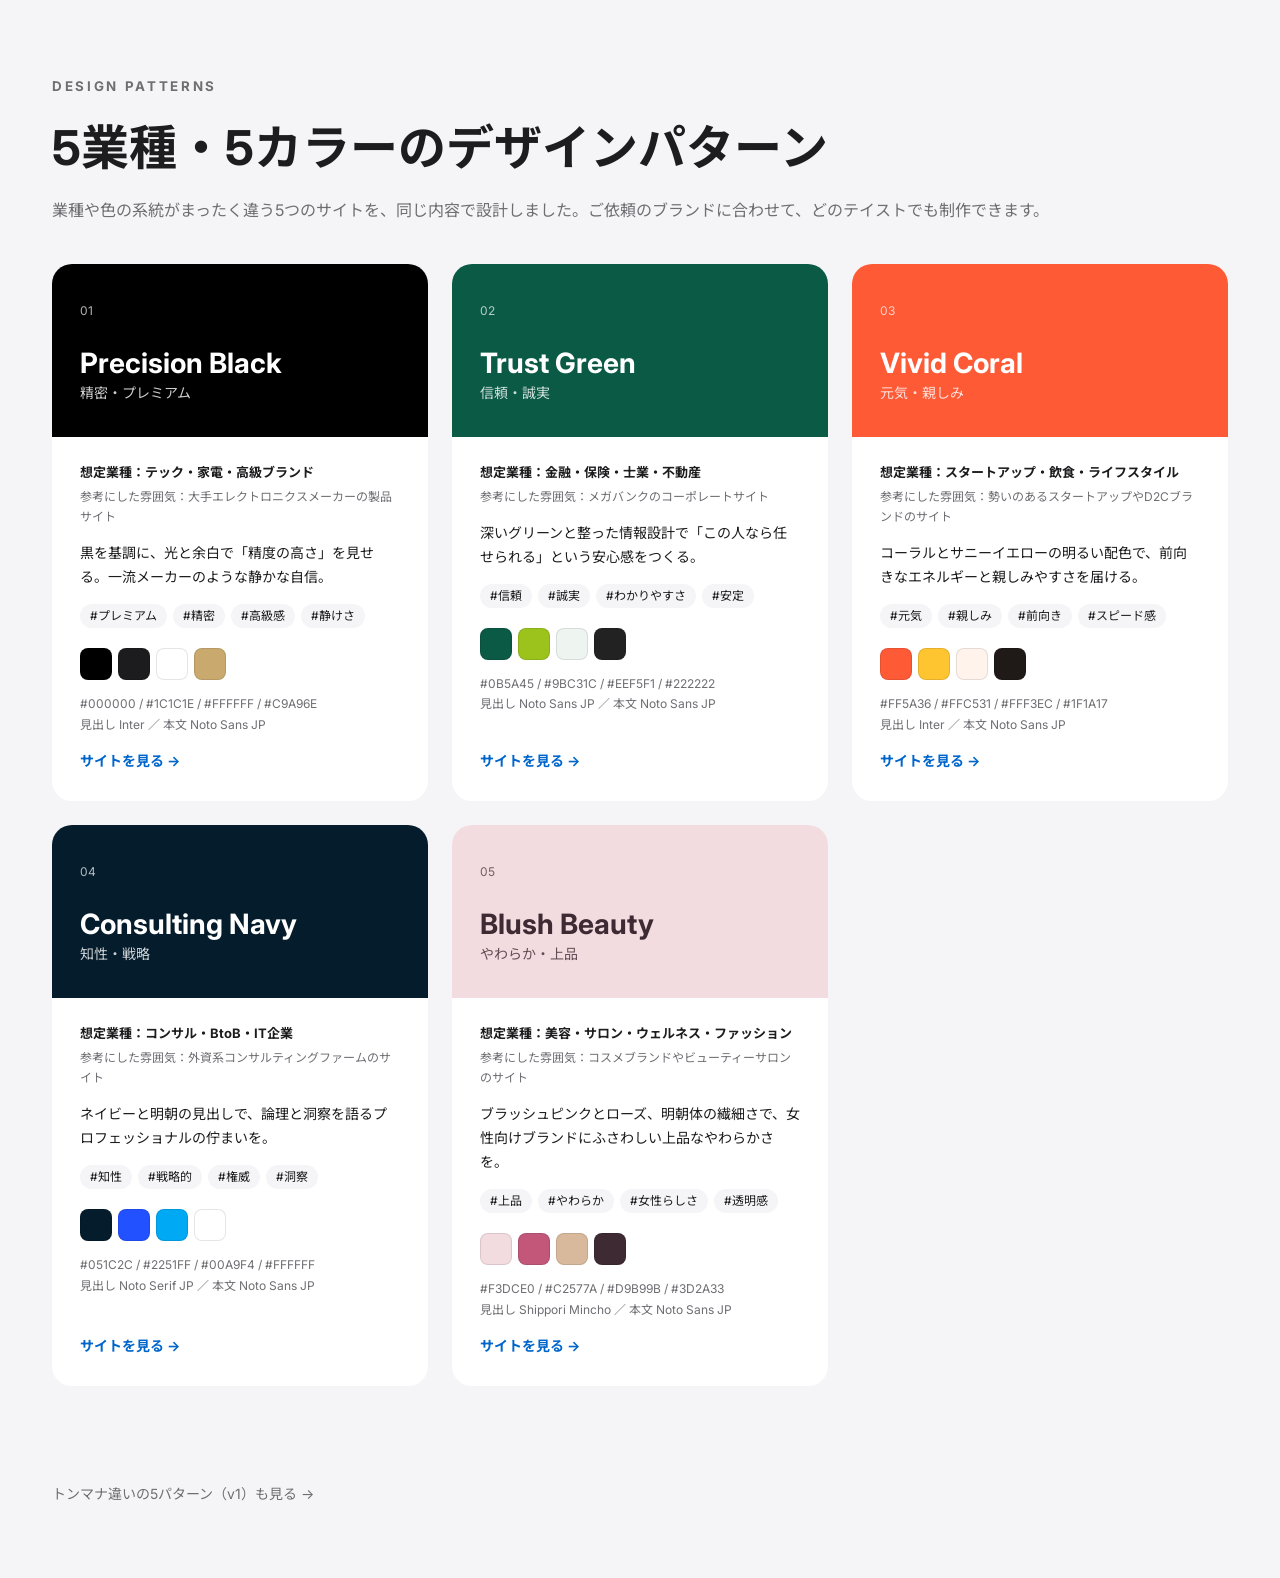
<file: index.html>
<!doctype html>
<html lang="ja"><head><meta charset="utf-8"><meta name="viewport" content="width=device-width,initial-scale=1">
<title>Portfolio Design Patterns</title>
<link href="https://fonts.googleapis.com/css2?family=Inter:wght@400;700&family=Noto+Sans+JP:wght@400;700&display=swap" rel="stylesheet">
<style>
*{box-sizing:border-box;margin:0;padding:0}a{color:inherit;text-decoration:none}
body{font-family:'Inter','Noto Sans JP',sans-serif;background:#f5f5f7;color:#1d1d1f;line-height:1.7}
header,main{max-width:1240px;margin:0 auto;padding:0 32px}
header{padding-top:72px;padding-bottom:40px}header small{letter-spacing:.2em;color:#6e6e73;font-weight:700}
header h1{font-size:clamp(30px,4vw,48px);margin:8px 0}header p{color:#6e6e73}
main{display:grid;grid-template-columns:repeat(auto-fill,minmax(360px,1fr));gap:24px;padding-bottom:96px}
.tm{background:#fff;border-radius:20px;overflow:hidden;display:flex;flex-direction:column;transition:transform .25s,box-shadow .25s}
.tm:hover{transform:translateY(-4px);box-shadow:0 20px 40px rgba(0,0,0,.08)}
.tm-head{padding:32px 28px;min-height:160px}.tm-head span{font-size:12px;opacity:.7}.tm-head h2{font-size:28px;line-height:1.2;margin-top:24px}.tm-head p{opacity:.8;font-size:14px}
.tm-body{padding:24px 28px 28px;display:flex;flex-direction:column;gap:14px;flex:1;font-size:14px}
.ind{font-weight:700;font-size:13px}.ref{font-size:12px;color:#6e6e73;margin-top:-10px}
.kw span{display:inline-block;background:#f5f5f7;border-radius:999px;padding:2px 10px;margin:0 6px 6px 0;font-size:12px}
.sw{display:flex;gap:6px}.chip{width:32px;height:32px;border-radius:8px;border:1px solid rgba(0,0,0,.1)}
.meta{font-size:12px;color:#6e6e73}footer{max-width:1240px;margin:0 auto;padding:0 32px 72px;font-size:14px;color:#6e6e73}footer a:hover{color:#0066cc}.go{margin-top:auto;font-weight:700;color:#0066cc}
@media (max-width:640px){header,main{padding-left:16px;padding-right:16px}main{grid-template-columns:1fr}}
</style></head><body>
<header><small>DESIGN PATTERNS</small><h1>5業種・5カラーのデザインパターン</h1><p>業種や色の系統がまったく違う5つのサイトを、同じ内容で設計しました。ご依頼のブランドに合わせて、どのテイストでも制作できます。</p></header>
<main><a class="tm" href="01-precision/">
<div class="tm-head" style="background:#000000;color:#FFFFFF"><span>01</span><h2>Precision Black</h2><p>精密・プレミアム</p></div>
<div class="tm-body"><p class="ind">想定業種：テック・家電・高級ブランド</p><p class="ref">参考にした雰囲気：大手エレクトロニクスメーカーの製品サイト</p><p>黒を基調に、光と余白で「精度の高さ」を見せる。一流メーカーのような静かな自信。</p>
<div class="kw"><span>#プレミアム</span><span>#精密</span><span>#高級感</span><span>#静けさ</span></div><div class="sw"><span class="chip" style="background:#000000" title="Black #000000"></span><span class="chip" style="background:#1C1C1E" title="Graphite #1C1C1E"></span><span class="chip" style="background:#FFFFFF" title="White #FFFFFF"></span><span class="chip" style="background:#C9A96E" title="Champagne #C9A96E"></span></div><p class="meta">#000000 / #1C1C1E / #FFFFFF / #C9A96E<br>見出し Inter ／ 本文 Noto Sans JP</p>
<span class="go">サイトを見る →</span></div></a><a class="tm" href="02-trust/">
<div class="tm-head" style="background:#0B5A45;color:#FFFFFF"><span>02</span><h2>Trust Green</h2><p>信頼・誠実</p></div>
<div class="tm-body"><p class="ind">想定業種：金融・保険・士業・不動産</p><p class="ref">参考にした雰囲気：メガバンクのコーポレートサイト</p><p>深いグリーンと整った情報設計で「この人なら任せられる」という安心感をつくる。</p>
<div class="kw"><span>#信頼</span><span>#誠実</span><span>#わかりやすさ</span><span>#安定</span></div><div class="sw"><span class="chip" style="background:#0B5A45" title="Deep Green #0B5A45"></span><span class="chip" style="background:#9BC31C" title="Fresh Green #9BC31C"></span><span class="chip" style="background:#EEF5F1" title="Mint #EEF5F1"></span><span class="chip" style="background:#222222" title="Ink #222222"></span></div><p class="meta">#0B5A45 / #9BC31C / #EEF5F1 / #222222<br>見出し Noto Sans JP ／ 本文 Noto Sans JP</p>
<span class="go">サイトを見る →</span></div></a><a class="tm" href="03-vivid/">
<div class="tm-head" style="background:#FF5A36;color:#FFFFFF"><span>03</span><h2>Vivid Coral</h2><p>元気・親しみ</p></div>
<div class="tm-body"><p class="ind">想定業種：スタートアップ・飲食・ライフスタイル</p><p class="ref">参考にした雰囲気：勢いのあるスタートアップやD2Cブランドのサイト</p><p>コーラルとサニーイエローの明るい配色で、前向きなエネルギーと親しみやすさを届ける。</p>
<div class="kw"><span>#元気</span><span>#親しみ</span><span>#前向き</span><span>#スピード感</span></div><div class="sw"><span class="chip" style="background:#FF5A36" title="Coral #FF5A36"></span><span class="chip" style="background:#FFC531" title="Sunny #FFC531"></span><span class="chip" style="background:#FFF3EC" title="Peach #FFF3EC"></span><span class="chip" style="background:#1F1A17" title="Cocoa #1F1A17"></span></div><p class="meta">#FF5A36 / #FFC531 / #FFF3EC / #1F1A17<br>見出し Inter ／ 本文 Noto Sans JP</p>
<span class="go">サイトを見る →</span></div></a><a class="tm" href="04-consulting/">
<div class="tm-head" style="background:#051C2C;color:#FFFFFF"><span>04</span><h2>Consulting Navy</h2><p>知性・戦略</p></div>
<div class="tm-body"><p class="ind">想定業種：コンサル・BtoB・IT企業</p><p class="ref">参考にした雰囲気：外資系コンサルティングファームのサイト</p><p>ネイビーと明朝の見出しで、論理と洞察を語るプロフェッショナルの佇まいを。</p>
<div class="kw"><span>#知性</span><span>#戦略的</span><span>#権威</span><span>#洞察</span></div><div class="sw"><span class="chip" style="background:#051C2C" title="Navy #051C2C"></span><span class="chip" style="background:#2251FF" title="Electric #2251FF"></span><span class="chip" style="background:#00A9F4" title="Cyan #00A9F4"></span><span class="chip" style="background:#FFFFFF" title="Paper #FFFFFF"></span></div><p class="meta">#051C2C / #2251FF / #00A9F4 / #FFFFFF<br>見出し Noto Serif JP ／ 本文 Noto Sans JP</p>
<span class="go">サイトを見る →</span></div></a><a class="tm" href="05-beauty/">
<div class="tm-head" style="background:#F3DCE0;color:#3D2A33"><span>05</span><h2>Blush Beauty</h2><p>やわらか・上品</p></div>
<div class="tm-body"><p class="ind">想定業種：美容・サロン・ウェルネス・ファッション</p><p class="ref">参考にした雰囲気：コスメブランドやビューティーサロンのサイト</p><p>ブラッシュピンクとローズ、明朝体の繊細さで、女性向けブランドにふさわしい上品なやわらかさを。</p>
<div class="kw"><span>#上品</span><span>#やわらか</span><span>#女性らしさ</span><span>#透明感</span></div><div class="sw"><span class="chip" style="background:#F3DCE0" title="Blush #F3DCE0"></span><span class="chip" style="background:#C2577A" title="Rose #C2577A"></span><span class="chip" style="background:#D9B99B" title="Champagne #D9B99B"></span><span class="chip" style="background:#3D2A33" title="Plum #3D2A33"></span></div><p class="meta">#F3DCE0 / #C2577A / #D9B99B / #3D2A33<br>見出し Shippori Mincho ／ 本文 Noto Sans JP</p>
<span class="go">サイトを見る →</span></div></a></main><footer><a href="v1/">トンマナ違いの5パターン（v1）も見る →</a></footer></body></html>
</file>
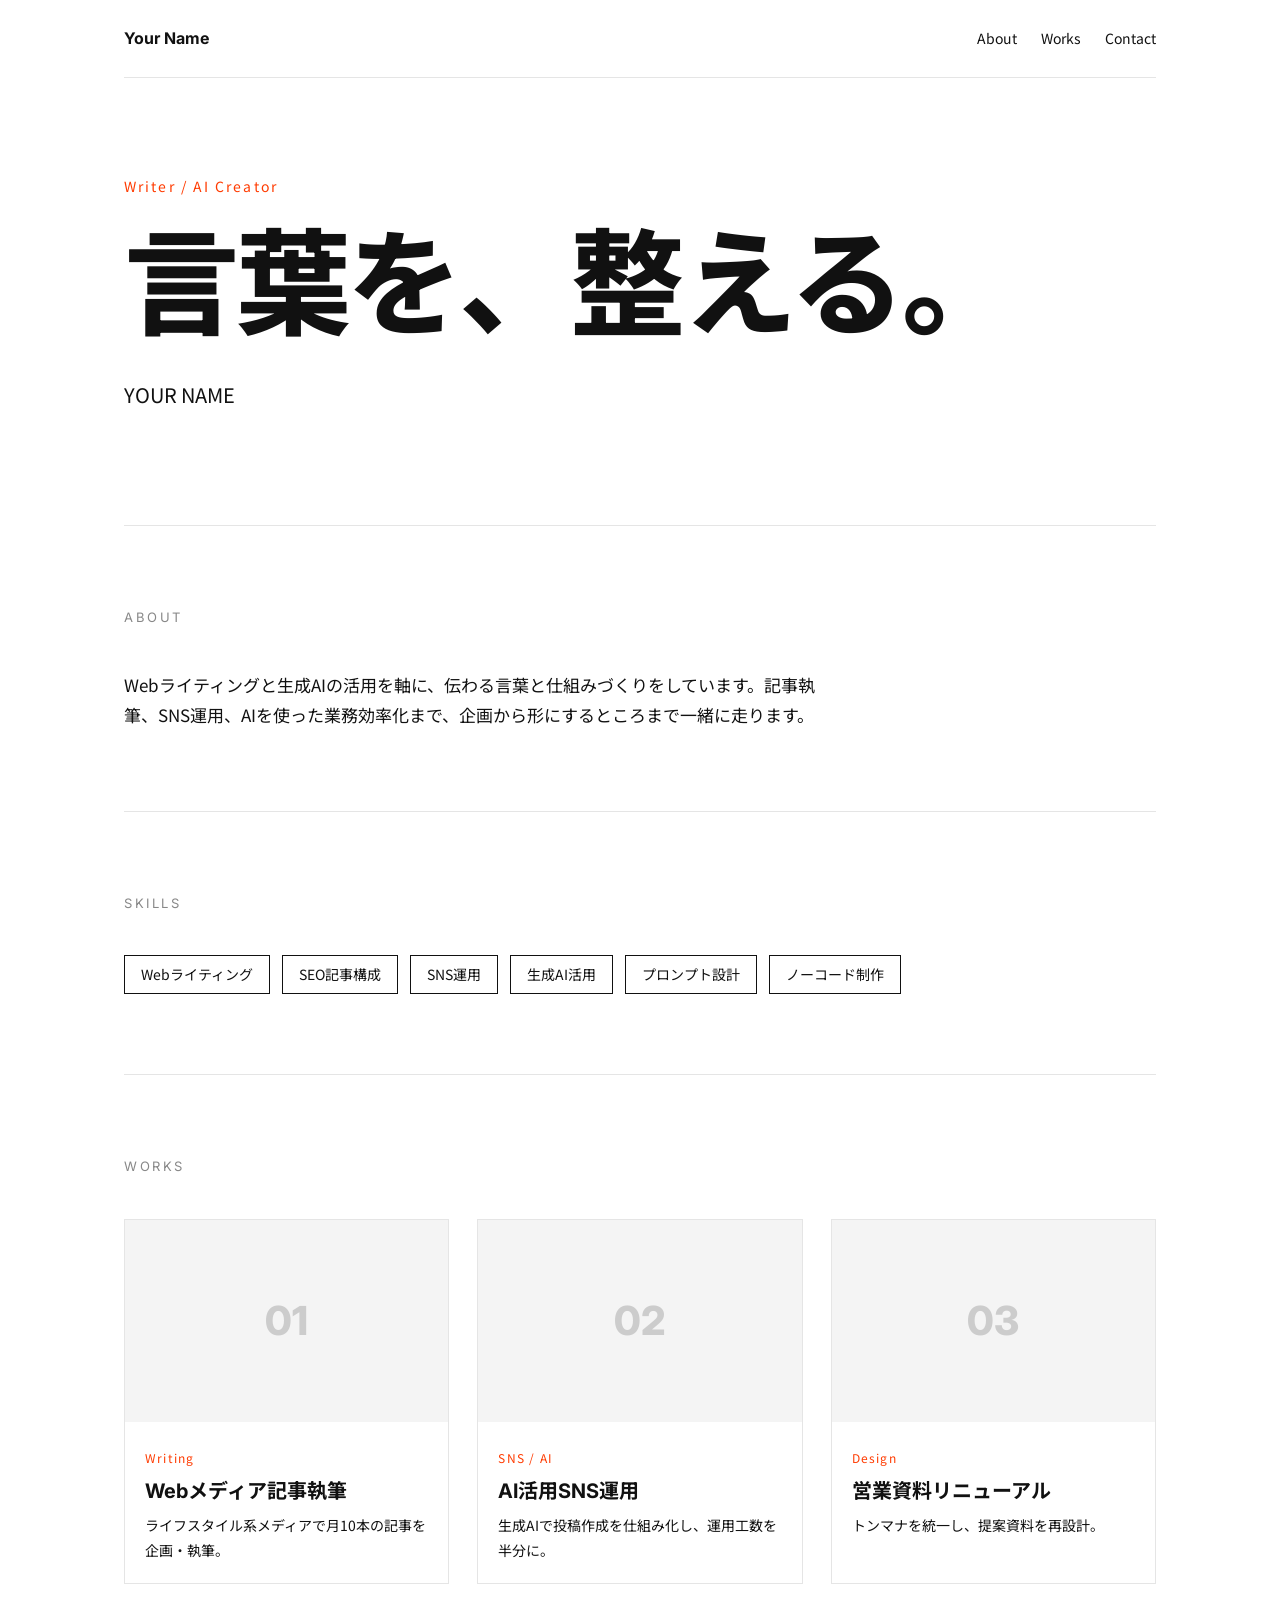
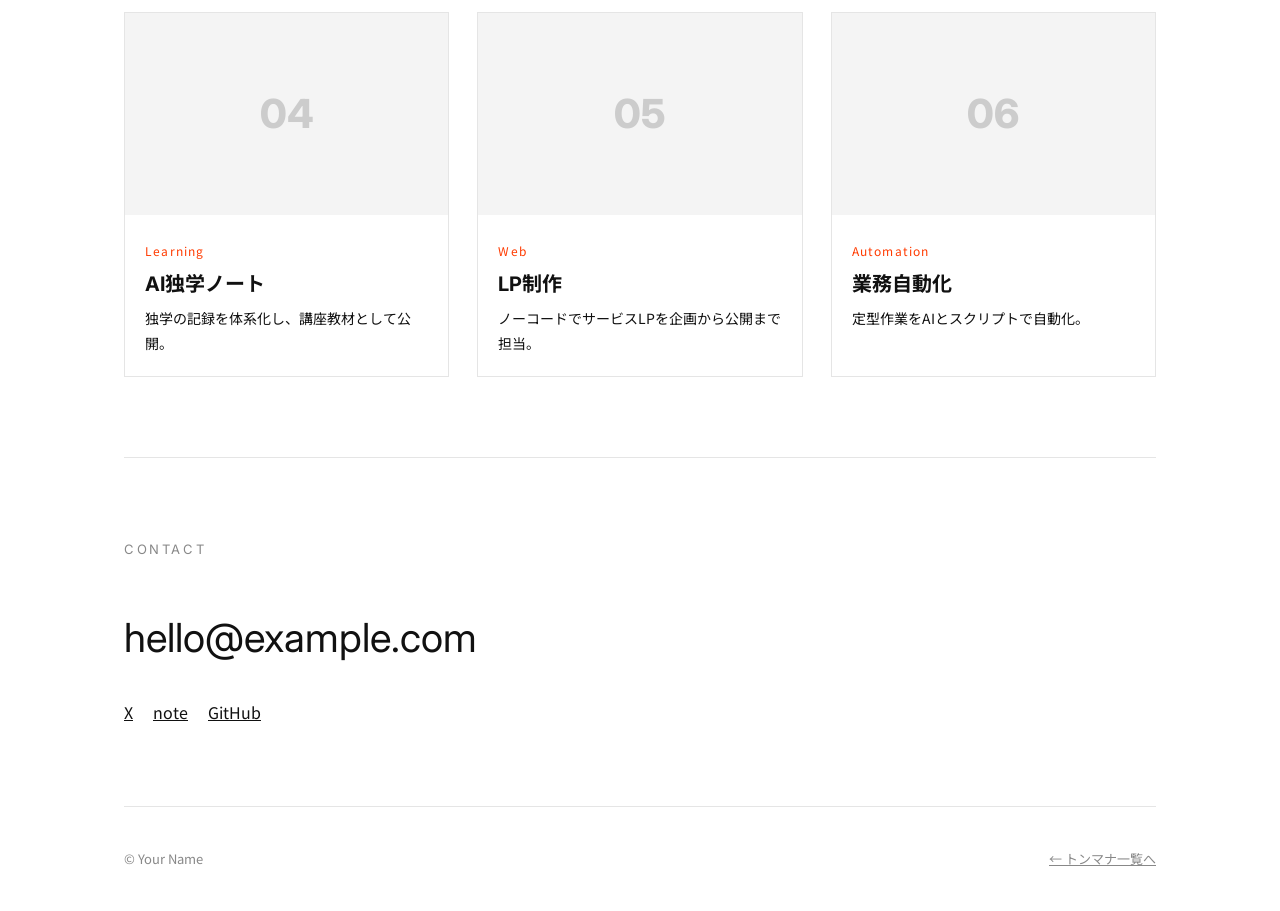
<file: 01-minimal/index.html>
<!doctype html>
<html lang="ja"><head><meta charset="utf-8"><meta name="viewport" content="width=device-width,initial-scale=1">
<title>YOUR NAME | Portfolio</title>
<link rel="preconnect" href="https://fonts.googleapis.com"><link rel="preconnect" href="https://fonts.gstatic.com" crossorigin>
<link href="https://fonts.googleapis.com/css2?family=Inter:wght@400;700;800&family=Noto+Sans+JP:wght@400;700&display=swap" rel="stylesheet">
<link rel="stylesheet" href="style.css"></head>
<body><div class="wrap">
<header class="nav"><a class="logo" href="#">Your Name</a>
<ul><li><a href="#about">About</a></li><li><a href="#works">Works</a></li><li><a href="#contact">Contact</a></li></ul></header>
<section class="hero"><div><p class="role">Writer / AI Creator</p><h1>言葉を、整える。</h1><p class="catch">YOUR NAME</p></div><span class="vol">PORTFOLIO — VOL.01</span></section>
<section class="sec about" id="about"><h2 class="sec-title" data-no="01">About</h2><p>Webライティングと生成AIの活用を軸に、伝わる言葉と仕組みづくりをしています。記事執筆、SNS運用、AIを使った業務効率化まで、企画から形にするところまで一緒に走ります。</p></section>
<section class="sec"><h2 class="sec-title" data-no="02">Skills</h2><ul class="skills"><li>Webライティング</li><li>SEO記事構成</li><li>SNS運用</li><li>生成AI活用</li><li>プロンプト設計</li><li>ノーコード制作</li></ul></section>
<section class="sec" id="works"><h2 class="sec-title" data-no="03">Works</h2><div class="works"><article class="card"><div class="thumb">01</div><div class="card-body"><span class="tag">Writing</span><h3>Webメディア記事執筆</h3><p>ライフスタイル系メディアで月10本の記事を企画・執筆。</p></div></article><article class="card"><div class="thumb">02</div><div class="card-body"><span class="tag">SNS / AI</span><h3>AI活用SNS運用</h3><p>生成AIで投稿作成を仕組み化し、運用工数を半分に。</p></div></article><article class="card"><div class="thumb">03</div><div class="card-body"><span class="tag">Design</span><h3>営業資料リニューアル</h3><p>トンマナを統一し、提案資料を再設計。</p></div></article><article class="card"><div class="thumb">04</div><div class="card-body"><span class="tag">Learning</span><h3>AI独学ノート</h3><p>独学の記録を体系化し、講座教材として公開。</p></div></article><article class="card"><div class="thumb">05</div><div class="card-body"><span class="tag">Web</span><h3>LP制作</h3><p>ノーコードでサービスLPを企画から公開まで担当。</p></div></article><article class="card"><div class="thumb">06</div><div class="card-body"><span class="tag">Automation</span><h3>業務自動化</h3><p>定型作業をAIとスクリプトで自動化。</p></div></article></div></section>
<section class="sec contact" id="contact"><h2 class="sec-title" data-no="04">Contact</h2><a class="mail" href="mailto:hello@example.com">hello@example.com</a><ul class="links"><li><a href="#">X</a></li><li><a href="#">note</a></li><li><a href="#">GitHub</a></li></ul></section>
<footer><span>© Your Name</span><a href="../">← トンマナ一覧へ</a></footer>
</div></body></html>
</file>
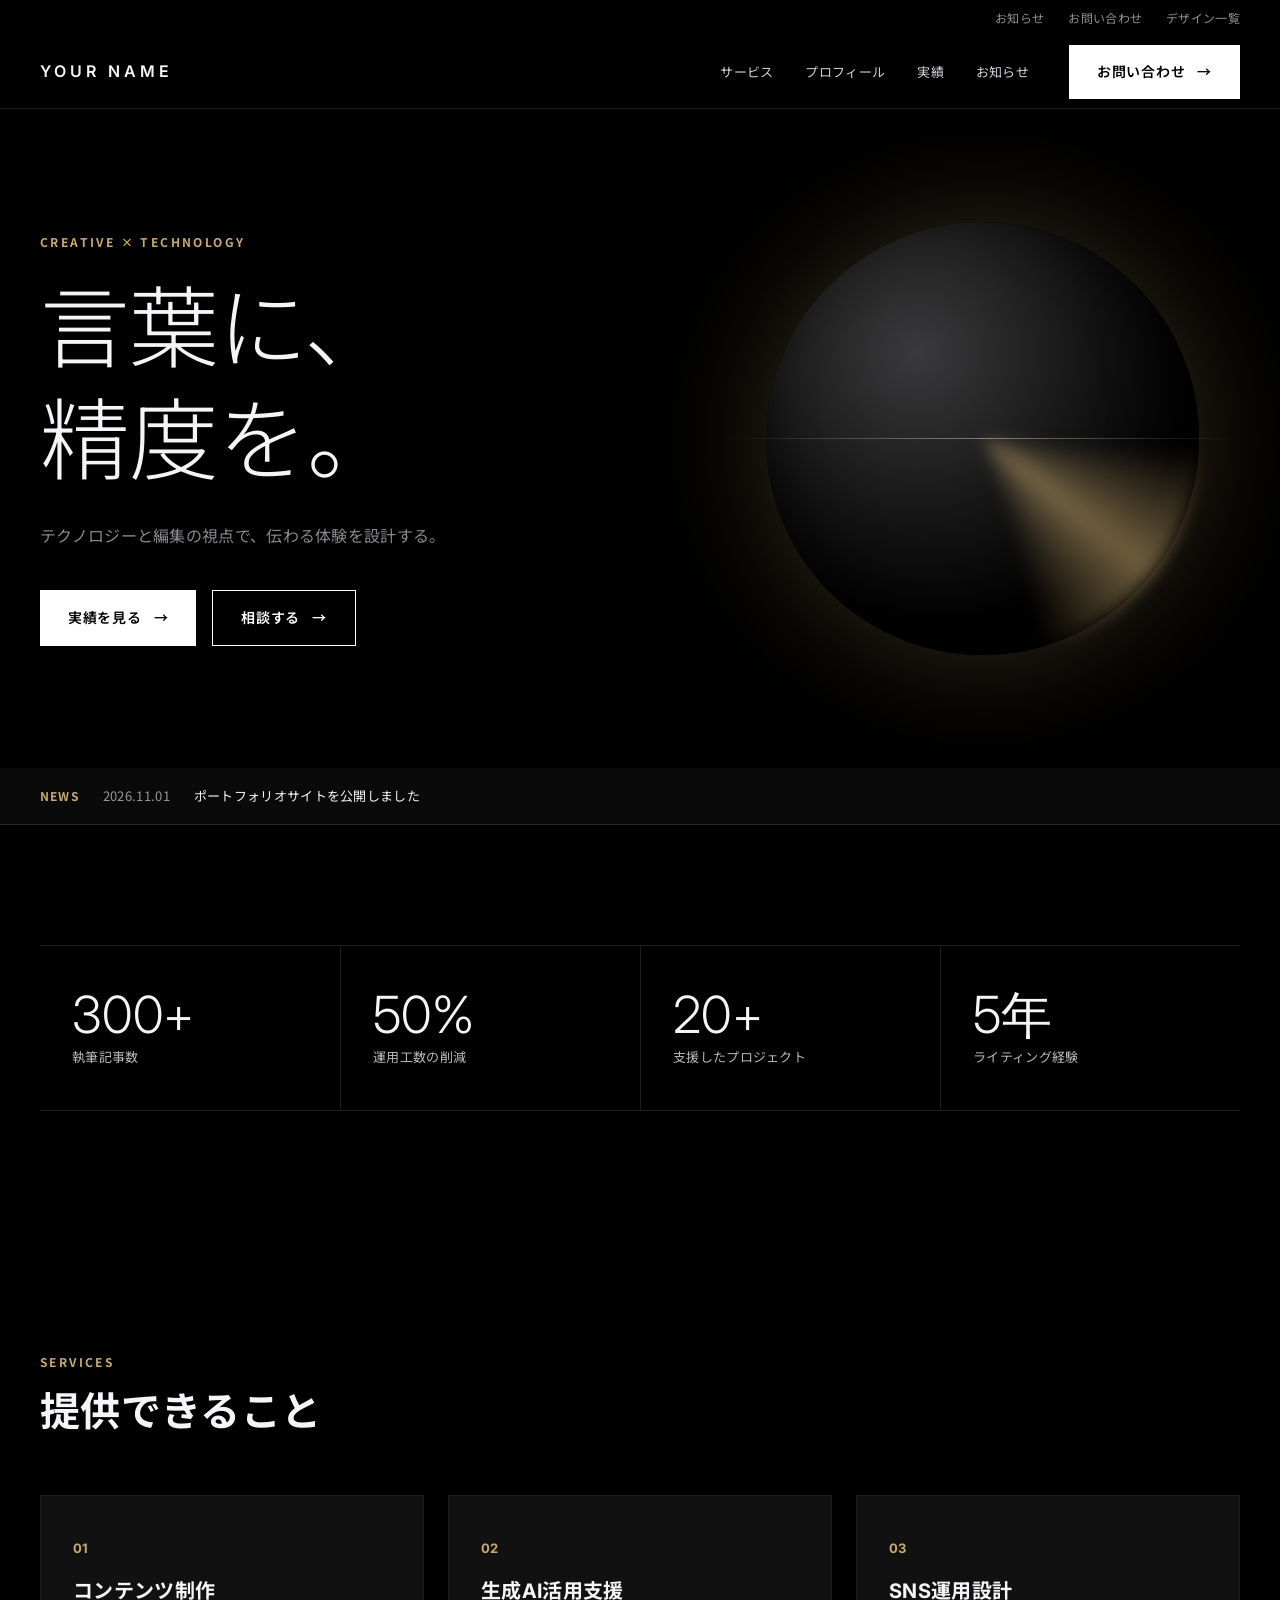
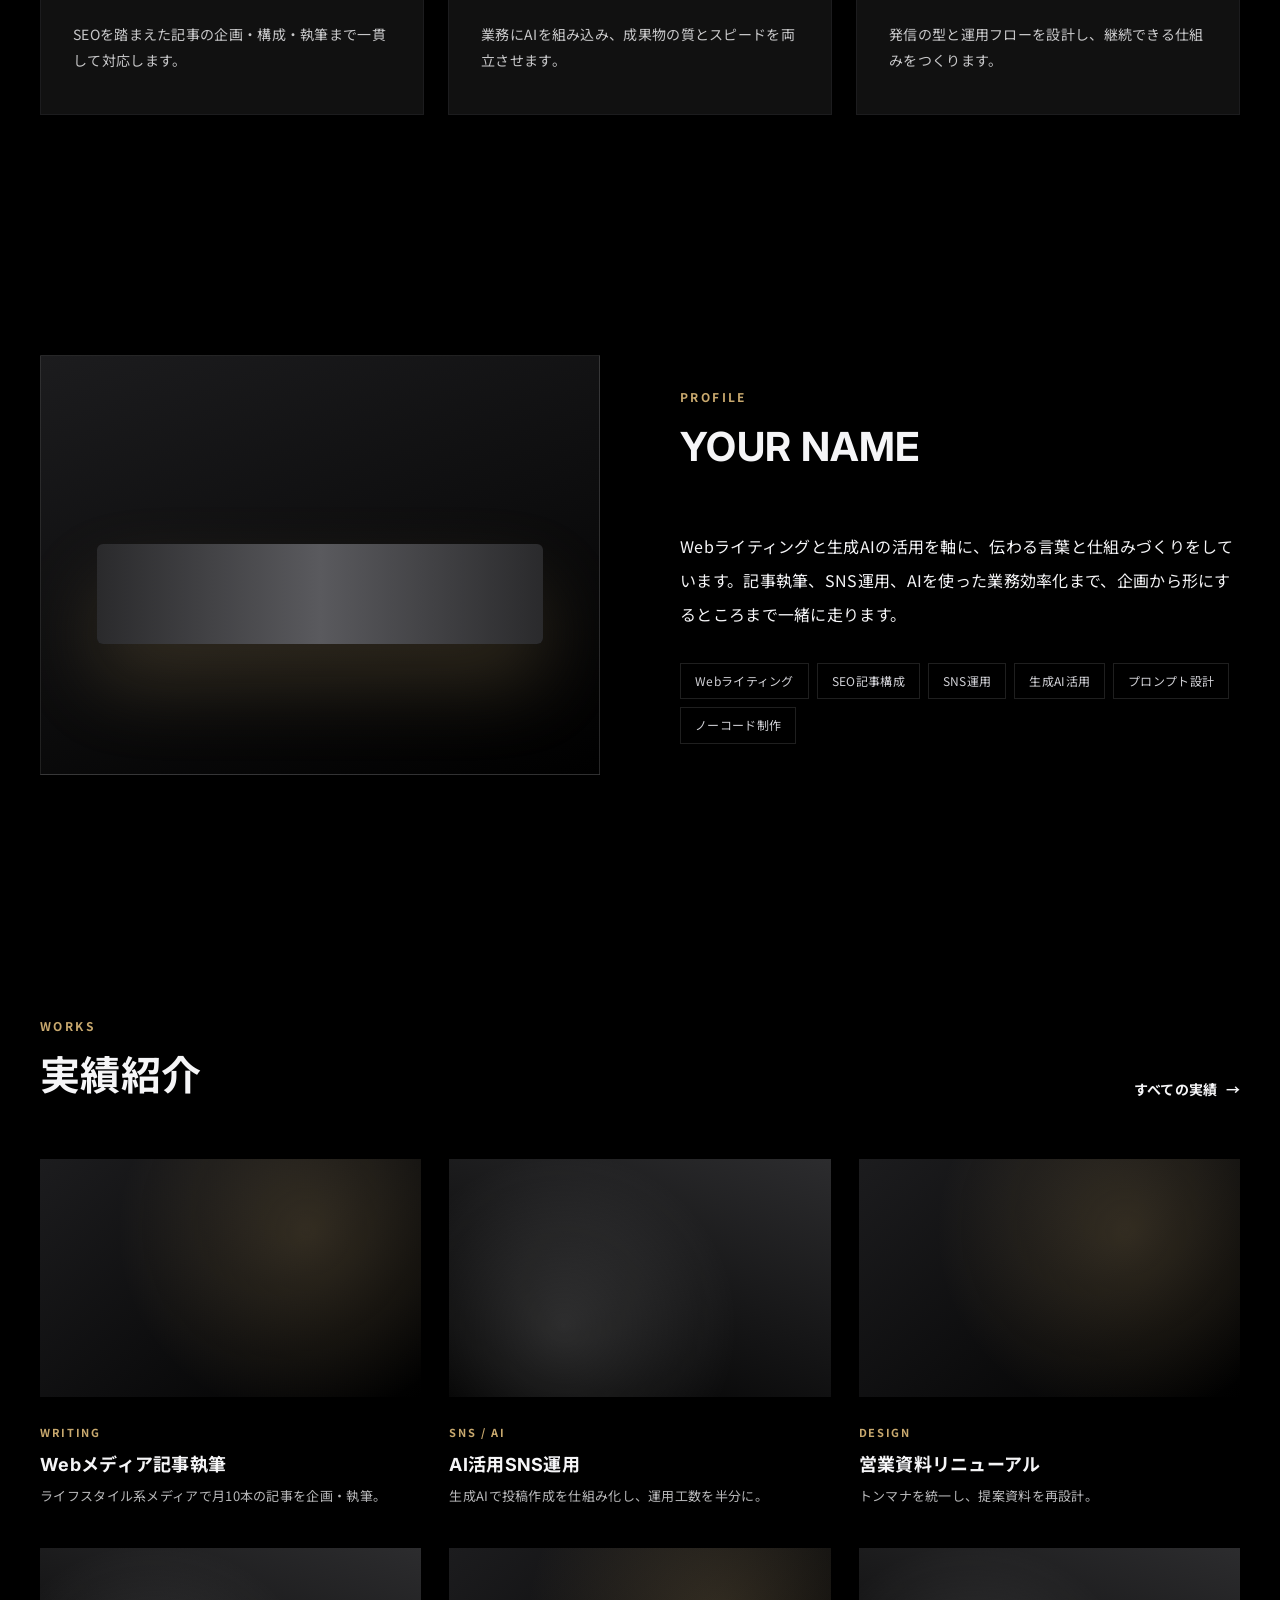
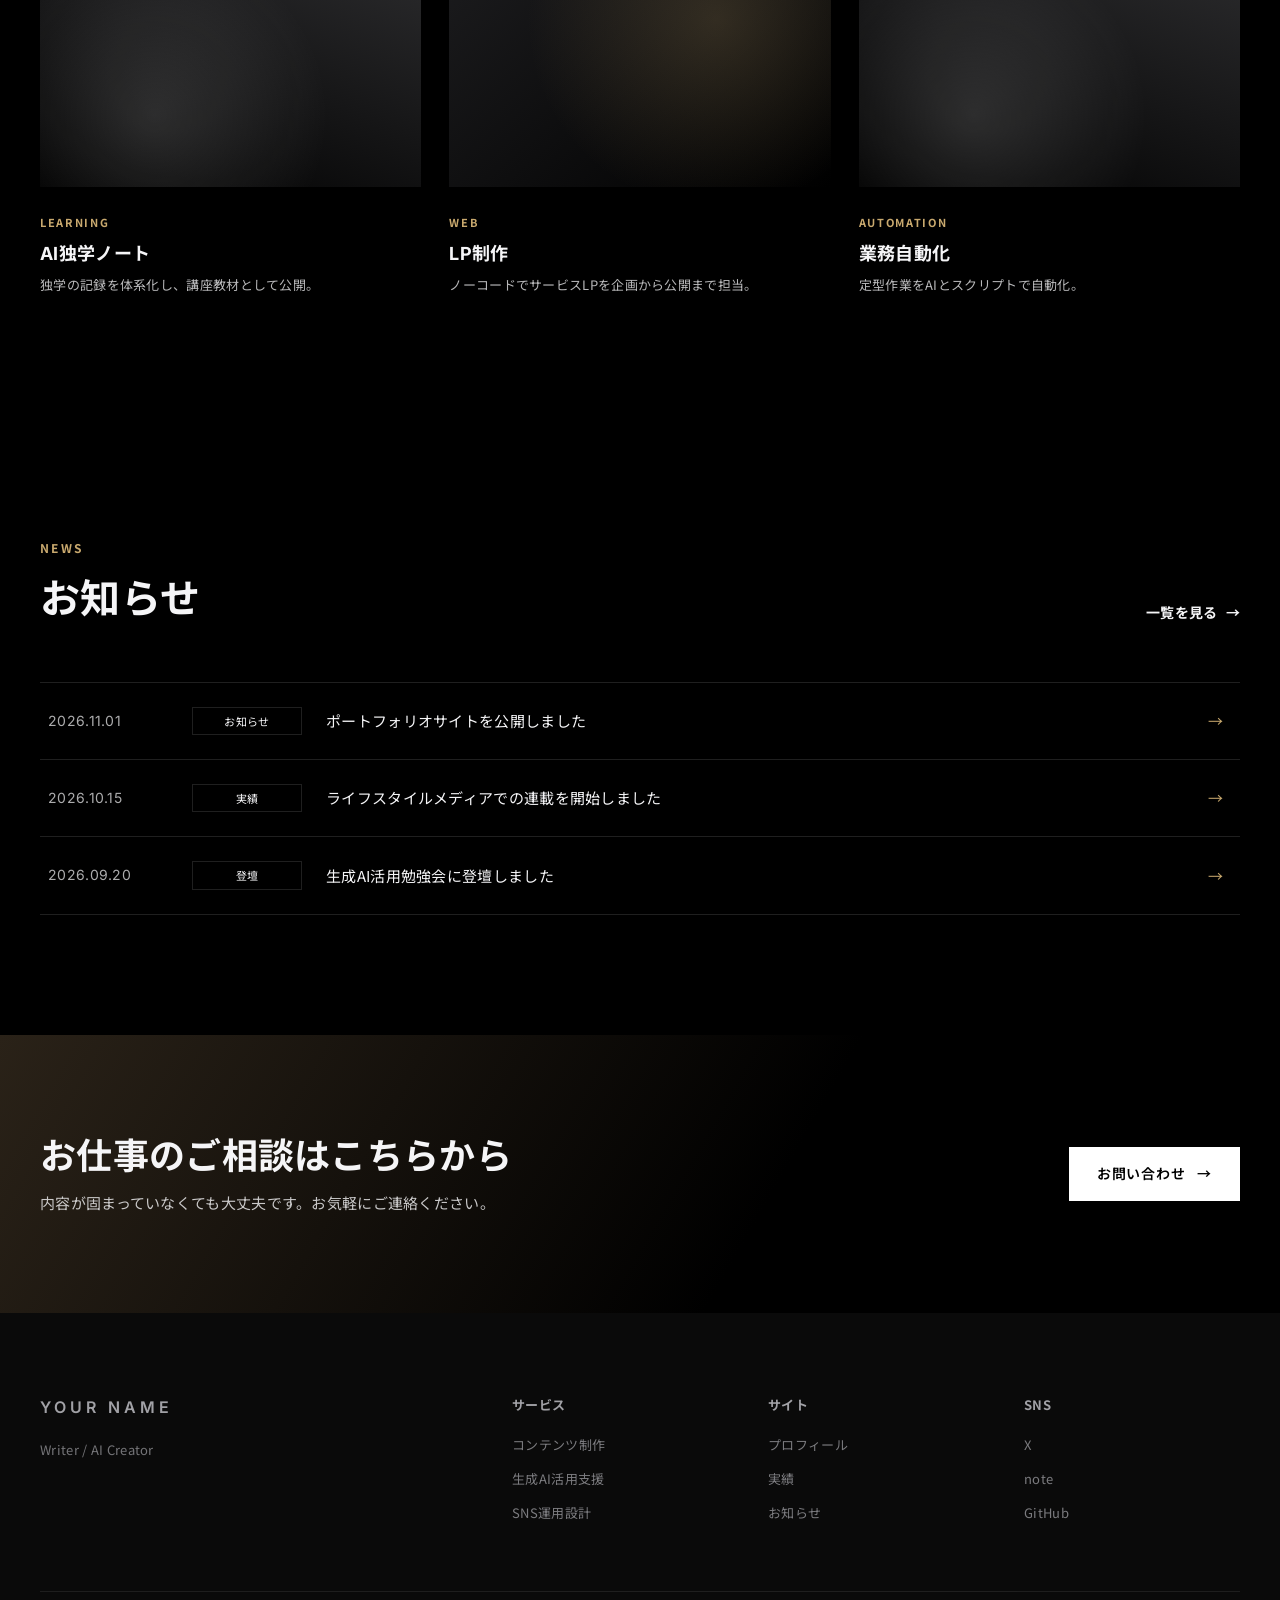
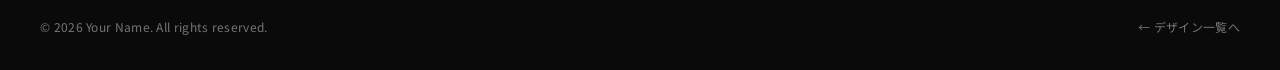
<file: 01-precision/index.html>
<!doctype html>
<html lang="ja"><head><meta charset="utf-8"><meta name="viewport" content="width=device-width,initial-scale=1">
<title>Your Name | Portfolio</title>
<meta name="description" content="Webライティングと生成AIの活用を軸に、伝わる言葉と仕組みづくりをしています。記事執筆、SNS運用、AIを使った業務効率化まで、企画から形にするところまで一緒に走ります。">
<link rel="preconnect" href="https://fonts.googleapis.com"><link rel="preconnect" href="https://fonts.gstatic.com" crossorigin>
<link href="https://fonts.googleapis.com/css2?family=Inter:wght@300;400;600;700&family=Noto+Sans+JP:wght@300;400;700&display=swap" rel="stylesheet">
<link rel="stylesheet" href="style.css"></head>
<body>
<div class="util"><div class="wrap"><a href="#news">お知らせ</a><a href="#contact">お問い合わせ</a><a href="../">デザイン一覧</a></div></div>
<header class="gh"><div class="wrap"><a class="logo" href="#"><i></i>Your Name</a>
<nav class="gnav"><a href="#services">サービス</a><a href="#about">プロフィール</a><a href="#works">実績</a><a href="#news">お知らせ</a></nav>
<a class="btn btn-primary" href="#contact">お問い合わせ</a></div></header>
<section class="hero"><div class="wrap"><div><p class="eyebrow">CREATIVE × TECHNOLOGY</p><h1>言葉に、
精度を。</h1>
<p class="lead">テクノロジーと編集の視点で、伝わる体験を設計する。</p><div class="cta"><a class="btn btn-primary" href="#works">実績を見る</a><a class="btn btn-ghost" href="#contact">相談する</a></div></div>
<div class="visual" aria-hidden="true"><span></span><span></span><span></span></div></div></section>
<div class="notice"><div class="wrap"><b>NEWS</b><time>2026.11.01</time><a href="#news">ポートフォリオサイトを公開しました</a></div></div>
<section class="sec"><div class="wrap"><div class="stats"><div class="stat reveal"><b>300+</b><span>執筆記事数</span></div><div class="stat reveal"><b>50%</b><span>運用工数の削減</span></div><div class="stat reveal"><b>20+</b><span>支援したプロジェクト</span></div><div class="stat reveal"><b>5年</b><span>ライティング経験</span></div></div></div></section>
<section class="sec" id="services"><div class="wrap"><div class="sec-head"><div><span class="en">SERVICES</span><h2>提供できること</h2></div></div><div class="services"><article class="svc reveal"><span class="no">01</span><h3>コンテンツ制作</h3><p>SEOを踏まえた記事の企画・構成・執筆まで一貫して対応します。</p></article><article class="svc reveal"><span class="no">02</span><h3>生成AI活用支援</h3><p>業務にAIを組み込み、成果物の質とスピードを両立させます。</p></article><article class="svc reveal"><span class="no">03</span><h3>SNS運用設計</h3><p>発信の型と運用フローを設計し、継続できる仕組みをつくります。</p></article></div></div></section>
<section class="sec about" id="about"><div class="wrap"><div class="about-vis reveal" aria-hidden="true"></div><div class="reveal">
<div class="sec-head"><div><span class="en">PROFILE</span><h2>YOUR NAME</h2></div></div><p>Webライティングと生成AIの活用を軸に、伝わる言葉と仕組みづくりをしています。記事執筆、SNS運用、AIを使った業務効率化まで、企画から形にするところまで一緒に走ります。</p><ul class="skills"><li>Webライティング</li><li>SEO記事構成</li><li>SNS運用</li><li>生成AI活用</li><li>プロンプト設計</li><li>ノーコード制作</li></ul></div></div></section>
<section class="sec" id="works"><div class="wrap"><div class="sec-head"><div><span class="en">WORKS</span><h2>実績紹介</h2></div><a class="more" href="#">すべての実績</a></div><div class="works"><a class="work reveal" href="#"><div class="thumb"></div><span class="tag">WRITING</span><h3>Webメディア記事執筆</h3><p>ライフスタイル系メディアで月10本の記事を企画・執筆。</p></a><a class="work reveal" href="#"><div class="thumb"></div><span class="tag">SNS / AI</span><h3>AI活用SNS運用</h3><p>生成AIで投稿作成を仕組み化し、運用工数を半分に。</p></a><a class="work reveal" href="#"><div class="thumb"></div><span class="tag">DESIGN</span><h3>営業資料リニューアル</h3><p>トンマナを統一し、提案資料を再設計。</p></a><a class="work reveal" href="#"><div class="thumb"></div><span class="tag">LEARNING</span><h3>AI独学ノート</h3><p>独学の記録を体系化し、講座教材として公開。</p></a><a class="work reveal" href="#"><div class="thumb"></div><span class="tag">WEB</span><h3>LP制作</h3><p>ノーコードでサービスLPを企画から公開まで担当。</p></a><a class="work reveal" href="#"><div class="thumb"></div><span class="tag">AUTOMATION</span><h3>業務自動化</h3><p>定型作業をAIとスクリプトで自動化。</p></a></div></div></section>
<section class="sec" id="news"><div class="wrap"><div class="sec-head"><div><span class="en">NEWS</span><h2>お知らせ</h2></div><a class="more" href="#">一覧を見る</a></div><ul class="news"><li><a href="#"><time>2026.11.01</time><span class="cat">お知らせ</span><span>ポートフォリオサイトを公開しました</span></a></li><li><a href="#"><time>2026.10.15</time><span class="cat">実績</span><span>ライフスタイルメディアでの連載を開始しました</span></a></li><li><a href="#"><time>2026.09.20</time><span class="cat">登壇</span><span>生成AI活用勉強会に登壇しました</span></a></li></ul></div></section>
<section class="ctaband" id="contact"><div class="wrap"><div><h2>お仕事のご相談はこちらから</h2><p>内容が固まっていなくても大丈夫です。お気軽にご連絡ください。</p></div>
<a class="btn btn-primary" href="mailto:hello@example.com">お問い合わせ</a></div></section>
<footer class="gf"><div class="wrap"><div class="cols"><div><a class="logo" href="#"><i></i>Your Name</a><p style="margin-top:16px;opacity:.7">Writer / AI Creator</p></div>
<div><h4>サービス</h4><ul><li><a href="#services">コンテンツ制作</a></li><li><a href="#services">生成AI活用支援</a></li><li><a href="#services">SNS運用設計</a></li></ul></div>
<div><h4>サイト</h4><ul><li><a href="#about">プロフィール</a></li><li><a href="#works">実績</a></li><li><a href="#news">お知らせ</a></li></ul></div>
<div><h4>SNS</h4><ul><li><a href="#">X</a></li><li><a href="#">note</a></li><li><a href="#">GitHub</a></li></ul></div></div>
<div class="copy"><span>© 2026 Your Name. All rights reserved.</span><a href="../">← デザイン一覧へ</a></div></div></footer>
<script>
const io=new IntersectionObserver(es=>es.forEach(x=>{if(x.isIntersecting){x.target.classList.add('in');io.unobserve(x.target)}}),{threshold:.15});
document.querySelectorAll('.reveal').forEach(el=>io.observe(el));
</script>
</body></html>
</file>
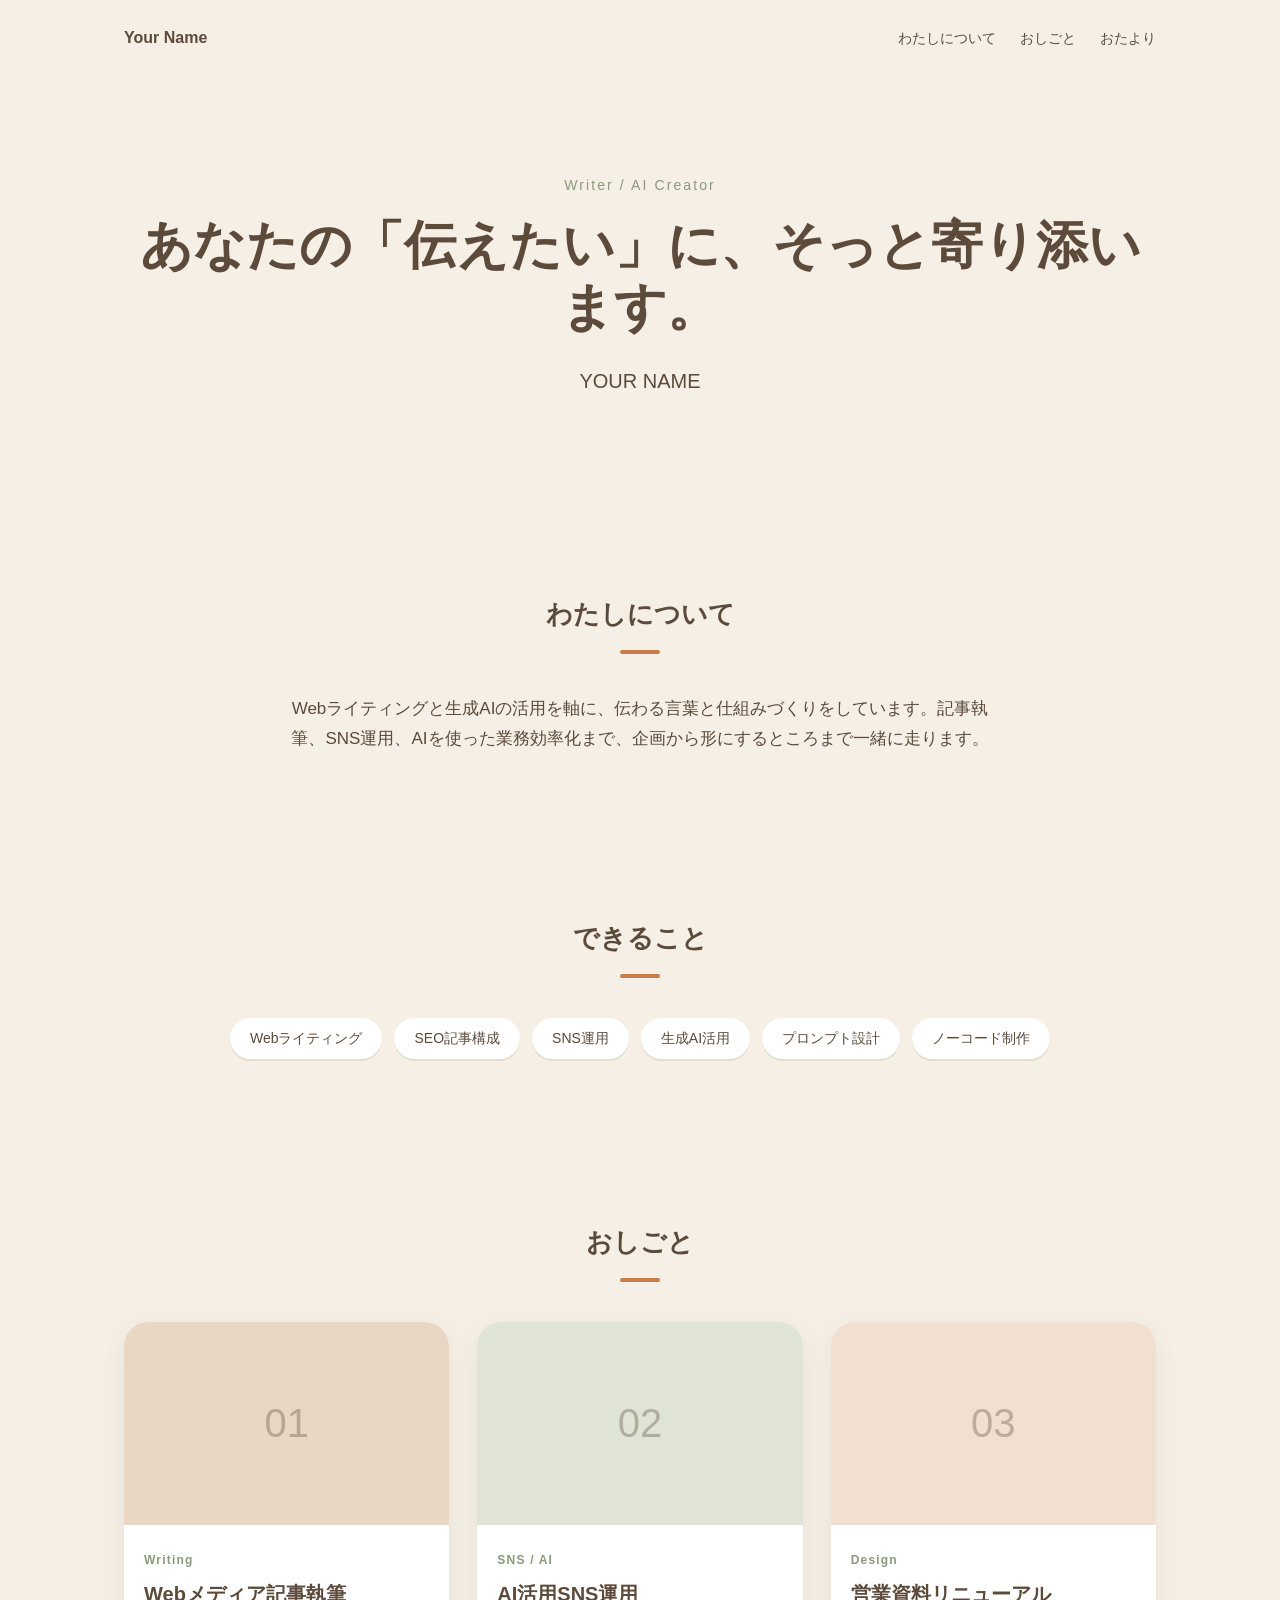
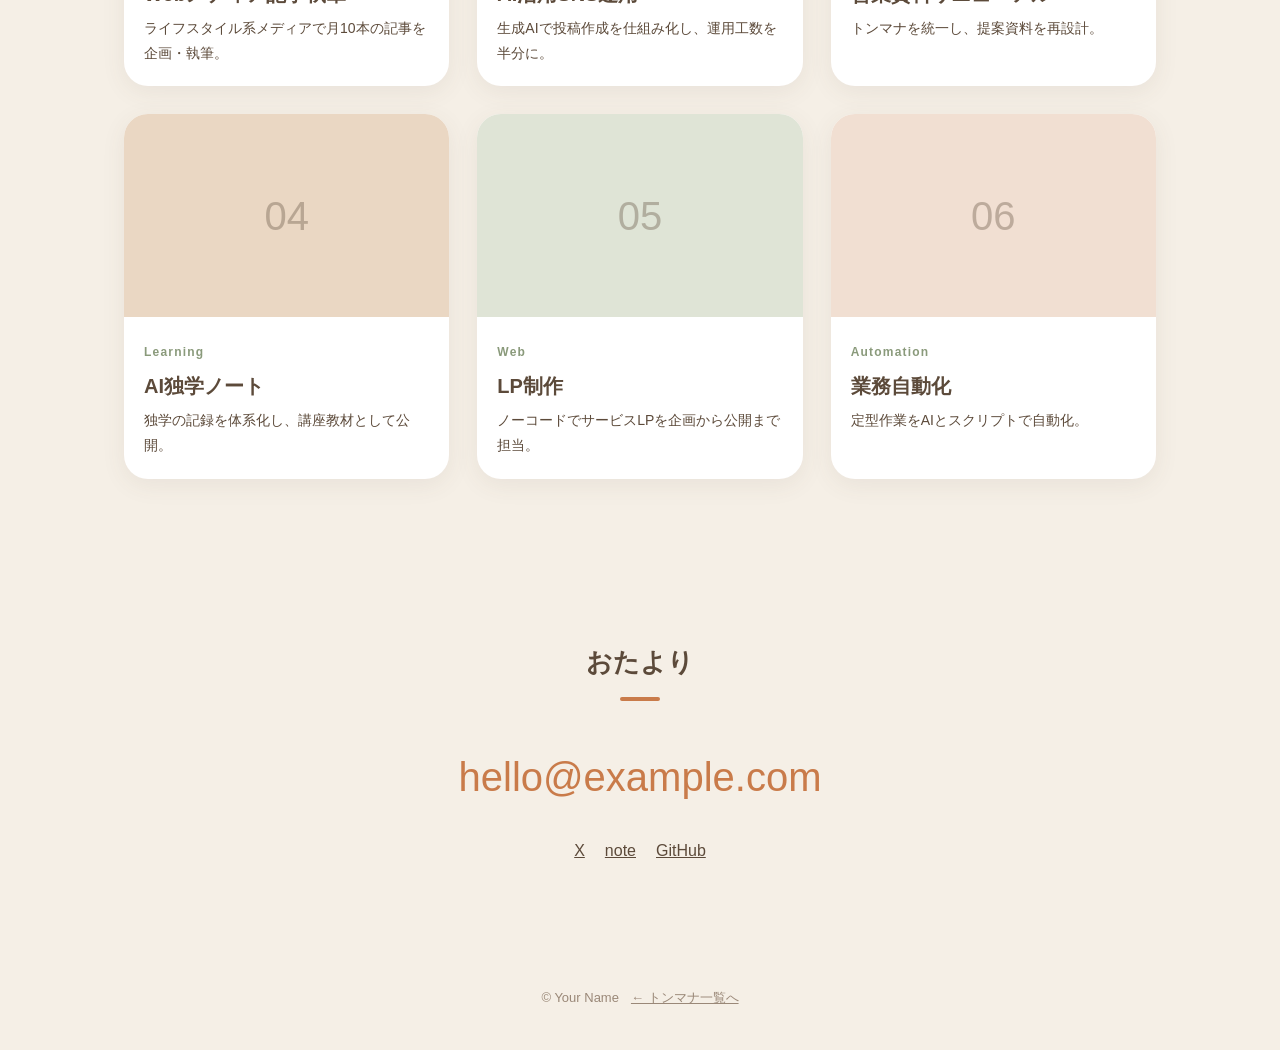
<file: 02-natural/index.html>
<!doctype html>
<html lang="ja"><head><meta charset="utf-8"><meta name="viewport" content="width=device-width,initial-scale=1">
<title>YOUR NAME | Portfolio</title>
<link rel="preconnect" href="https://fonts.googleapis.com"><link rel="preconnect" href="https://fonts.gstatic.com" crossorigin>
<link href="https://fonts.googleapis.com/css2?family=Zen+Maru+Gothic:wght@400;500;700&display=swap" rel="stylesheet">
<link rel="stylesheet" href="style.css"></head>
<body><div class="wrap">
<header class="nav"><a class="logo" href="#">Your Name</a>
<ul><li><a href="#about">わたしについて</a></li><li><a href="#works">おしごと</a></li><li><a href="#contact">おたより</a></li></ul></header>
<section class="hero"><div><p class="role">Writer / AI Creator</p><h1>あなたの「伝えたい」に、そっと寄り添います。</h1><p class="catch">YOUR NAME</p></div><span class="vol">PORTFOLIO — VOL.01</span></section>
<section class="sec about" id="about"><h2 class="sec-title" data-no="01">わたしについて</h2><p>Webライティングと生成AIの活用を軸に、伝わる言葉と仕組みづくりをしています。記事執筆、SNS運用、AIを使った業務効率化まで、企画から形にするところまで一緒に走ります。</p></section>
<section class="sec"><h2 class="sec-title" data-no="02">できること</h2><ul class="skills"><li>Webライティング</li><li>SEO記事構成</li><li>SNS運用</li><li>生成AI活用</li><li>プロンプト設計</li><li>ノーコード制作</li></ul></section>
<section class="sec" id="works"><h2 class="sec-title" data-no="03">おしごと</h2><div class="works"><article class="card"><div class="thumb">01</div><div class="card-body"><span class="tag">Writing</span><h3>Webメディア記事執筆</h3><p>ライフスタイル系メディアで月10本の記事を企画・執筆。</p></div></article><article class="card"><div class="thumb">02</div><div class="card-body"><span class="tag">SNS / AI</span><h3>AI活用SNS運用</h3><p>生成AIで投稿作成を仕組み化し、運用工数を半分に。</p></div></article><article class="card"><div class="thumb">03</div><div class="card-body"><span class="tag">Design</span><h3>営業資料リニューアル</h3><p>トンマナを統一し、提案資料を再設計。</p></div></article><article class="card"><div class="thumb">04</div><div class="card-body"><span class="tag">Learning</span><h3>AI独学ノート</h3><p>独学の記録を体系化し、講座教材として公開。</p></div></article><article class="card"><div class="thumb">05</div><div class="card-body"><span class="tag">Web</span><h3>LP制作</h3><p>ノーコードでサービスLPを企画から公開まで担当。</p></div></article><article class="card"><div class="thumb">06</div><div class="card-body"><span class="tag">Automation</span><h3>業務自動化</h3><p>定型作業をAIとスクリプトで自動化。</p></div></article></div></section>
<section class="sec contact" id="contact"><h2 class="sec-title" data-no="04">おたより</h2><a class="mail" href="mailto:hello@example.com">hello@example.com</a><ul class="links"><li><a href="#">X</a></li><li><a href="#">note</a></li><li><a href="#">GitHub</a></li></ul></section>
<footer><span>© Your Name</span><a href="../">← トンマナ一覧へ</a></footer>
</div></body></html>
</file>
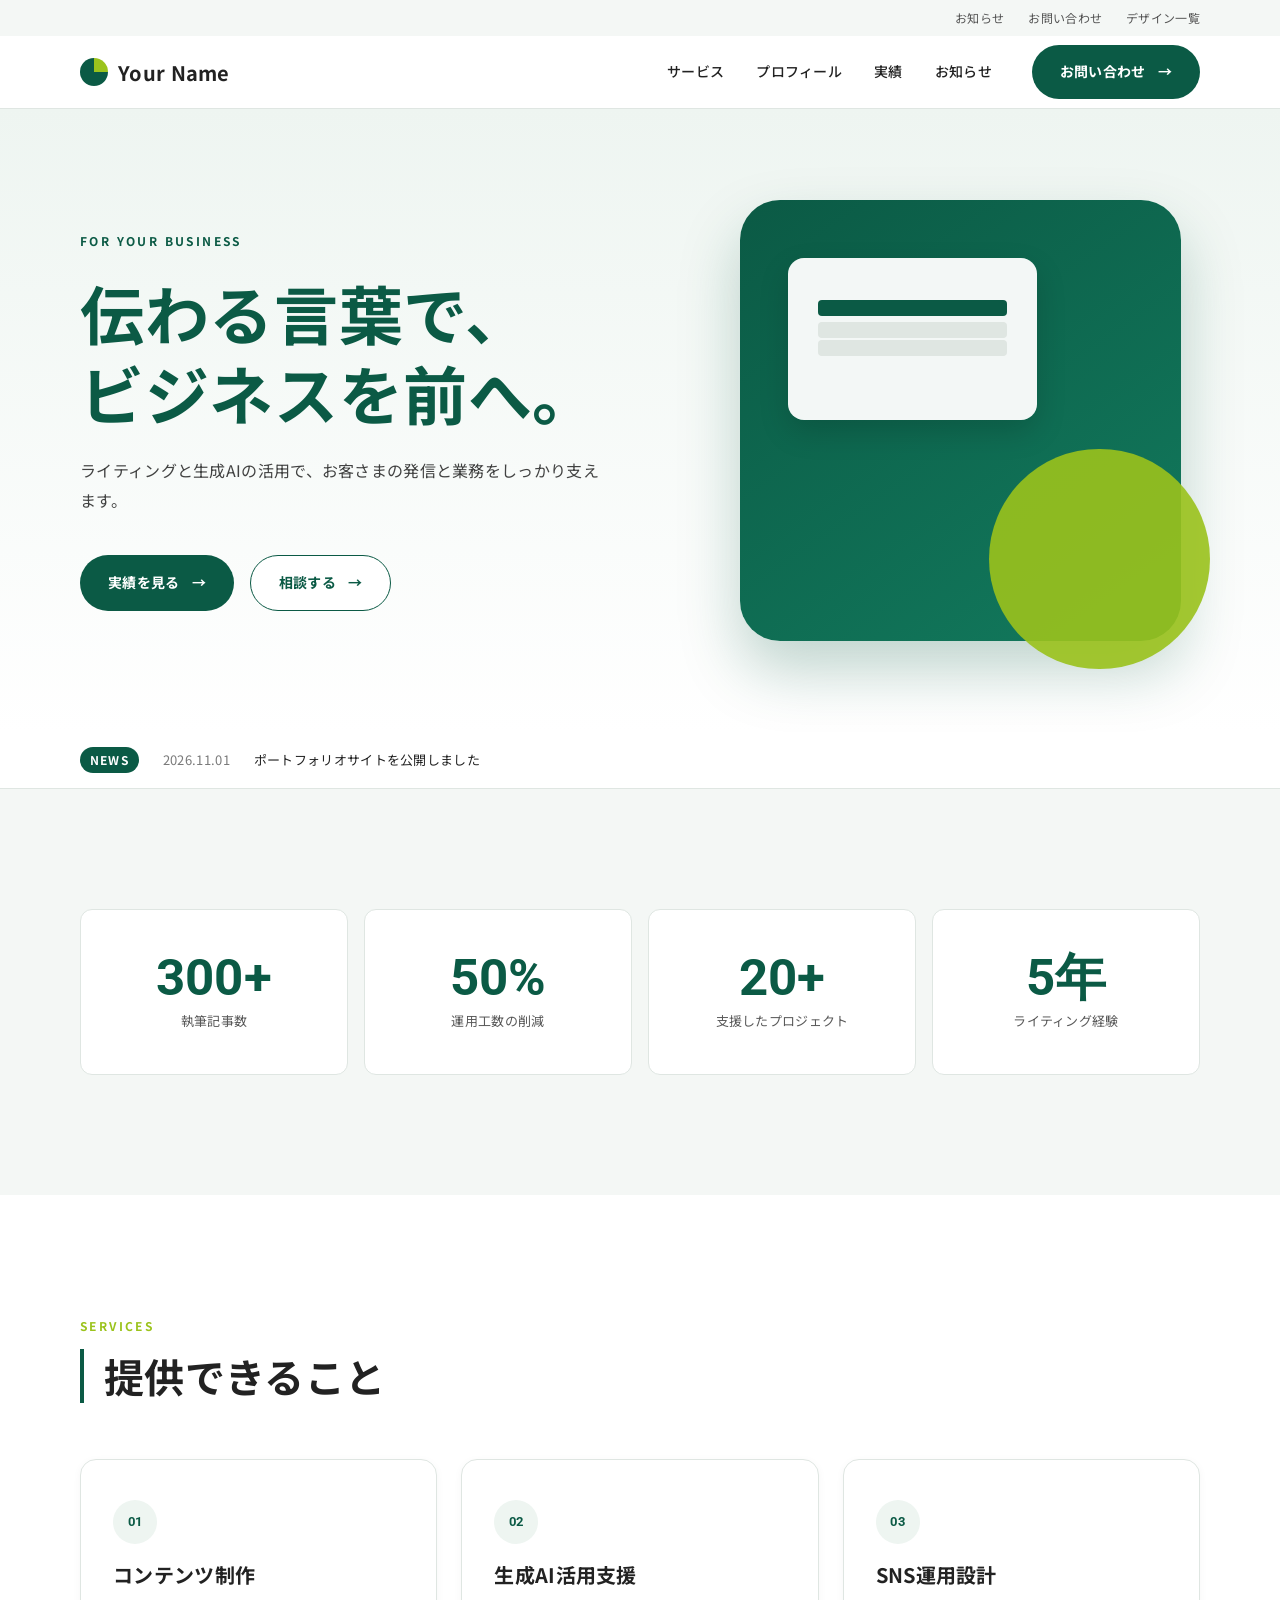
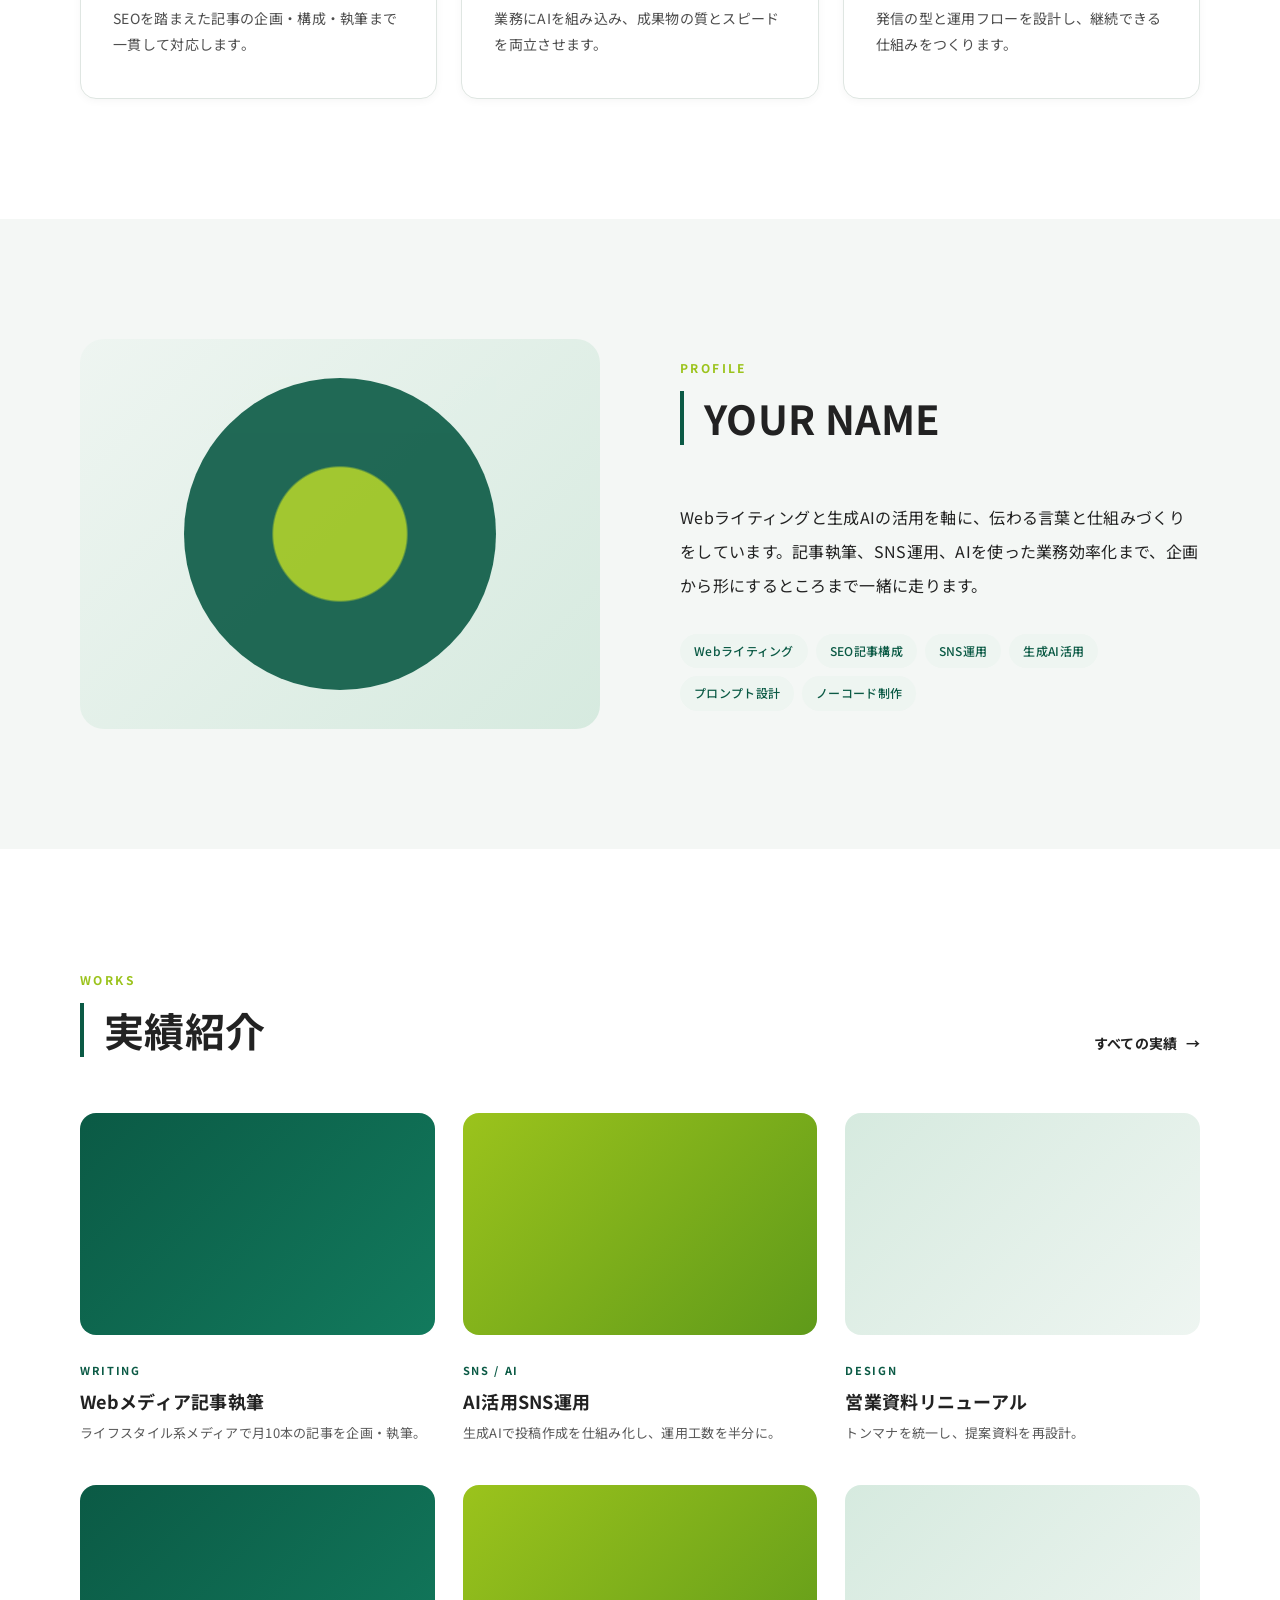
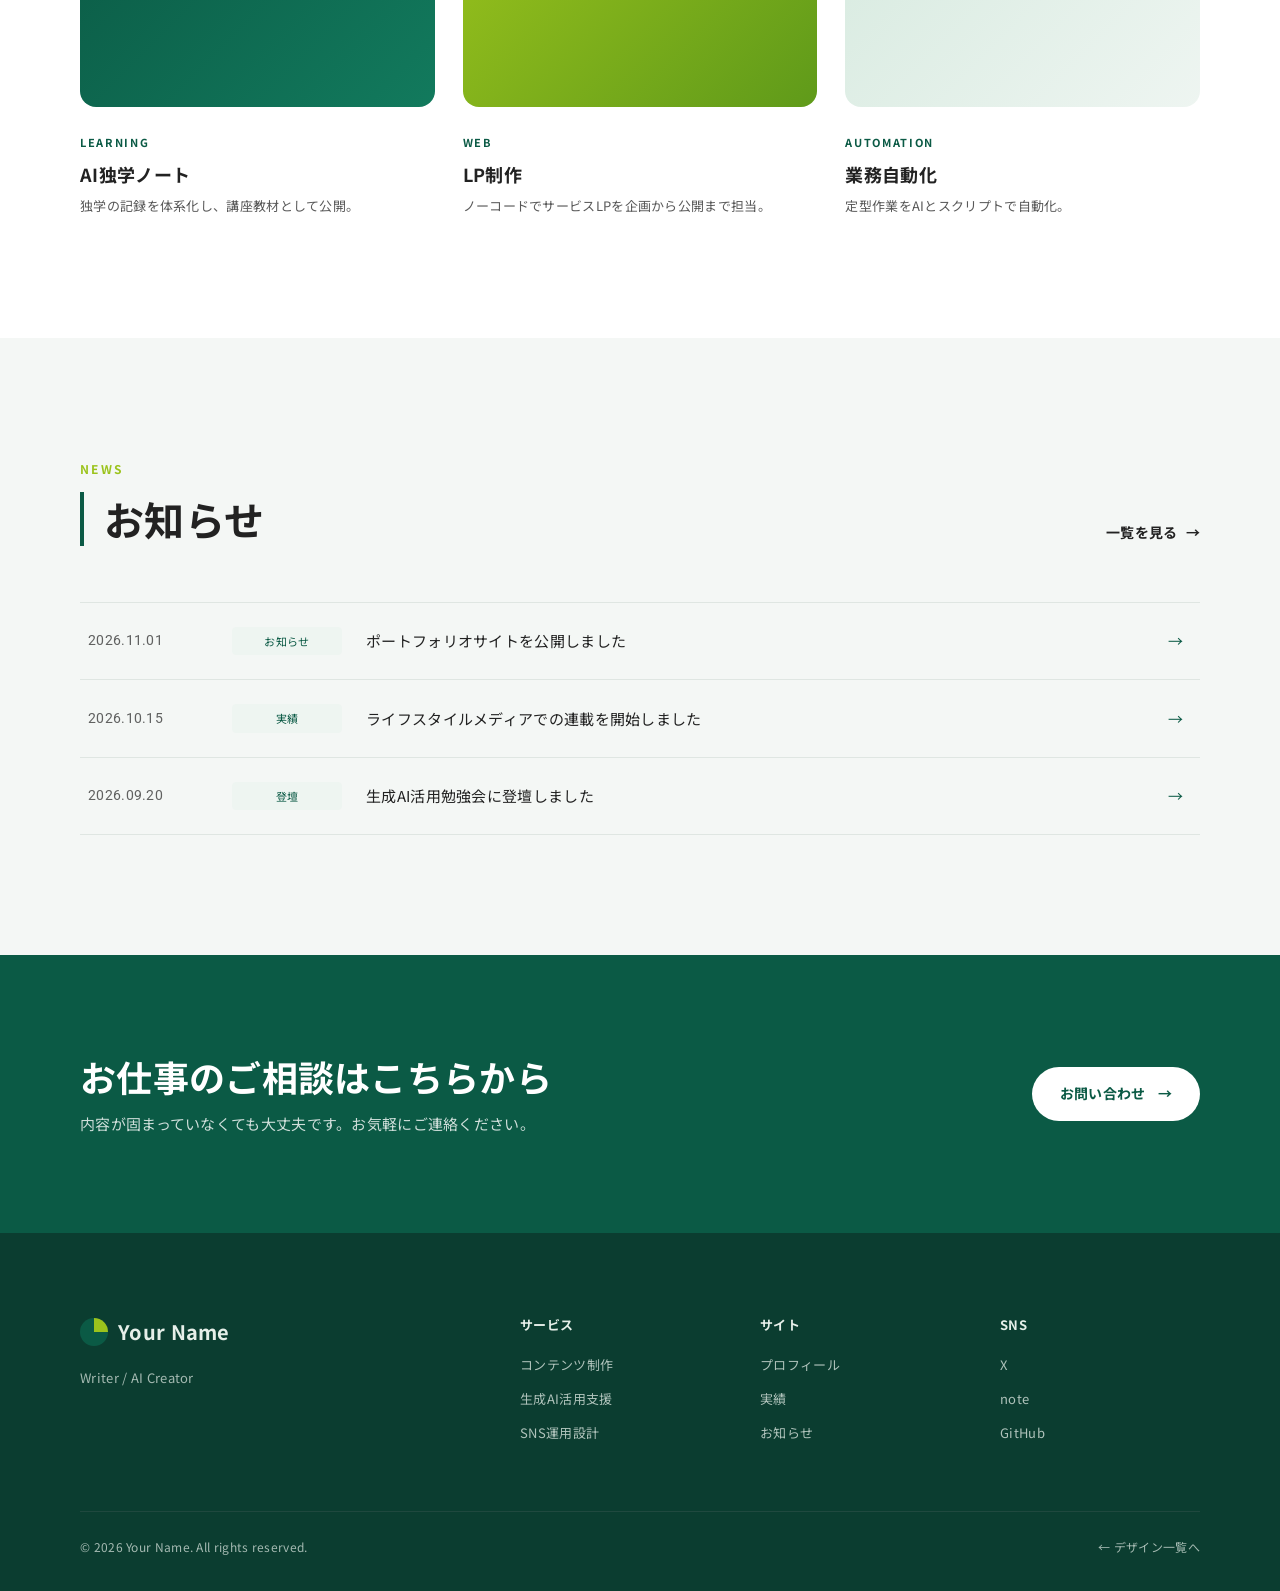
<file: 02-trust/index.html>
<!doctype html>
<html lang="ja"><head><meta charset="utf-8"><meta name="viewport" content="width=device-width,initial-scale=1">
<title>Your Name | Portfolio</title>
<meta name="description" content="Webライティングと生成AIの活用を軸に、伝わる言葉と仕組みづくりをしています。記事執筆、SNS運用、AIを使った業務効率化まで、企画から形にするところまで一緒に走ります。">
<link rel="preconnect" href="https://fonts.googleapis.com"><link rel="preconnect" href="https://fonts.gstatic.com" crossorigin>
<link href="https://fonts.googleapis.com/css2?family=Noto+Sans+JP:wght@400;500;700&family=Roboto:wght@500;700&display=swap" rel="stylesheet">
<link rel="stylesheet" href="style.css"></head>
<body>
<div class="util"><div class="wrap"><a href="#news">お知らせ</a><a href="#contact">お問い合わせ</a><a href="../">デザイン一覧</a></div></div>
<header class="gh"><div class="wrap"><a class="logo" href="#"><i></i>Your Name</a>
<nav class="gnav"><a href="#services">サービス</a><a href="#about">プロフィール</a><a href="#works">実績</a><a href="#news">お知らせ</a></nav>
<a class="btn btn-primary" href="#contact">お問い合わせ</a></div></header>
<section class="hero"><div class="wrap"><div><p class="eyebrow">FOR YOUR BUSINESS</p><h1>伝わる言葉で、
ビジネスを前へ。</h1>
<p class="lead">ライティングと生成AIの活用で、お客さまの発信と業務をしっかり支えます。</p><div class="cta"><a class="btn btn-primary" href="#works">実績を見る</a><a class="btn btn-ghost" href="#contact">相談する</a></div></div>
<div class="visual" aria-hidden="true"><span></span><span></span><span></span></div></div></section>
<div class="notice"><div class="wrap"><b>NEWS</b><time>2026.11.01</time><a href="#news">ポートフォリオサイトを公開しました</a></div></div>
<section class="sec"><div class="wrap"><div class="stats"><div class="stat reveal"><b>300+</b><span>執筆記事数</span></div><div class="stat reveal"><b>50%</b><span>運用工数の削減</span></div><div class="stat reveal"><b>20+</b><span>支援したプロジェクト</span></div><div class="stat reveal"><b>5年</b><span>ライティング経験</span></div></div></div></section>
<section class="sec" id="services"><div class="wrap"><div class="sec-head"><div><span class="en">SERVICES</span><h2>提供できること</h2></div></div><div class="services"><article class="svc reveal"><span class="no">01</span><h3>コンテンツ制作</h3><p>SEOを踏まえた記事の企画・構成・執筆まで一貫して対応します。</p></article><article class="svc reveal"><span class="no">02</span><h3>生成AI活用支援</h3><p>業務にAIを組み込み、成果物の質とスピードを両立させます。</p></article><article class="svc reveal"><span class="no">03</span><h3>SNS運用設計</h3><p>発信の型と運用フローを設計し、継続できる仕組みをつくります。</p></article></div></div></section>
<section class="sec about" id="about"><div class="wrap"><div class="about-vis reveal" aria-hidden="true"></div><div class="reveal">
<div class="sec-head"><div><span class="en">PROFILE</span><h2>YOUR NAME</h2></div></div><p>Webライティングと生成AIの活用を軸に、伝わる言葉と仕組みづくりをしています。記事執筆、SNS運用、AIを使った業務効率化まで、企画から形にするところまで一緒に走ります。</p><ul class="skills"><li>Webライティング</li><li>SEO記事構成</li><li>SNS運用</li><li>生成AI活用</li><li>プロンプト設計</li><li>ノーコード制作</li></ul></div></div></section>
<section class="sec" id="works"><div class="wrap"><div class="sec-head"><div><span class="en">WORKS</span><h2>実績紹介</h2></div><a class="more" href="#">すべての実績</a></div><div class="works"><a class="work reveal" href="#"><div class="thumb"></div><span class="tag">WRITING</span><h3>Webメディア記事執筆</h3><p>ライフスタイル系メディアで月10本の記事を企画・執筆。</p></a><a class="work reveal" href="#"><div class="thumb"></div><span class="tag">SNS / AI</span><h3>AI活用SNS運用</h3><p>生成AIで投稿作成を仕組み化し、運用工数を半分に。</p></a><a class="work reveal" href="#"><div class="thumb"></div><span class="tag">DESIGN</span><h3>営業資料リニューアル</h3><p>トンマナを統一し、提案資料を再設計。</p></a><a class="work reveal" href="#"><div class="thumb"></div><span class="tag">LEARNING</span><h3>AI独学ノート</h3><p>独学の記録を体系化し、講座教材として公開。</p></a><a class="work reveal" href="#"><div class="thumb"></div><span class="tag">WEB</span><h3>LP制作</h3><p>ノーコードでサービスLPを企画から公開まで担当。</p></a><a class="work reveal" href="#"><div class="thumb"></div><span class="tag">AUTOMATION</span><h3>業務自動化</h3><p>定型作業をAIとスクリプトで自動化。</p></a></div></div></section>
<section class="sec" id="news"><div class="wrap"><div class="sec-head"><div><span class="en">NEWS</span><h2>お知らせ</h2></div><a class="more" href="#">一覧を見る</a></div><ul class="news"><li><a href="#"><time>2026.11.01</time><span class="cat">お知らせ</span><span>ポートフォリオサイトを公開しました</span></a></li><li><a href="#"><time>2026.10.15</time><span class="cat">実績</span><span>ライフスタイルメディアでの連載を開始しました</span></a></li><li><a href="#"><time>2026.09.20</time><span class="cat">登壇</span><span>生成AI活用勉強会に登壇しました</span></a></li></ul></div></section>
<section class="ctaband" id="contact"><div class="wrap"><div><h2>お仕事のご相談はこちらから</h2><p>内容が固まっていなくても大丈夫です。お気軽にご連絡ください。</p></div>
<a class="btn btn-primary" href="mailto:hello@example.com">お問い合わせ</a></div></section>
<footer class="gf"><div class="wrap"><div class="cols"><div><a class="logo" href="#"><i></i>Your Name</a><p style="margin-top:16px;opacity:.7">Writer / AI Creator</p></div>
<div><h4>サービス</h4><ul><li><a href="#services">コンテンツ制作</a></li><li><a href="#services">生成AI活用支援</a></li><li><a href="#services">SNS運用設計</a></li></ul></div>
<div><h4>サイト</h4><ul><li><a href="#about">プロフィール</a></li><li><a href="#works">実績</a></li><li><a href="#news">お知らせ</a></li></ul></div>
<div><h4>SNS</h4><ul><li><a href="#">X</a></li><li><a href="#">note</a></li><li><a href="#">GitHub</a></li></ul></div></div>
<div class="copy"><span>© 2026 Your Name. All rights reserved.</span><a href="../">← デザイン一覧へ</a></div></div></footer>
<script>
const io=new IntersectionObserver(es=>es.forEach(x=>{if(x.isIntersecting){x.target.classList.add('in');io.unobserve(x.target)}}),{threshold:.15});
document.querySelectorAll('.reveal').forEach(el=>io.observe(el));
</script>
</body></html>
</file>
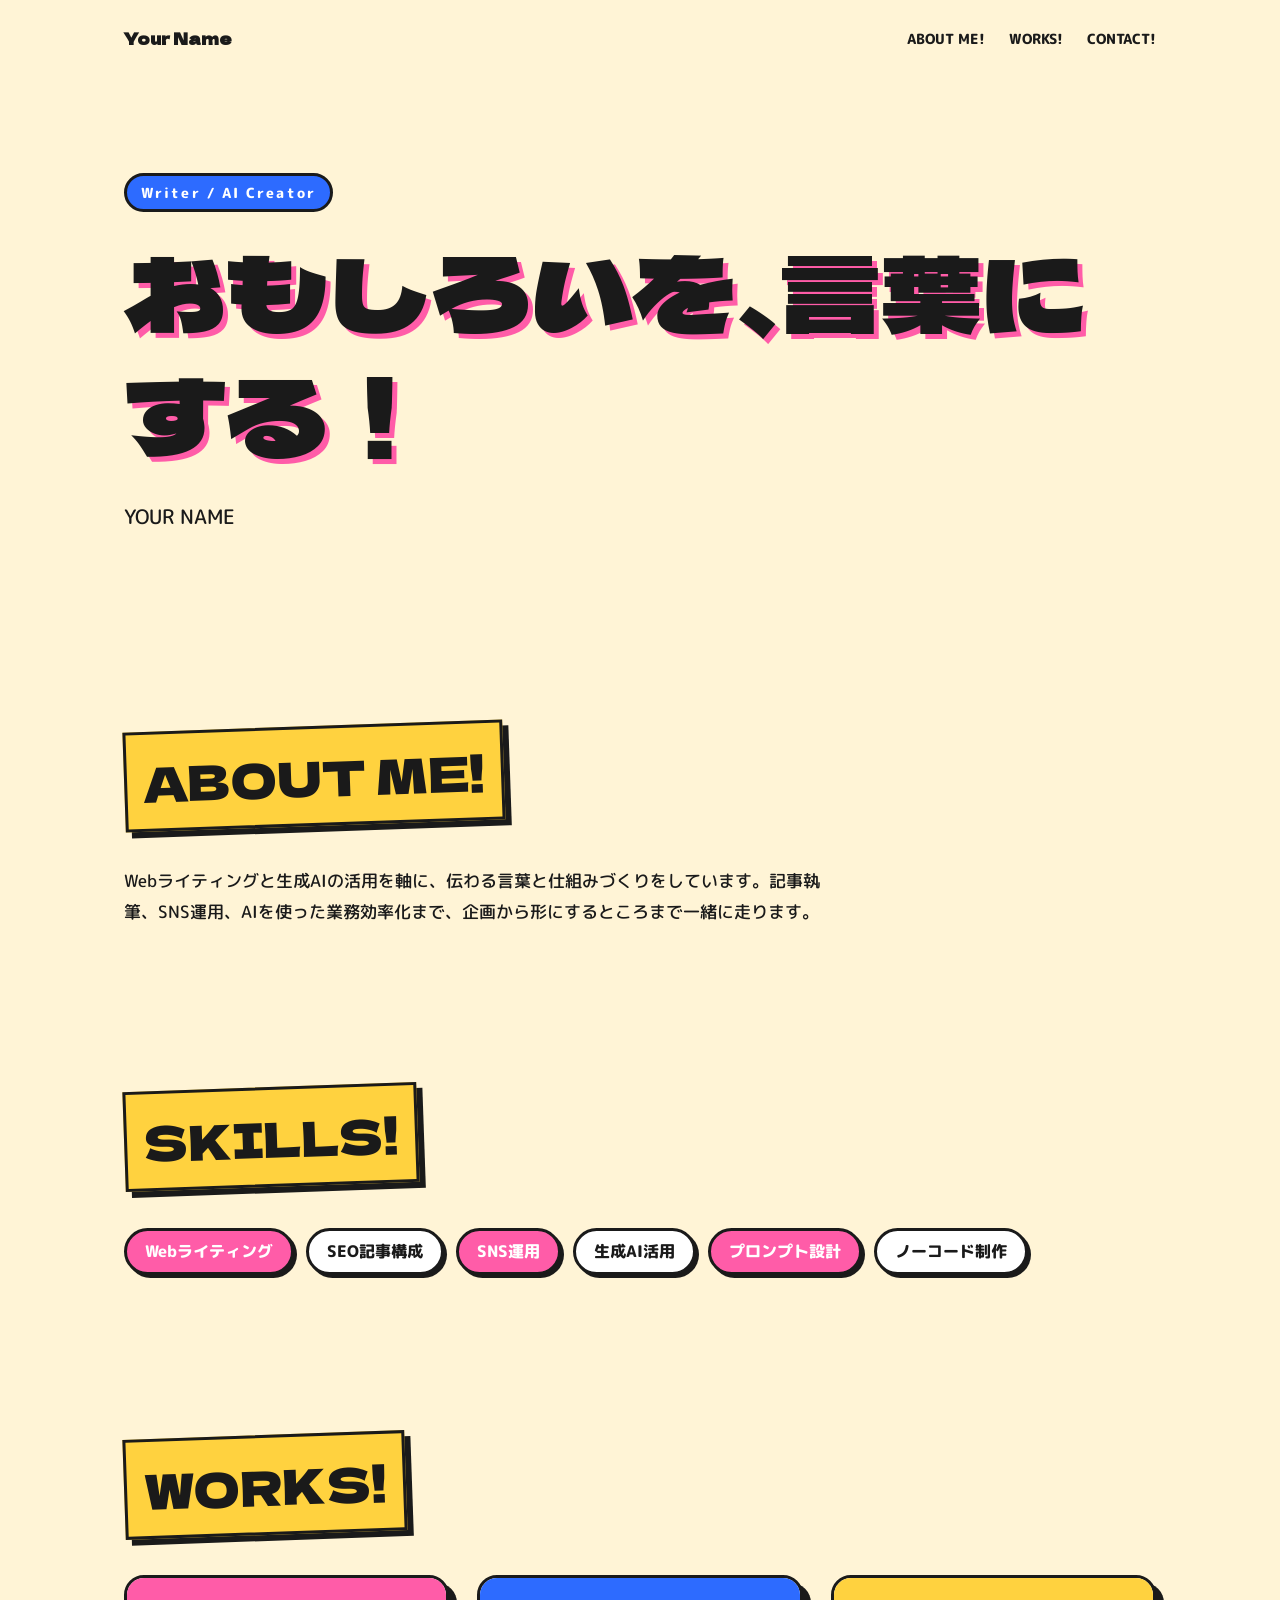
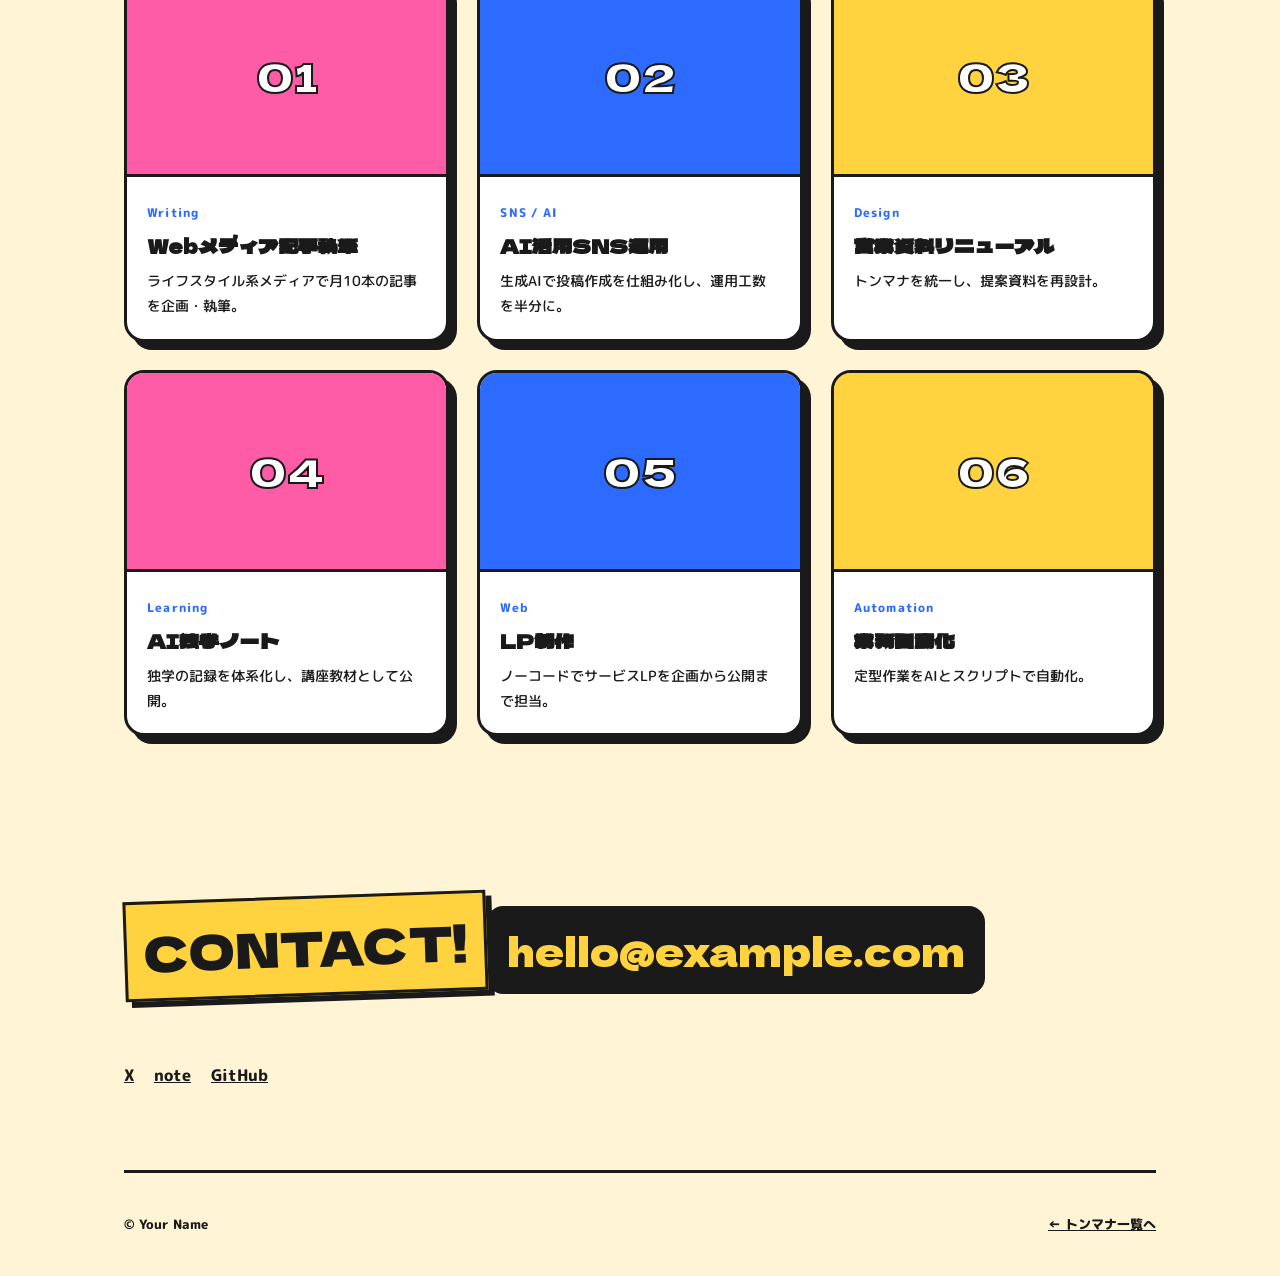
<file: 03-pop/index.html>
<!doctype html>
<html lang="ja"><head><meta charset="utf-8"><meta name="viewport" content="width=device-width,initial-scale=1">
<title>YOUR NAME | Portfolio</title>
<link rel="preconnect" href="https://fonts.googleapis.com"><link rel="preconnect" href="https://fonts.gstatic.com" crossorigin>
<link href="https://fonts.googleapis.com/css2?family=Dela+Gothic+One&family=M+PLUS+Rounded+1c:wght@500;800&display=swap" rel="stylesheet">
<link rel="stylesheet" href="style.css"></head>
<body><div class="wrap">
<header class="nav"><a class="logo" href="#">Your Name</a>
<ul><li><a href="#about">ABOUT ME!</a></li><li><a href="#works">WORKS!</a></li><li><a href="#contact">CONTACT!</a></li></ul></header>
<section class="hero"><div><p class="role">Writer / AI Creator</p><h1>おもしろいを、言葉にする！</h1><p class="catch">YOUR NAME</p></div><span class="vol">PORTFOLIO — VOL.01</span></section>
<section class="sec about" id="about"><h2 class="sec-title" data-no="01">ABOUT ME!</h2><p>Webライティングと生成AIの活用を軸に、伝わる言葉と仕組みづくりをしています。記事執筆、SNS運用、AIを使った業務効率化まで、企画から形にするところまで一緒に走ります。</p></section>
<section class="sec"><h2 class="sec-title" data-no="02">SKILLS!</h2><ul class="skills"><li>Webライティング</li><li>SEO記事構成</li><li>SNS運用</li><li>生成AI活用</li><li>プロンプト設計</li><li>ノーコード制作</li></ul></section>
<section class="sec" id="works"><h2 class="sec-title" data-no="03">WORKS!</h2><div class="works"><article class="card"><div class="thumb">01</div><div class="card-body"><span class="tag">Writing</span><h3>Webメディア記事執筆</h3><p>ライフスタイル系メディアで月10本の記事を企画・執筆。</p></div></article><article class="card"><div class="thumb">02</div><div class="card-body"><span class="tag">SNS / AI</span><h3>AI活用SNS運用</h3><p>生成AIで投稿作成を仕組み化し、運用工数を半分に。</p></div></article><article class="card"><div class="thumb">03</div><div class="card-body"><span class="tag">Design</span><h3>営業資料リニューアル</h3><p>トンマナを統一し、提案資料を再設計。</p></div></article><article class="card"><div class="thumb">04</div><div class="card-body"><span class="tag">Learning</span><h3>AI独学ノート</h3><p>独学の記録を体系化し、講座教材として公開。</p></div></article><article class="card"><div class="thumb">05</div><div class="card-body"><span class="tag">Web</span><h3>LP制作</h3><p>ノーコードでサービスLPを企画から公開まで担当。</p></div></article><article class="card"><div class="thumb">06</div><div class="card-body"><span class="tag">Automation</span><h3>業務自動化</h3><p>定型作業をAIとスクリプトで自動化。</p></div></article></div></section>
<section class="sec contact" id="contact"><h2 class="sec-title" data-no="04">CONTACT!</h2><a class="mail" href="mailto:hello@example.com">hello@example.com</a><ul class="links"><li><a href="#">X</a></li><li><a href="#">note</a></li><li><a href="#">GitHub</a></li></ul></section>
<footer><span>© Your Name</span><a href="../">← トンマナ一覧へ</a></footer>
</div></body></html>
</file>
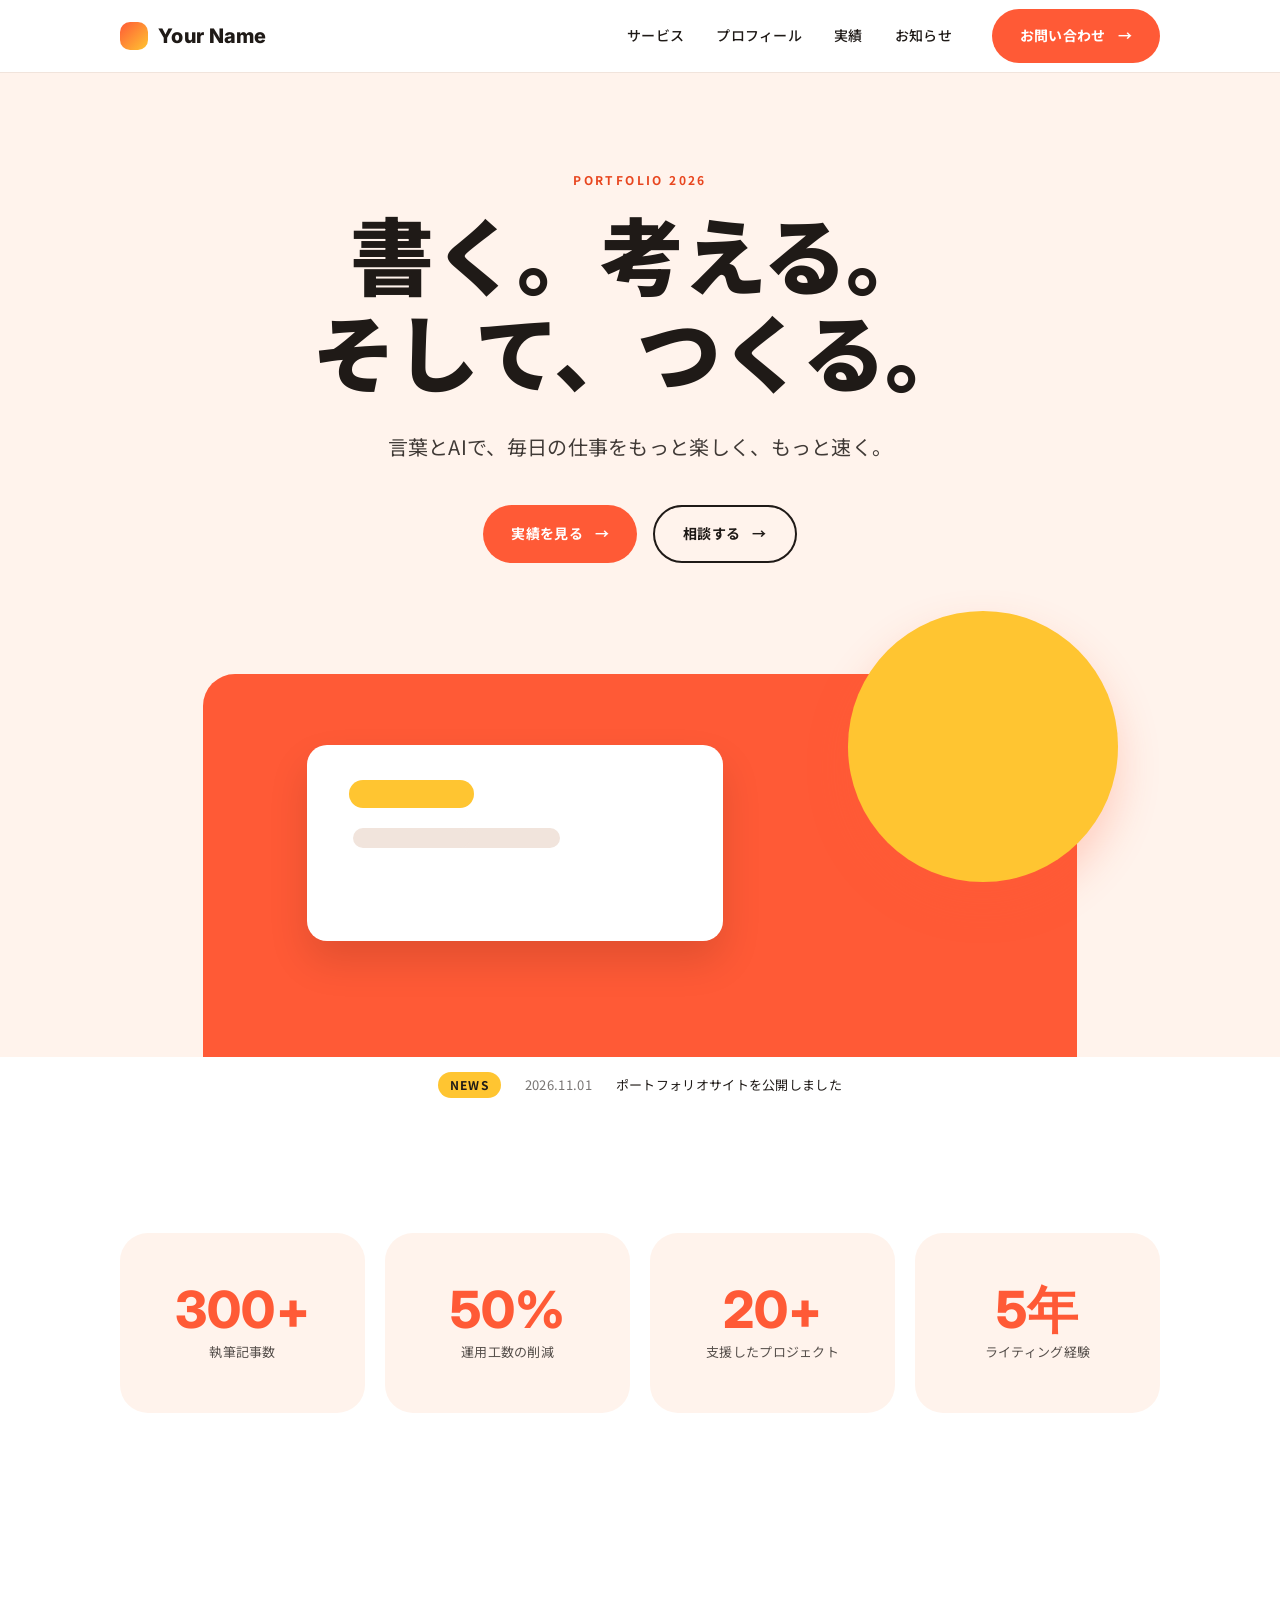
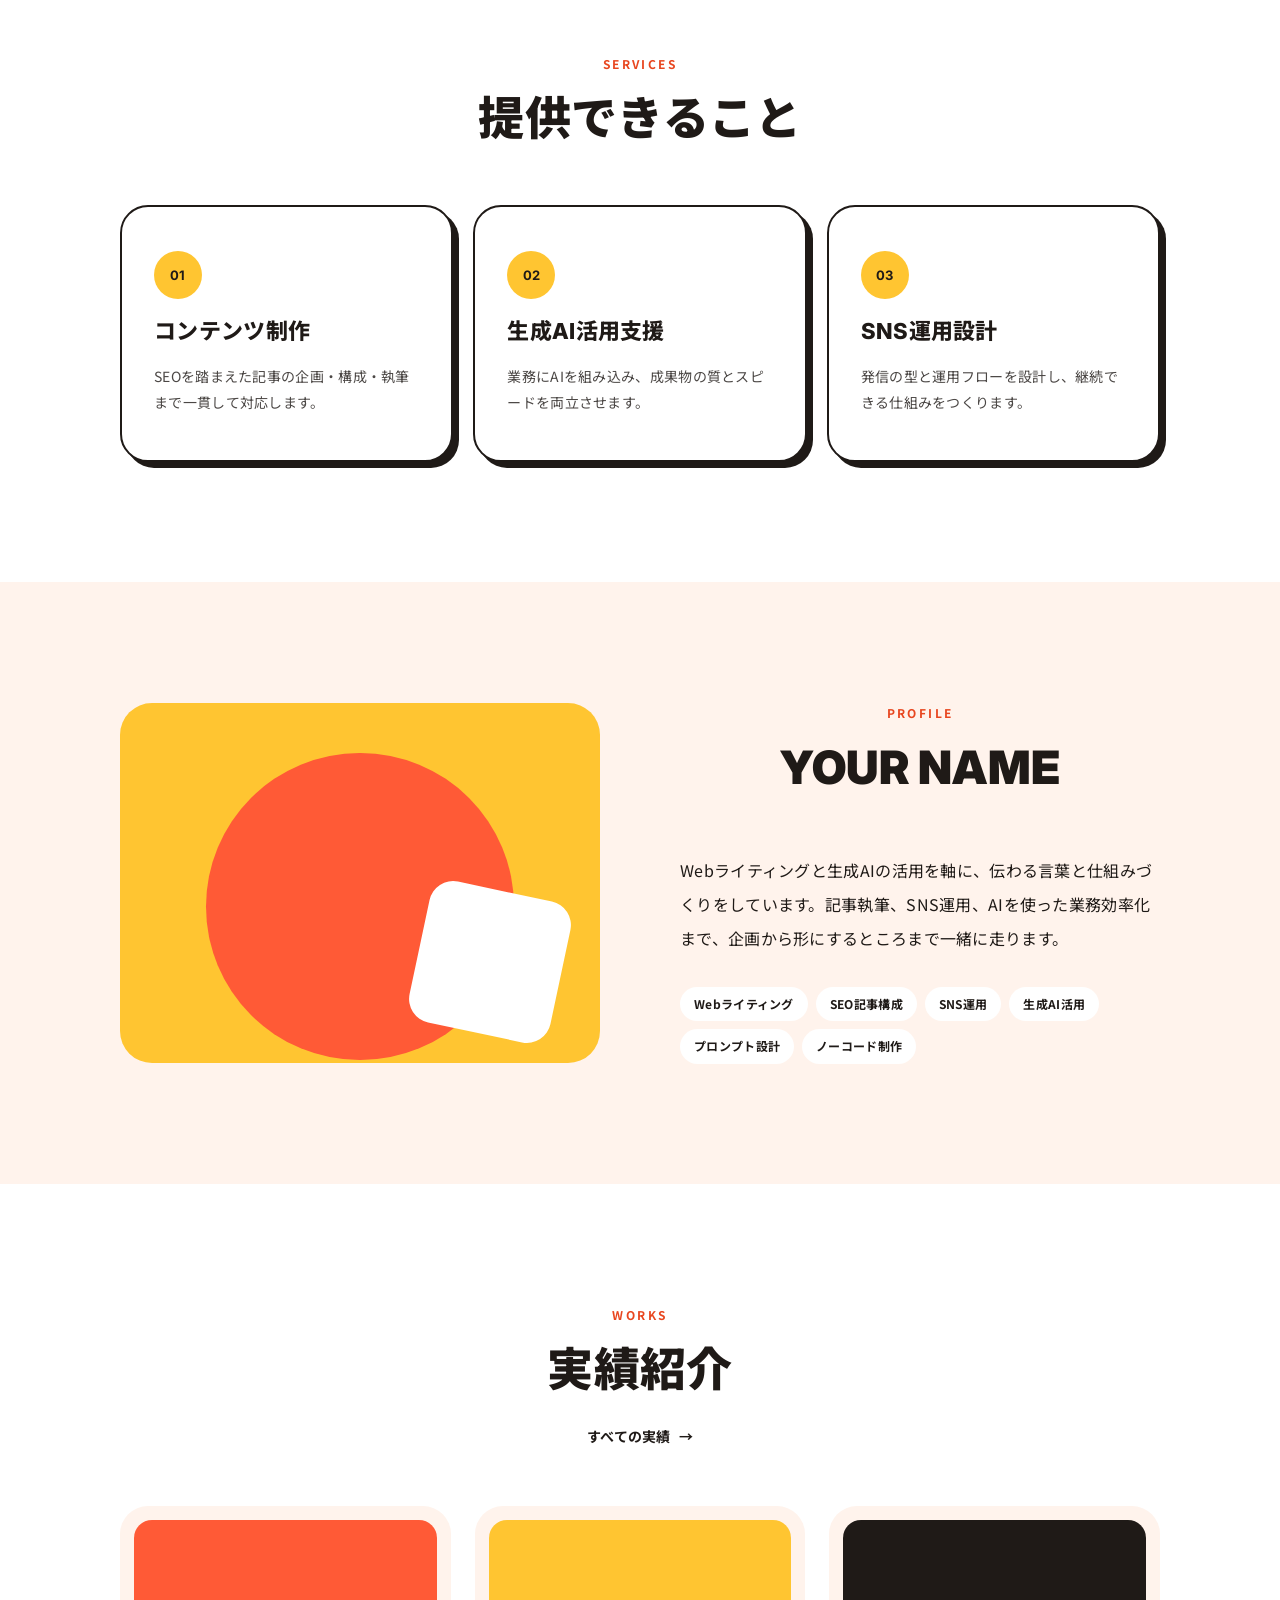
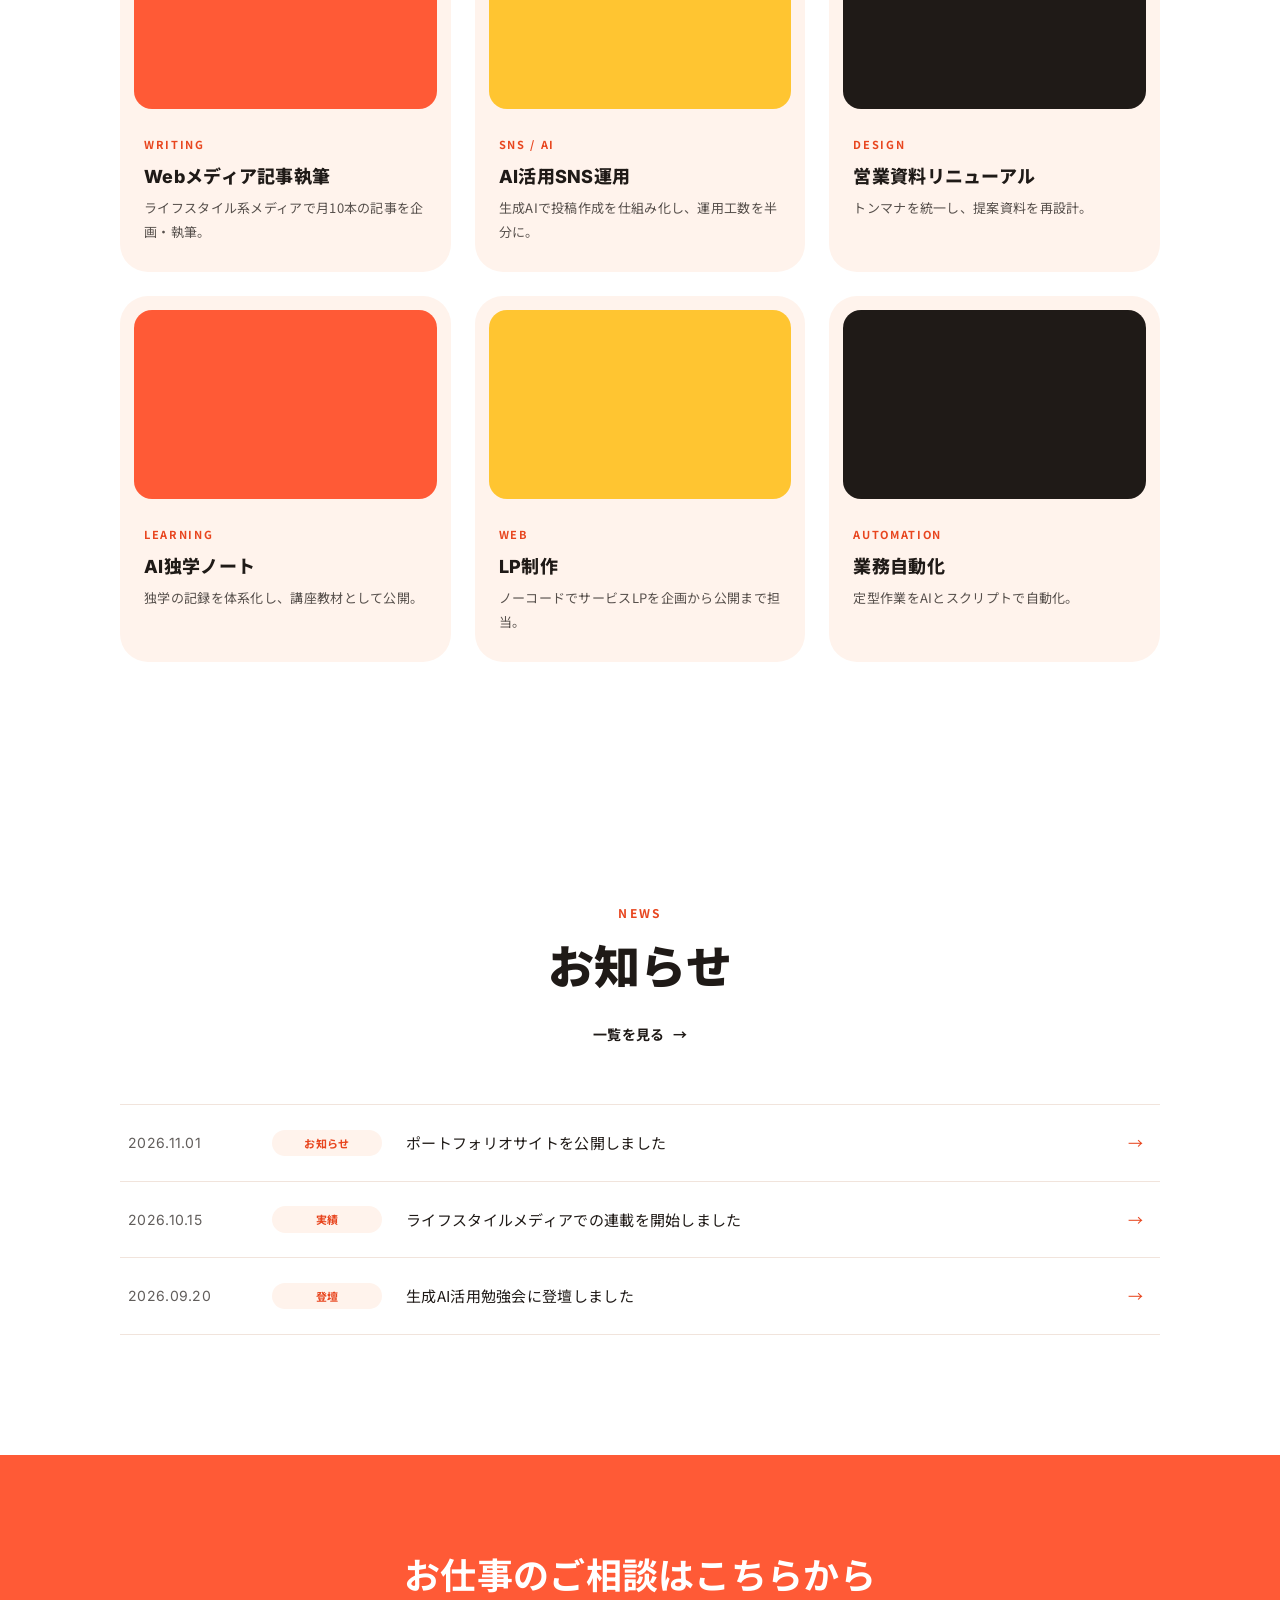
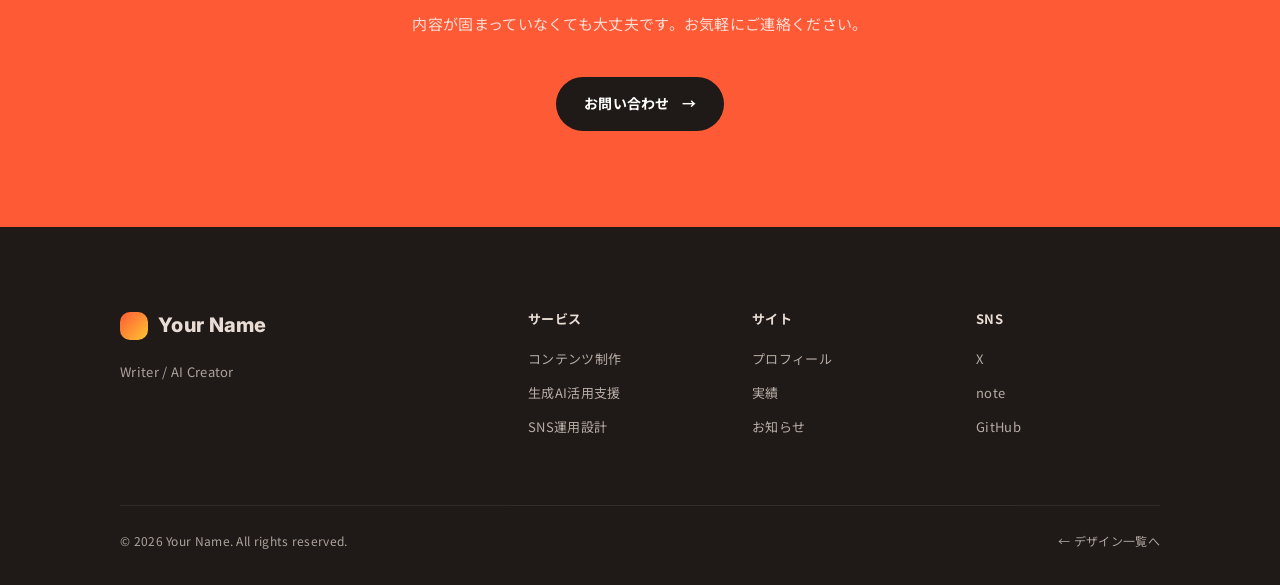
<file: 03-vivid/index.html>
<!doctype html>
<html lang="ja"><head><meta charset="utf-8"><meta name="viewport" content="width=device-width,initial-scale=1">
<title>Your Name | Portfolio</title>
<meta name="description" content="Webライティングと生成AIの活用を軸に、伝わる言葉と仕組みづくりをしています。記事執筆、SNS運用、AIを使った業務効率化まで、企画から形にするところまで一緒に走ります。">
<link rel="preconnect" href="https://fonts.googleapis.com"><link rel="preconnect" href="https://fonts.gstatic.com" crossorigin>
<link href="https://fonts.googleapis.com/css2?family=Inter:wght@400;600;700;800&family=Noto+Sans+JP:wght@400;500;700;900&display=swap" rel="stylesheet">
<link rel="stylesheet" href="style.css"></head>
<body>
<div class="util"><div class="wrap"><a href="#news">お知らせ</a><a href="#contact">お問い合わせ</a><a href="../">デザイン一覧</a></div></div>
<header class="gh"><div class="wrap"><a class="logo" href="#"><i></i>Your Name</a>
<nav class="gnav"><a href="#services">サービス</a><a href="#about">プロフィール</a><a href="#works">実績</a><a href="#news">お知らせ</a></nav>
<a class="btn btn-primary" href="#contact">お問い合わせ</a></div></header>
<section class="hero"><div class="wrap"><div><p class="eyebrow">PORTFOLIO 2026</p><h1>書く。考える。
そして、つくる。</h1>
<p class="lead">言葉とAIで、毎日の仕事をもっと楽しく、もっと速く。</p><div class="cta"><a class="btn btn-primary" href="#works">実績を見る</a><a class="btn btn-ghost" href="#contact">相談する</a></div></div>
<div class="visual" aria-hidden="true"><span></span><span></span><span></span></div></div></section>
<div class="notice"><div class="wrap"><b>NEWS</b><time>2026.11.01</time><a href="#news">ポートフォリオサイトを公開しました</a></div></div>
<section class="sec"><div class="wrap"><div class="stats"><div class="stat reveal"><b>300+</b><span>執筆記事数</span></div><div class="stat reveal"><b>50%</b><span>運用工数の削減</span></div><div class="stat reveal"><b>20+</b><span>支援したプロジェクト</span></div><div class="stat reveal"><b>5年</b><span>ライティング経験</span></div></div></div></section>
<section class="sec" id="services"><div class="wrap"><div class="sec-head"><div><span class="en">SERVICES</span><h2>提供できること</h2></div></div><div class="services"><article class="svc reveal"><span class="no">01</span><h3>コンテンツ制作</h3><p>SEOを踏まえた記事の企画・構成・執筆まで一貫して対応します。</p></article><article class="svc reveal"><span class="no">02</span><h3>生成AI活用支援</h3><p>業務にAIを組み込み、成果物の質とスピードを両立させます。</p></article><article class="svc reveal"><span class="no">03</span><h3>SNS運用設計</h3><p>発信の型と運用フローを設計し、継続できる仕組みをつくります。</p></article></div></div></section>
<section class="sec about" id="about"><div class="wrap"><div class="about-vis reveal" aria-hidden="true"></div><div class="reveal">
<div class="sec-head"><div><span class="en">PROFILE</span><h2>YOUR NAME</h2></div></div><p>Webライティングと生成AIの活用を軸に、伝わる言葉と仕組みづくりをしています。記事執筆、SNS運用、AIを使った業務効率化まで、企画から形にするところまで一緒に走ります。</p><ul class="skills"><li>Webライティング</li><li>SEO記事構成</li><li>SNS運用</li><li>生成AI活用</li><li>プロンプト設計</li><li>ノーコード制作</li></ul></div></div></section>
<section class="sec" id="works"><div class="wrap"><div class="sec-head"><div><span class="en">WORKS</span><h2>実績紹介</h2></div><a class="more" href="#">すべての実績</a></div><div class="works"><a class="work reveal" href="#"><div class="thumb"></div><span class="tag">WRITING</span><h3>Webメディア記事執筆</h3><p>ライフスタイル系メディアで月10本の記事を企画・執筆。</p></a><a class="work reveal" href="#"><div class="thumb"></div><span class="tag">SNS / AI</span><h3>AI活用SNS運用</h3><p>生成AIで投稿作成を仕組み化し、運用工数を半分に。</p></a><a class="work reveal" href="#"><div class="thumb"></div><span class="tag">DESIGN</span><h3>営業資料リニューアル</h3><p>トンマナを統一し、提案資料を再設計。</p></a><a class="work reveal" href="#"><div class="thumb"></div><span class="tag">LEARNING</span><h3>AI独学ノート</h3><p>独学の記録を体系化し、講座教材として公開。</p></a><a class="work reveal" href="#"><div class="thumb"></div><span class="tag">WEB</span><h3>LP制作</h3><p>ノーコードでサービスLPを企画から公開まで担当。</p></a><a class="work reveal" href="#"><div class="thumb"></div><span class="tag">AUTOMATION</span><h3>業務自動化</h3><p>定型作業をAIとスクリプトで自動化。</p></a></div></div></section>
<section class="sec" id="news"><div class="wrap"><div class="sec-head"><div><span class="en">NEWS</span><h2>お知らせ</h2></div><a class="more" href="#">一覧を見る</a></div><ul class="news"><li><a href="#"><time>2026.11.01</time><span class="cat">お知らせ</span><span>ポートフォリオサイトを公開しました</span></a></li><li><a href="#"><time>2026.10.15</time><span class="cat">実績</span><span>ライフスタイルメディアでの連載を開始しました</span></a></li><li><a href="#"><time>2026.09.20</time><span class="cat">登壇</span><span>生成AI活用勉強会に登壇しました</span></a></li></ul></div></section>
<section class="ctaband" id="contact"><div class="wrap"><div><h2>お仕事のご相談はこちらから</h2><p>内容が固まっていなくても大丈夫です。お気軽にご連絡ください。</p></div>
<a class="btn btn-primary" href="mailto:hello@example.com">お問い合わせ</a></div></section>
<footer class="gf"><div class="wrap"><div class="cols"><div><a class="logo" href="#"><i></i>Your Name</a><p style="margin-top:16px;opacity:.7">Writer / AI Creator</p></div>
<div><h4>サービス</h4><ul><li><a href="#services">コンテンツ制作</a></li><li><a href="#services">生成AI活用支援</a></li><li><a href="#services">SNS運用設計</a></li></ul></div>
<div><h4>サイト</h4><ul><li><a href="#about">プロフィール</a></li><li><a href="#works">実績</a></li><li><a href="#news">お知らせ</a></li></ul></div>
<div><h4>SNS</h4><ul><li><a href="#">X</a></li><li><a href="#">note</a></li><li><a href="#">GitHub</a></li></ul></div></div>
<div class="copy"><span>© 2026 Your Name. All rights reserved.</span><a href="../">← デザイン一覧へ</a></div></div></footer>
<script>
const io=new IntersectionObserver(es=>es.forEach(x=>{if(x.isIntersecting){x.target.classList.add('in');io.unobserve(x.target)}}),{threshold:.15});
document.querySelectorAll('.reveal').forEach(el=>io.observe(el));
</script>
</body></html>
</file>
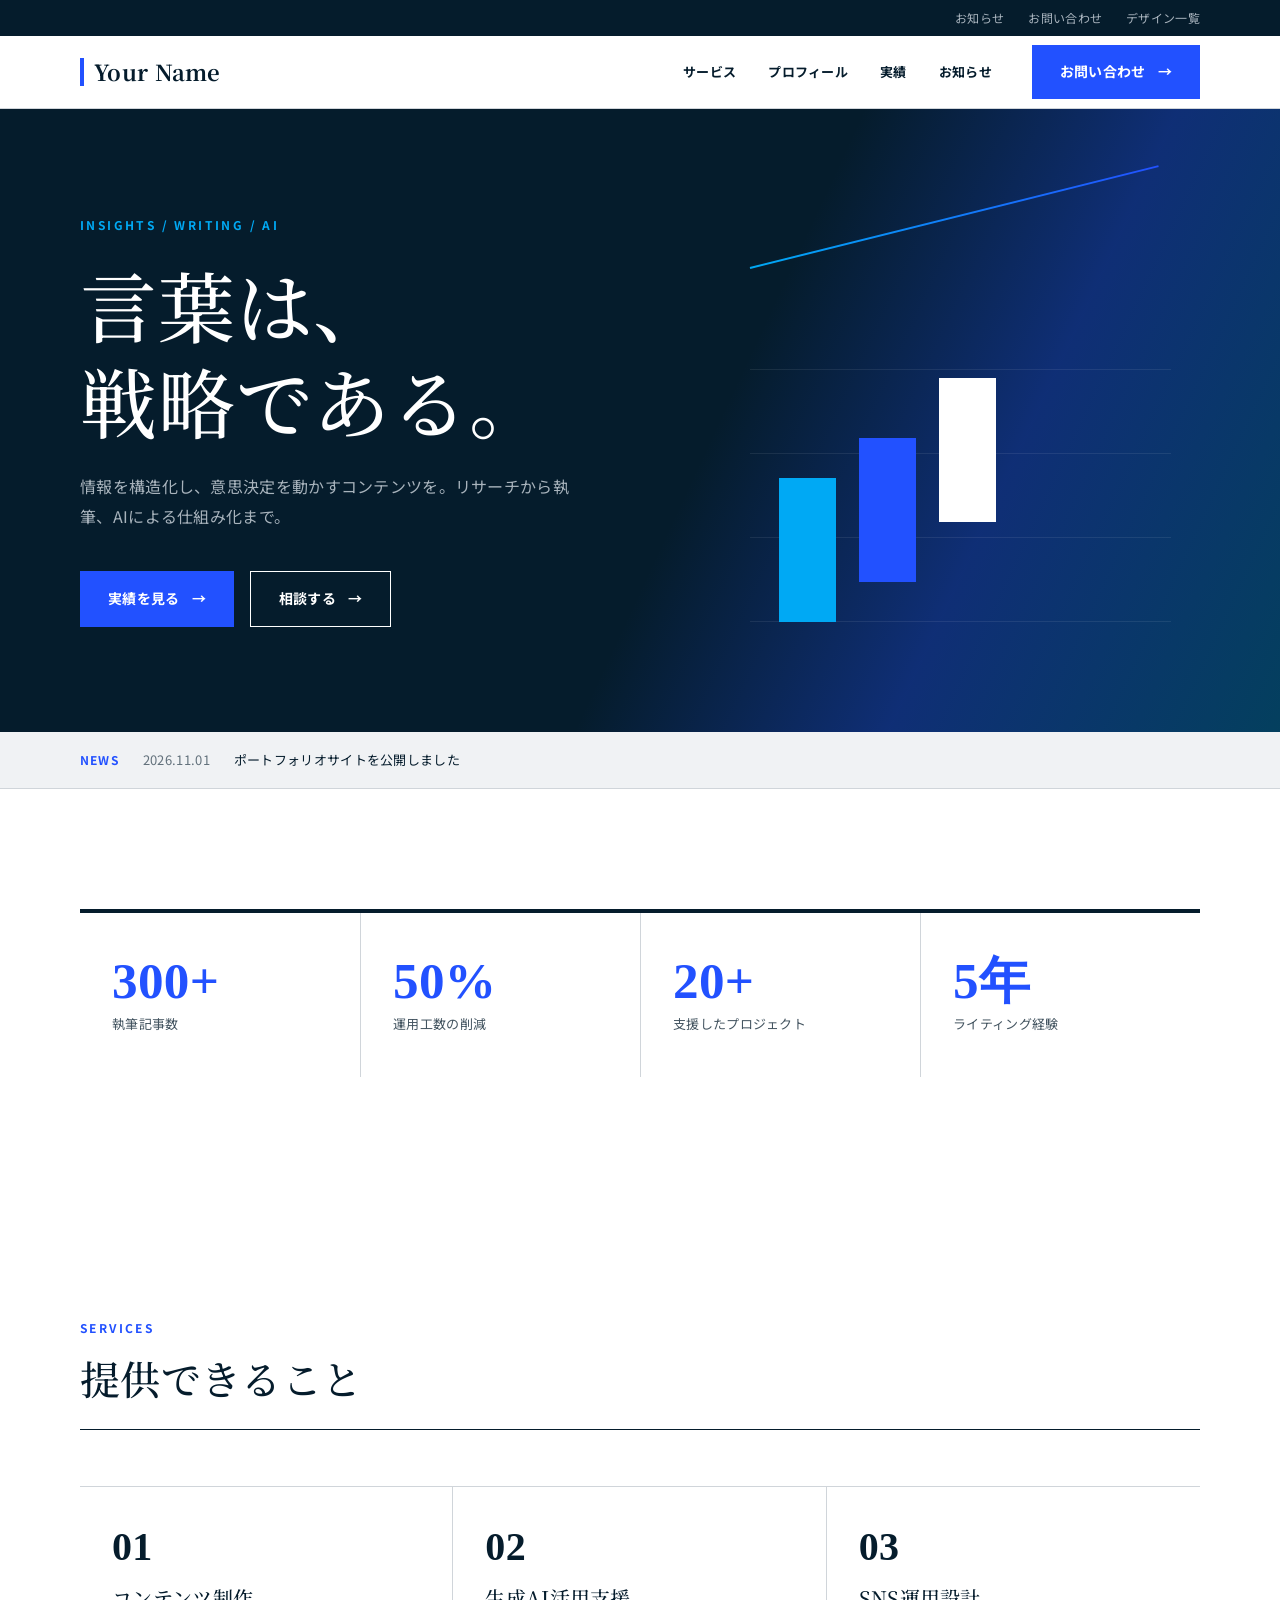
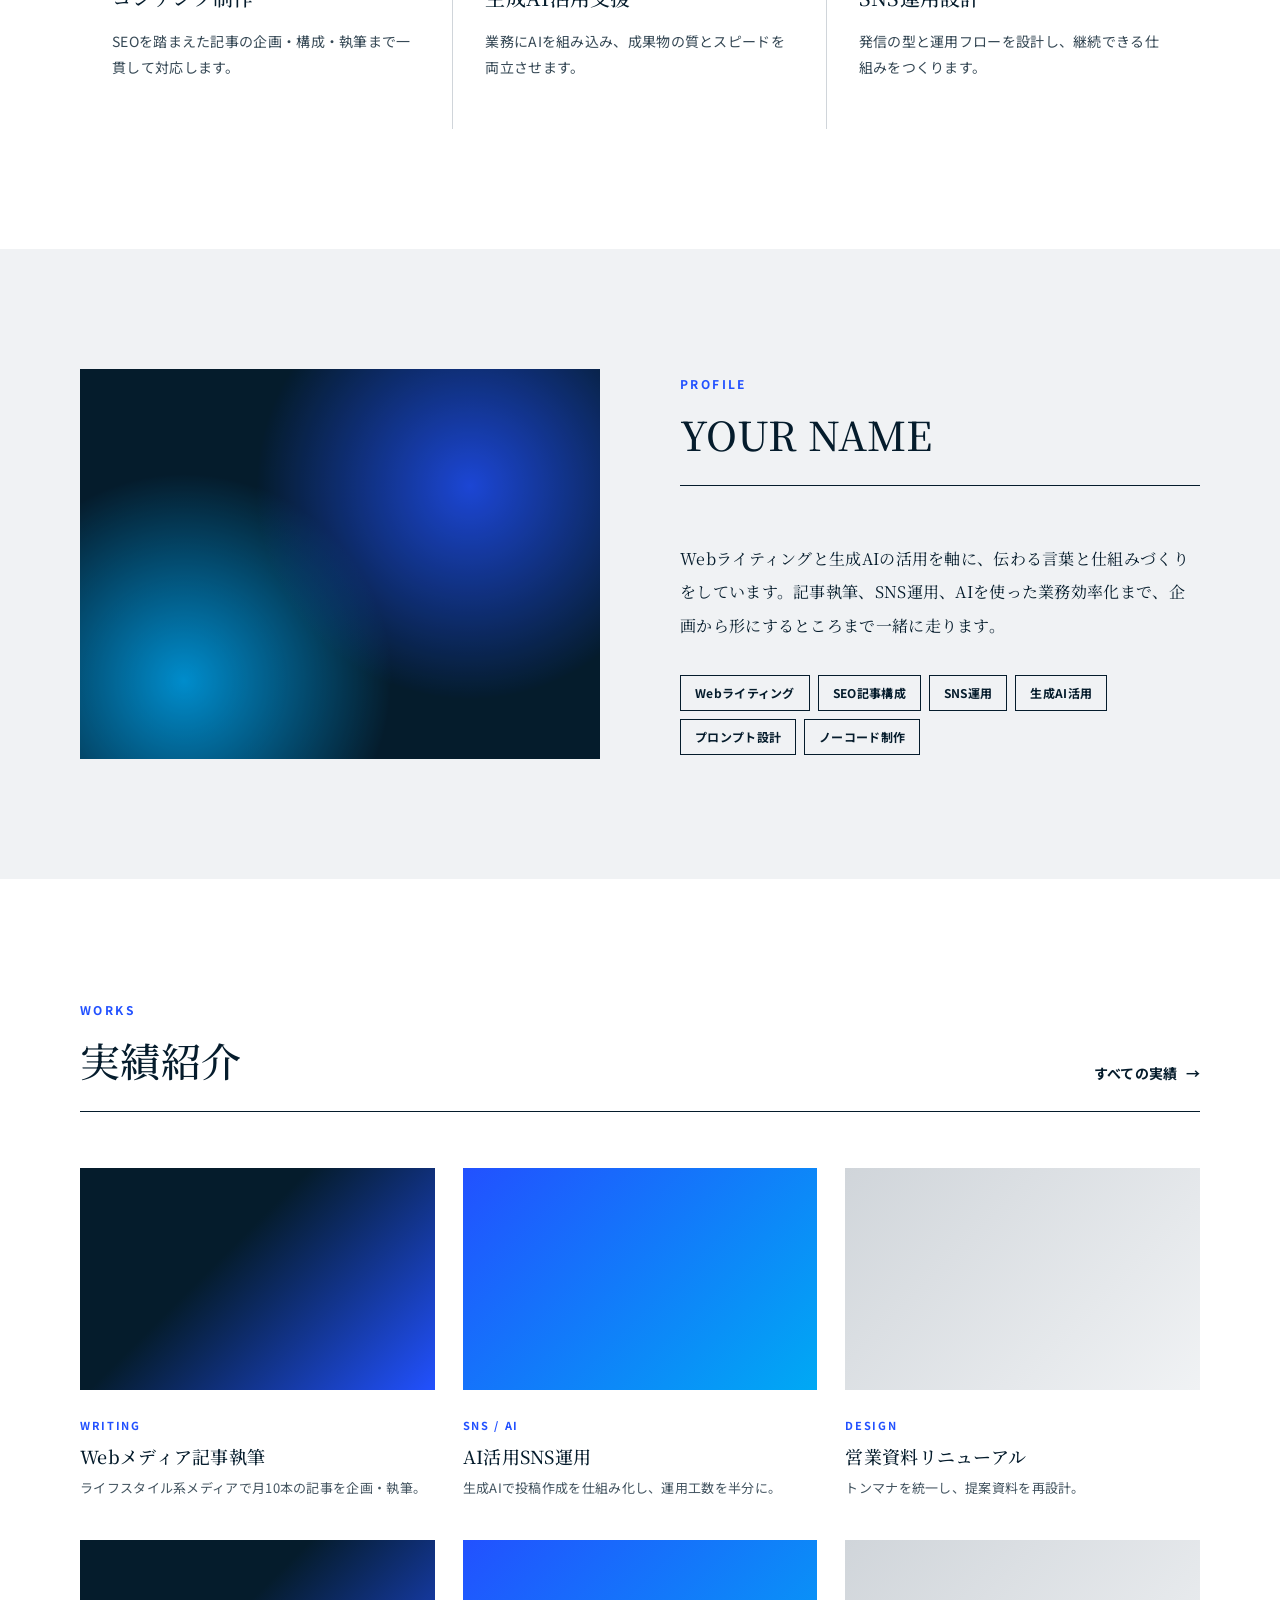
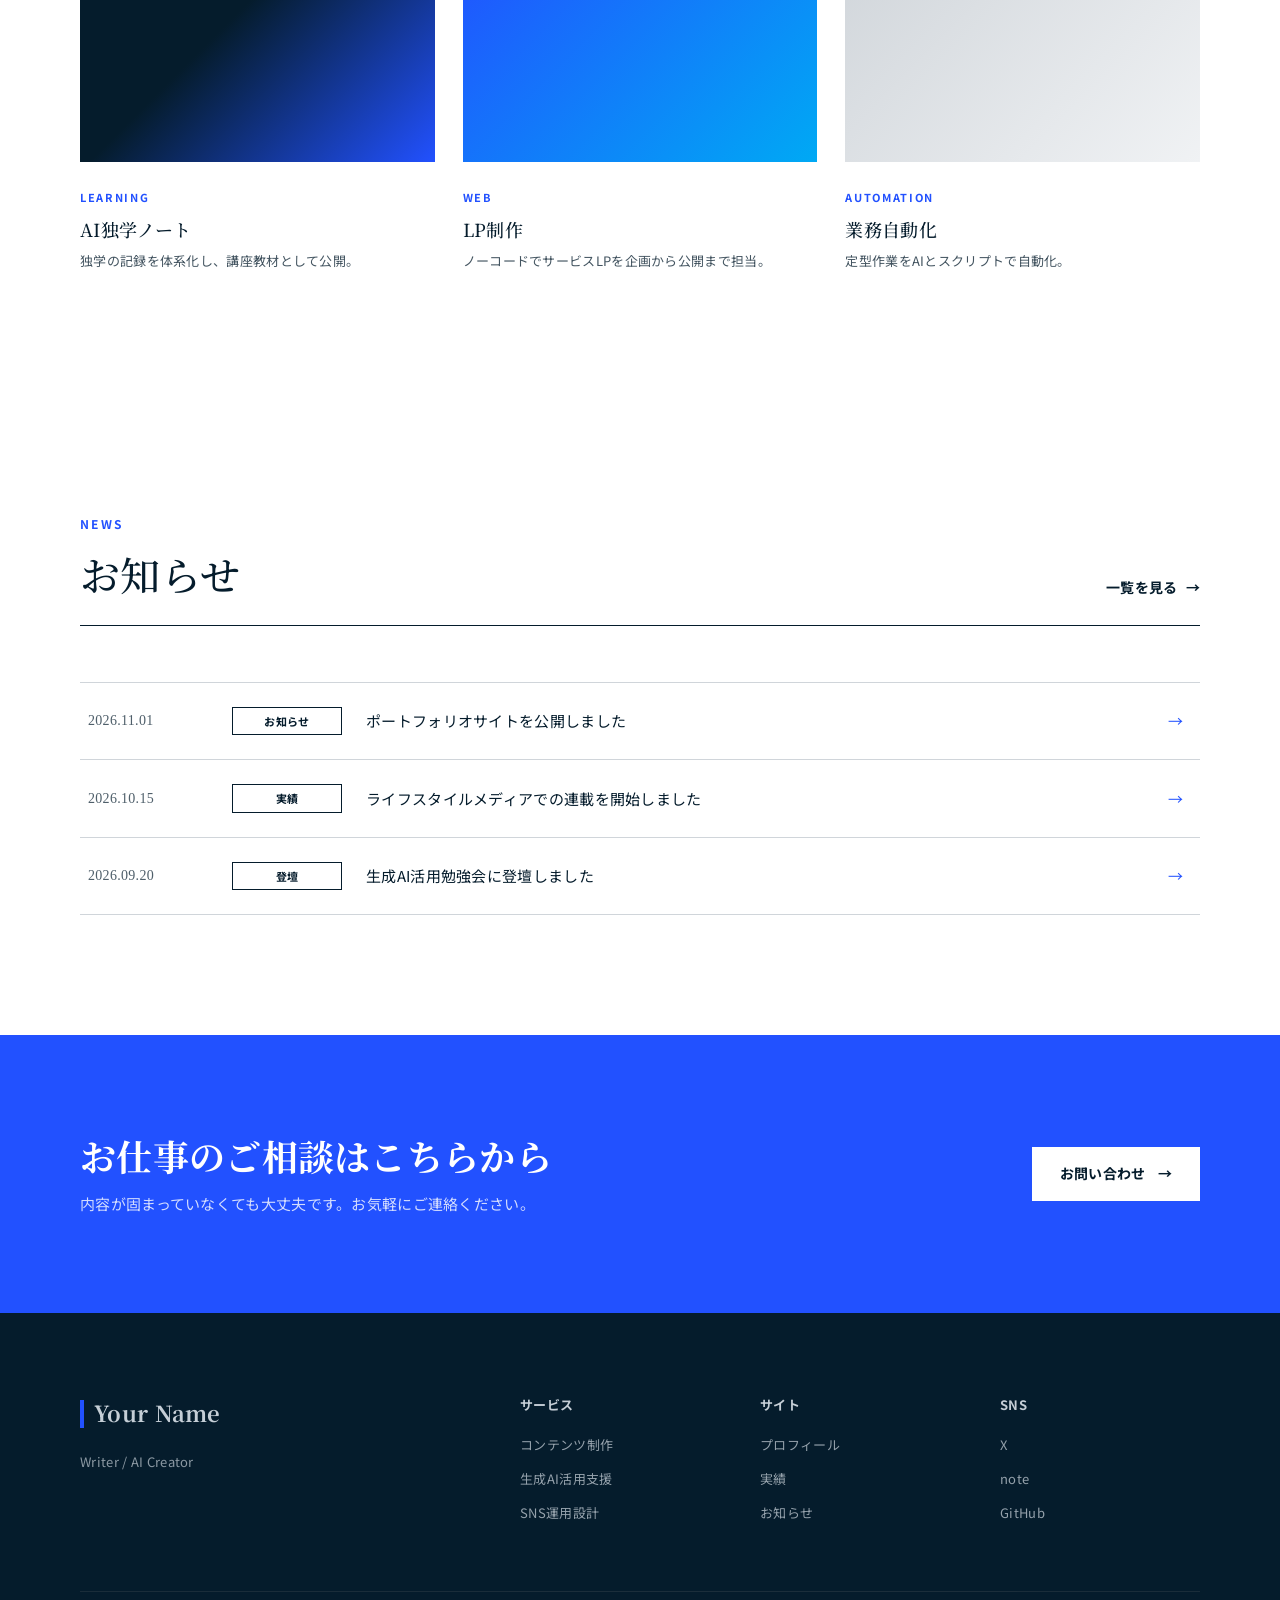
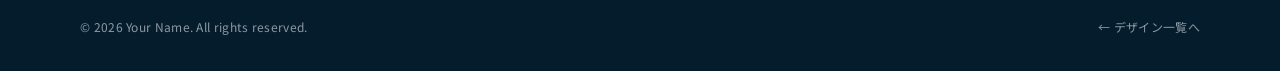
<file: 04-consulting/index.html>
<!doctype html>
<html lang="ja"><head><meta charset="utf-8"><meta name="viewport" content="width=device-width,initial-scale=1">
<title>Your Name | Portfolio</title>
<meta name="description" content="Webライティングと生成AIの活用を軸に、伝わる言葉と仕組みづくりをしています。記事執筆、SNS運用、AIを使った業務効率化まで、企画から形にするところまで一緒に走ります。">
<link rel="preconnect" href="https://fonts.googleapis.com"><link rel="preconnect" href="https://fonts.gstatic.com" crossorigin>
<link href="https://fonts.googleapis.com/css2?family=Noto+Serif+JP:wght@500;700&family=Noto+Sans+JP:wght@400;700&family=Source+Serif+4:wght@600&display=swap" rel="stylesheet">
<link rel="stylesheet" href="style.css"></head>
<body>
<div class="util"><div class="wrap"><a href="#news">お知らせ</a><a href="#contact">お問い合わせ</a><a href="../">デザイン一覧</a></div></div>
<header class="gh"><div class="wrap"><a class="logo" href="#"><i></i>Your Name</a>
<nav class="gnav"><a href="#services">サービス</a><a href="#about">プロフィール</a><a href="#works">実績</a><a href="#news">お知らせ</a></nav>
<a class="btn btn-primary" href="#contact">お問い合わせ</a></div></header>
<section class="hero"><div class="wrap"><div><p class="eyebrow">INSIGHTS / WRITING / AI</p><h1>言葉は、
戦略である。</h1>
<p class="lead">情報を構造化し、意思決定を動かすコンテンツを。リサーチから執筆、AIによる仕組み化まで。</p><div class="cta"><a class="btn btn-primary" href="#works">実績を見る</a><a class="btn btn-ghost" href="#contact">相談する</a></div></div>
<div class="visual" aria-hidden="true"><span></span><span></span><span></span></div></div></section>
<div class="notice"><div class="wrap"><b>NEWS</b><time>2026.11.01</time><a href="#news">ポートフォリオサイトを公開しました</a></div></div>
<section class="sec"><div class="wrap"><div class="stats"><div class="stat reveal"><b>300+</b><span>執筆記事数</span></div><div class="stat reveal"><b>50%</b><span>運用工数の削減</span></div><div class="stat reveal"><b>20+</b><span>支援したプロジェクト</span></div><div class="stat reveal"><b>5年</b><span>ライティング経験</span></div></div></div></section>
<section class="sec" id="services"><div class="wrap"><div class="sec-head"><div><span class="en">SERVICES</span><h2>提供できること</h2></div></div><div class="services"><article class="svc reveal"><span class="no">01</span><h3>コンテンツ制作</h3><p>SEOを踏まえた記事の企画・構成・執筆まで一貫して対応します。</p></article><article class="svc reveal"><span class="no">02</span><h3>生成AI活用支援</h3><p>業務にAIを組み込み、成果物の質とスピードを両立させます。</p></article><article class="svc reveal"><span class="no">03</span><h3>SNS運用設計</h3><p>発信の型と運用フローを設計し、継続できる仕組みをつくります。</p></article></div></div></section>
<section class="sec about" id="about"><div class="wrap"><div class="about-vis reveal" aria-hidden="true"></div><div class="reveal">
<div class="sec-head"><div><span class="en">PROFILE</span><h2>YOUR NAME</h2></div></div><p>Webライティングと生成AIの活用を軸に、伝わる言葉と仕組みづくりをしています。記事執筆、SNS運用、AIを使った業務効率化まで、企画から形にするところまで一緒に走ります。</p><ul class="skills"><li>Webライティング</li><li>SEO記事構成</li><li>SNS運用</li><li>生成AI活用</li><li>プロンプト設計</li><li>ノーコード制作</li></ul></div></div></section>
<section class="sec" id="works"><div class="wrap"><div class="sec-head"><div><span class="en">WORKS</span><h2>実績紹介</h2></div><a class="more" href="#">すべての実績</a></div><div class="works"><a class="work reveal" href="#"><div class="thumb"></div><span class="tag">WRITING</span><h3>Webメディア記事執筆</h3><p>ライフスタイル系メディアで月10本の記事を企画・執筆。</p></a><a class="work reveal" href="#"><div class="thumb"></div><span class="tag">SNS / AI</span><h3>AI活用SNS運用</h3><p>生成AIで投稿作成を仕組み化し、運用工数を半分に。</p></a><a class="work reveal" href="#"><div class="thumb"></div><span class="tag">DESIGN</span><h3>営業資料リニューアル</h3><p>トンマナを統一し、提案資料を再設計。</p></a><a class="work reveal" href="#"><div class="thumb"></div><span class="tag">LEARNING</span><h3>AI独学ノート</h3><p>独学の記録を体系化し、講座教材として公開。</p></a><a class="work reveal" href="#"><div class="thumb"></div><span class="tag">WEB</span><h3>LP制作</h3><p>ノーコードでサービスLPを企画から公開まで担当。</p></a><a class="work reveal" href="#"><div class="thumb"></div><span class="tag">AUTOMATION</span><h3>業務自動化</h3><p>定型作業をAIとスクリプトで自動化。</p></a></div></div></section>
<section class="sec" id="news"><div class="wrap"><div class="sec-head"><div><span class="en">NEWS</span><h2>お知らせ</h2></div><a class="more" href="#">一覧を見る</a></div><ul class="news"><li><a href="#"><time>2026.11.01</time><span class="cat">お知らせ</span><span>ポートフォリオサイトを公開しました</span></a></li><li><a href="#"><time>2026.10.15</time><span class="cat">実績</span><span>ライフスタイルメディアでの連載を開始しました</span></a></li><li><a href="#"><time>2026.09.20</time><span class="cat">登壇</span><span>生成AI活用勉強会に登壇しました</span></a></li></ul></div></section>
<section class="ctaband" id="contact"><div class="wrap"><div><h2>お仕事のご相談はこちらから</h2><p>内容が固まっていなくても大丈夫です。お気軽にご連絡ください。</p></div>
<a class="btn btn-primary" href="mailto:hello@example.com">お問い合わせ</a></div></section>
<footer class="gf"><div class="wrap"><div class="cols"><div><a class="logo" href="#"><i></i>Your Name</a><p style="margin-top:16px;opacity:.7">Writer / AI Creator</p></div>
<div><h4>サービス</h4><ul><li><a href="#services">コンテンツ制作</a></li><li><a href="#services">生成AI活用支援</a></li><li><a href="#services">SNS運用設計</a></li></ul></div>
<div><h4>サイト</h4><ul><li><a href="#about">プロフィール</a></li><li><a href="#works">実績</a></li><li><a href="#news">お知らせ</a></li></ul></div>
<div><h4>SNS</h4><ul><li><a href="#">X</a></li><li><a href="#">note</a></li><li><a href="#">GitHub</a></li></ul></div></div>
<div class="copy"><span>© 2026 Your Name. All rights reserved.</span><a href="../">← デザイン一覧へ</a></div></div></footer>
<script>
const io=new IntersectionObserver(es=>es.forEach(x=>{if(x.isIntersecting){x.target.classList.add('in');io.unobserve(x.target)}}),{threshold:.15});
document.querySelectorAll('.reveal').forEach(el=>io.observe(el));
</script>
</body></html>
</file>
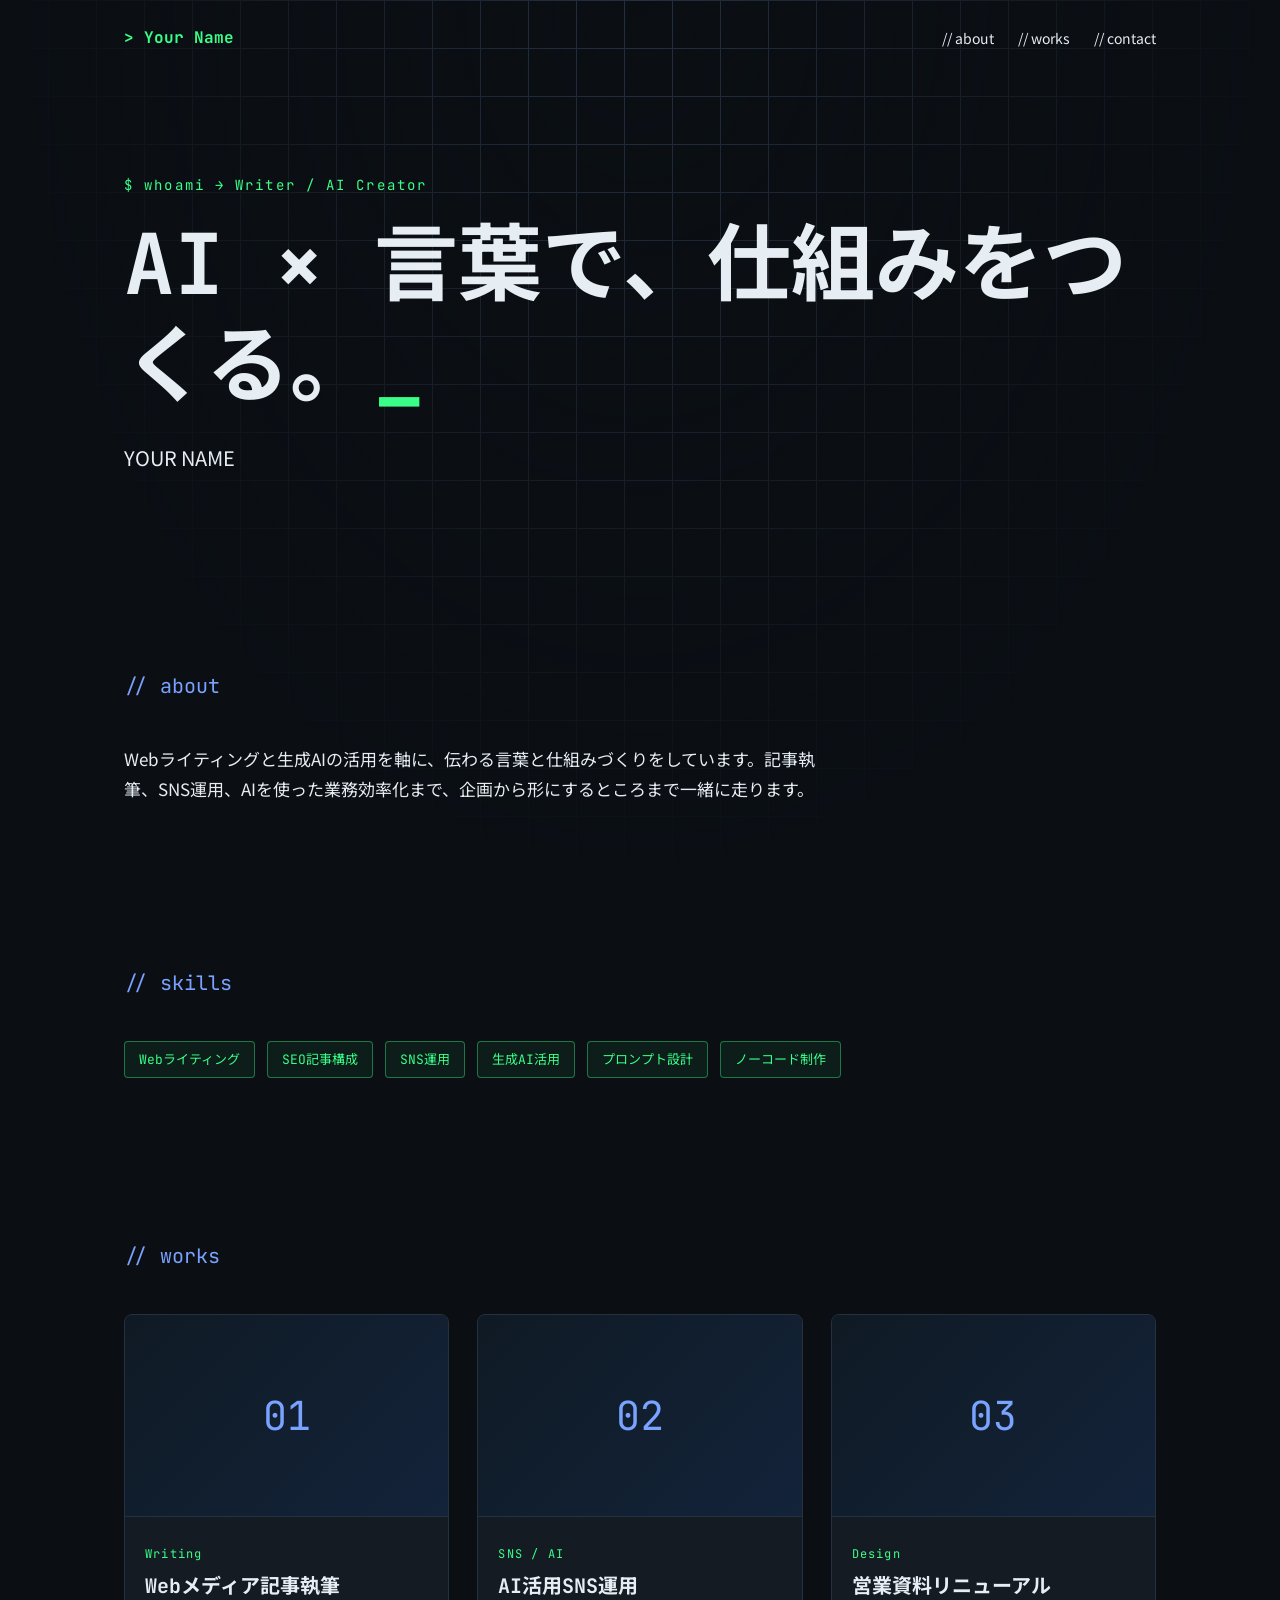
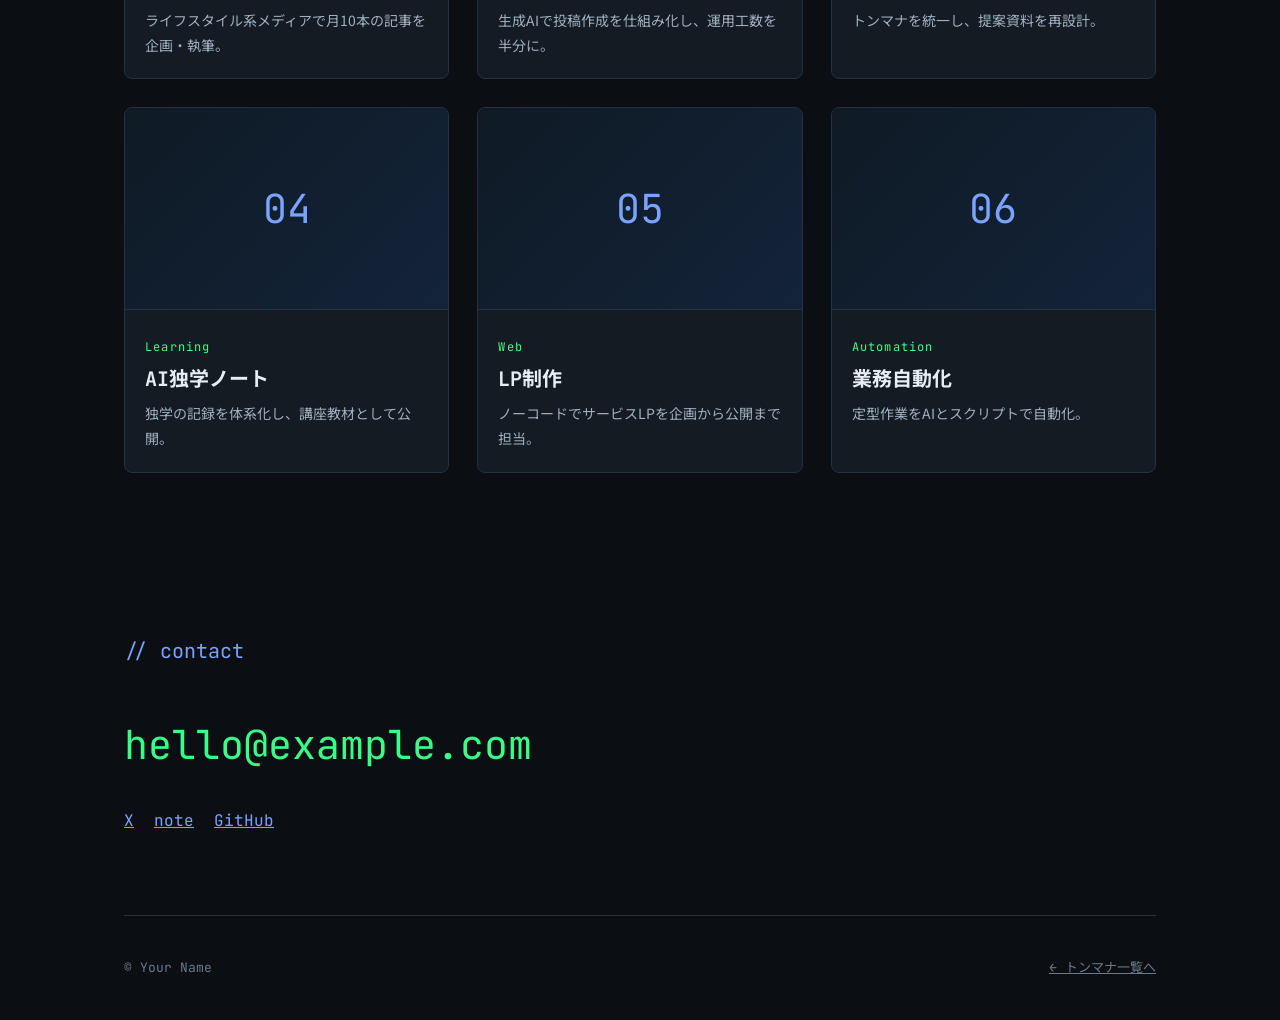
<file: 04-tech/index.html>
<!doctype html>
<html lang="ja"><head><meta charset="utf-8"><meta name="viewport" content="width=device-width,initial-scale=1">
<title>YOUR NAME | Portfolio</title>
<link rel="preconnect" href="https://fonts.googleapis.com"><link rel="preconnect" href="https://fonts.gstatic.com" crossorigin>
<link href="https://fonts.googleapis.com/css2?family=JetBrains+Mono:wght@400;700&family=Noto+Sans+JP:wght@400;700&display=swap" rel="stylesheet">
<link rel="stylesheet" href="style.css"></head>
<body><div class="wrap">
<header class="nav"><a class="logo" href="#">Your Name</a>
<ul><li><a href="#about">// about</a></li><li><a href="#works">// works</a></li><li><a href="#contact">// contact</a></li></ul></header>
<section class="hero"><div><p class="role">Writer / AI Creator</p><h1>AI × 言葉で、仕組みをつくる。</h1><p class="catch">YOUR NAME</p></div><span class="vol">PORTFOLIO — VOL.01</span></section>
<section class="sec about" id="about"><h2 class="sec-title" data-no="01">// about</h2><p>Webライティングと生成AIの活用を軸に、伝わる言葉と仕組みづくりをしています。記事執筆、SNS運用、AIを使った業務効率化まで、企画から形にするところまで一緒に走ります。</p></section>
<section class="sec"><h2 class="sec-title" data-no="02">// skills</h2><ul class="skills"><li>Webライティング</li><li>SEO記事構成</li><li>SNS運用</li><li>生成AI活用</li><li>プロンプト設計</li><li>ノーコード制作</li></ul></section>
<section class="sec" id="works"><h2 class="sec-title" data-no="03">// works</h2><div class="works"><article class="card"><div class="thumb">01</div><div class="card-body"><span class="tag">Writing</span><h3>Webメディア記事執筆</h3><p>ライフスタイル系メディアで月10本の記事を企画・執筆。</p></div></article><article class="card"><div class="thumb">02</div><div class="card-body"><span class="tag">SNS / AI</span><h3>AI活用SNS運用</h3><p>生成AIで投稿作成を仕組み化し、運用工数を半分に。</p></div></article><article class="card"><div class="thumb">03</div><div class="card-body"><span class="tag">Design</span><h3>営業資料リニューアル</h3><p>トンマナを統一し、提案資料を再設計。</p></div></article><article class="card"><div class="thumb">04</div><div class="card-body"><span class="tag">Learning</span><h3>AI独学ノート</h3><p>独学の記録を体系化し、講座教材として公開。</p></div></article><article class="card"><div class="thumb">05</div><div class="card-body"><span class="tag">Web</span><h3>LP制作</h3><p>ノーコードでサービスLPを企画から公開まで担当。</p></div></article><article class="card"><div class="thumb">06</div><div class="card-body"><span class="tag">Automation</span><h3>業務自動化</h3><p>定型作業をAIとスクリプトで自動化。</p></div></article></div></section>
<section class="sec contact" id="contact"><h2 class="sec-title" data-no="04">// contact</h2><a class="mail" href="mailto:hello@example.com">hello@example.com</a><ul class="links"><li><a href="#">X</a></li><li><a href="#">note</a></li><li><a href="#">GitHub</a></li></ul></section>
<footer><span>© Your Name</span><a href="../">← トンマナ一覧へ</a></footer>
</div></body></html>
</file>
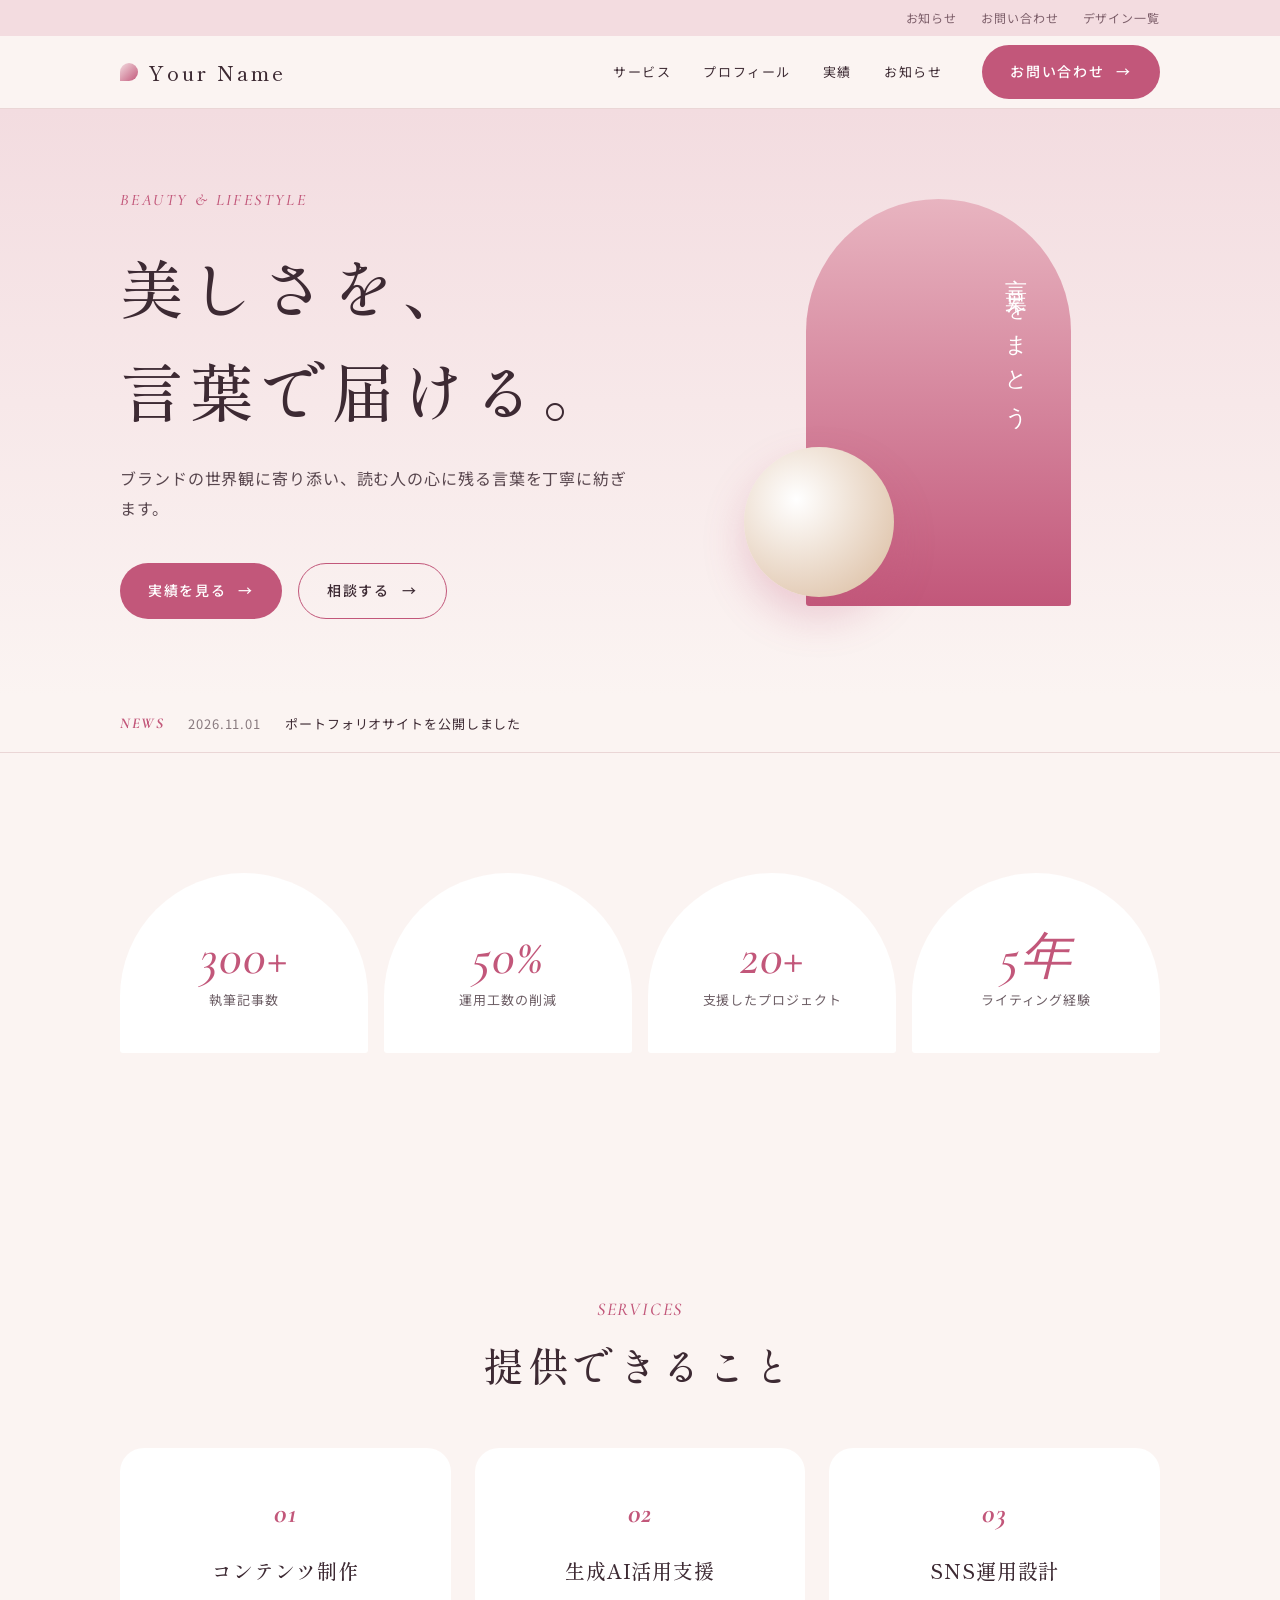
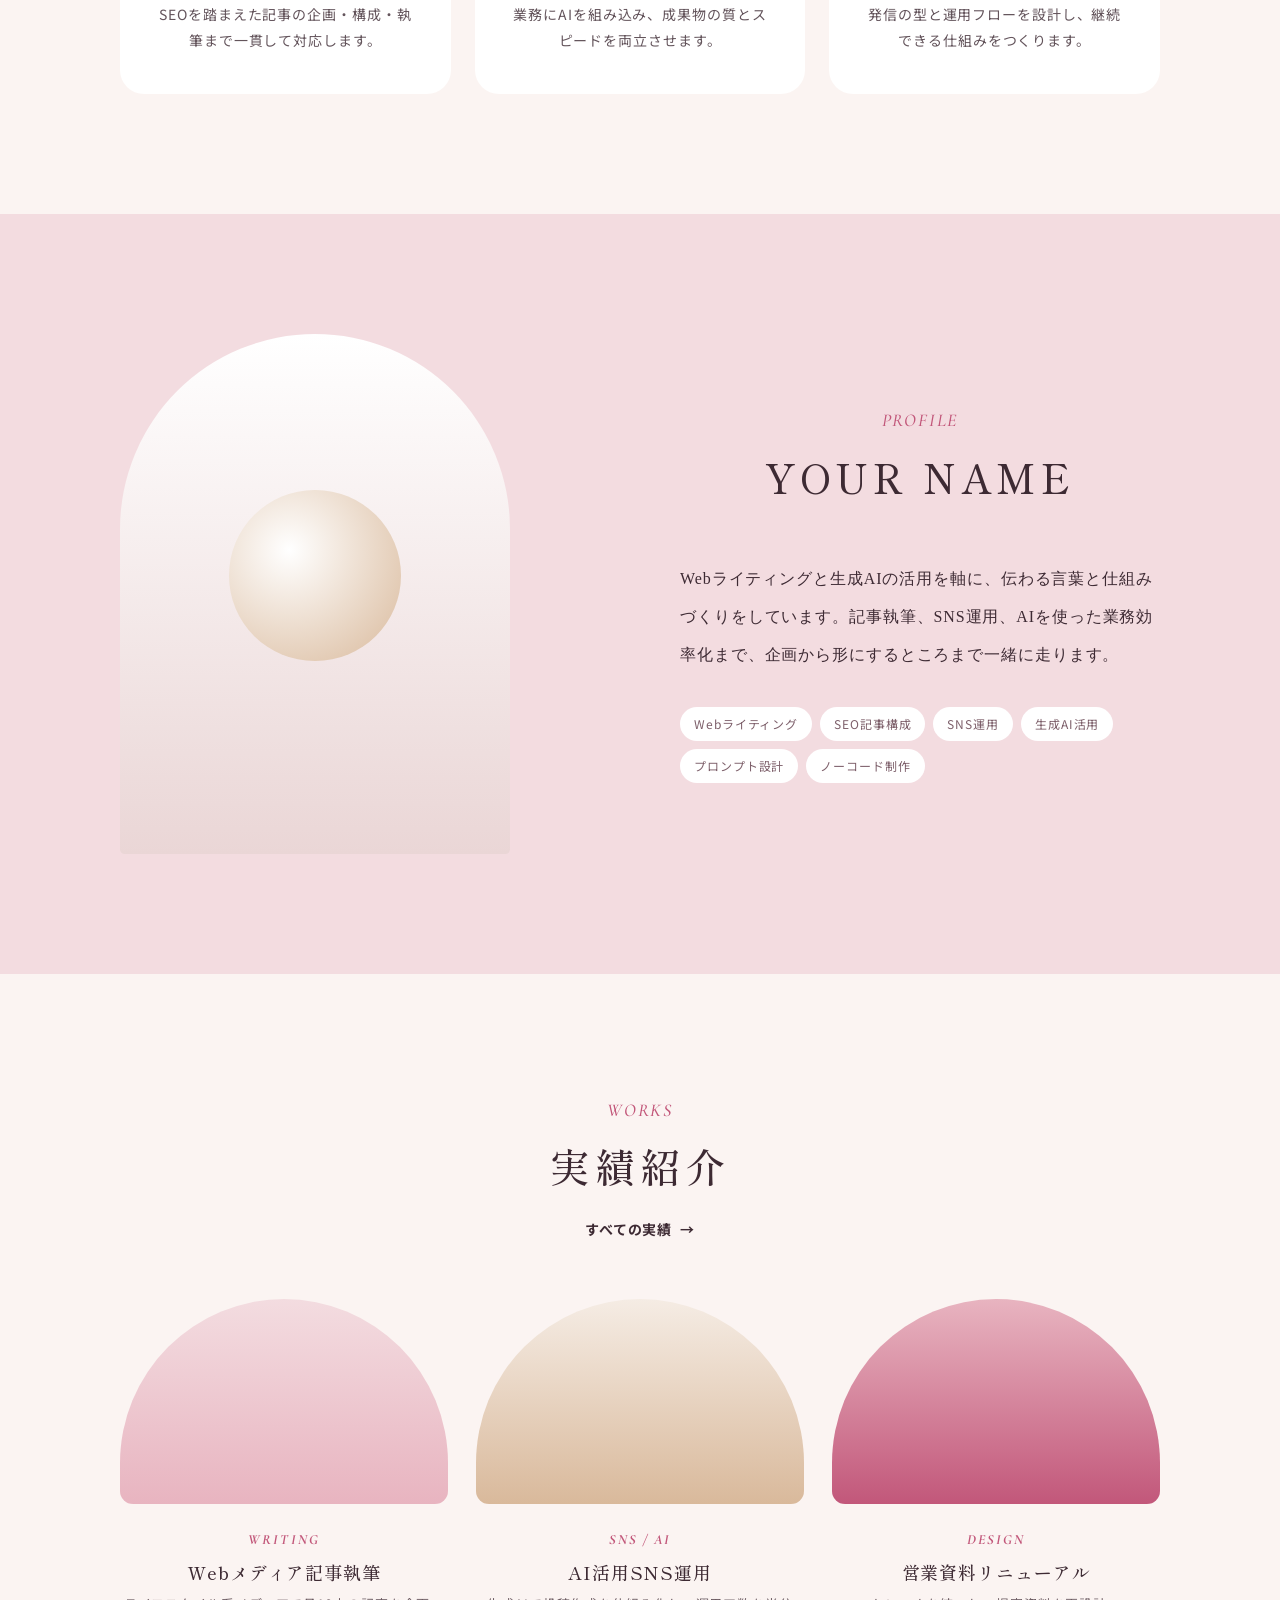
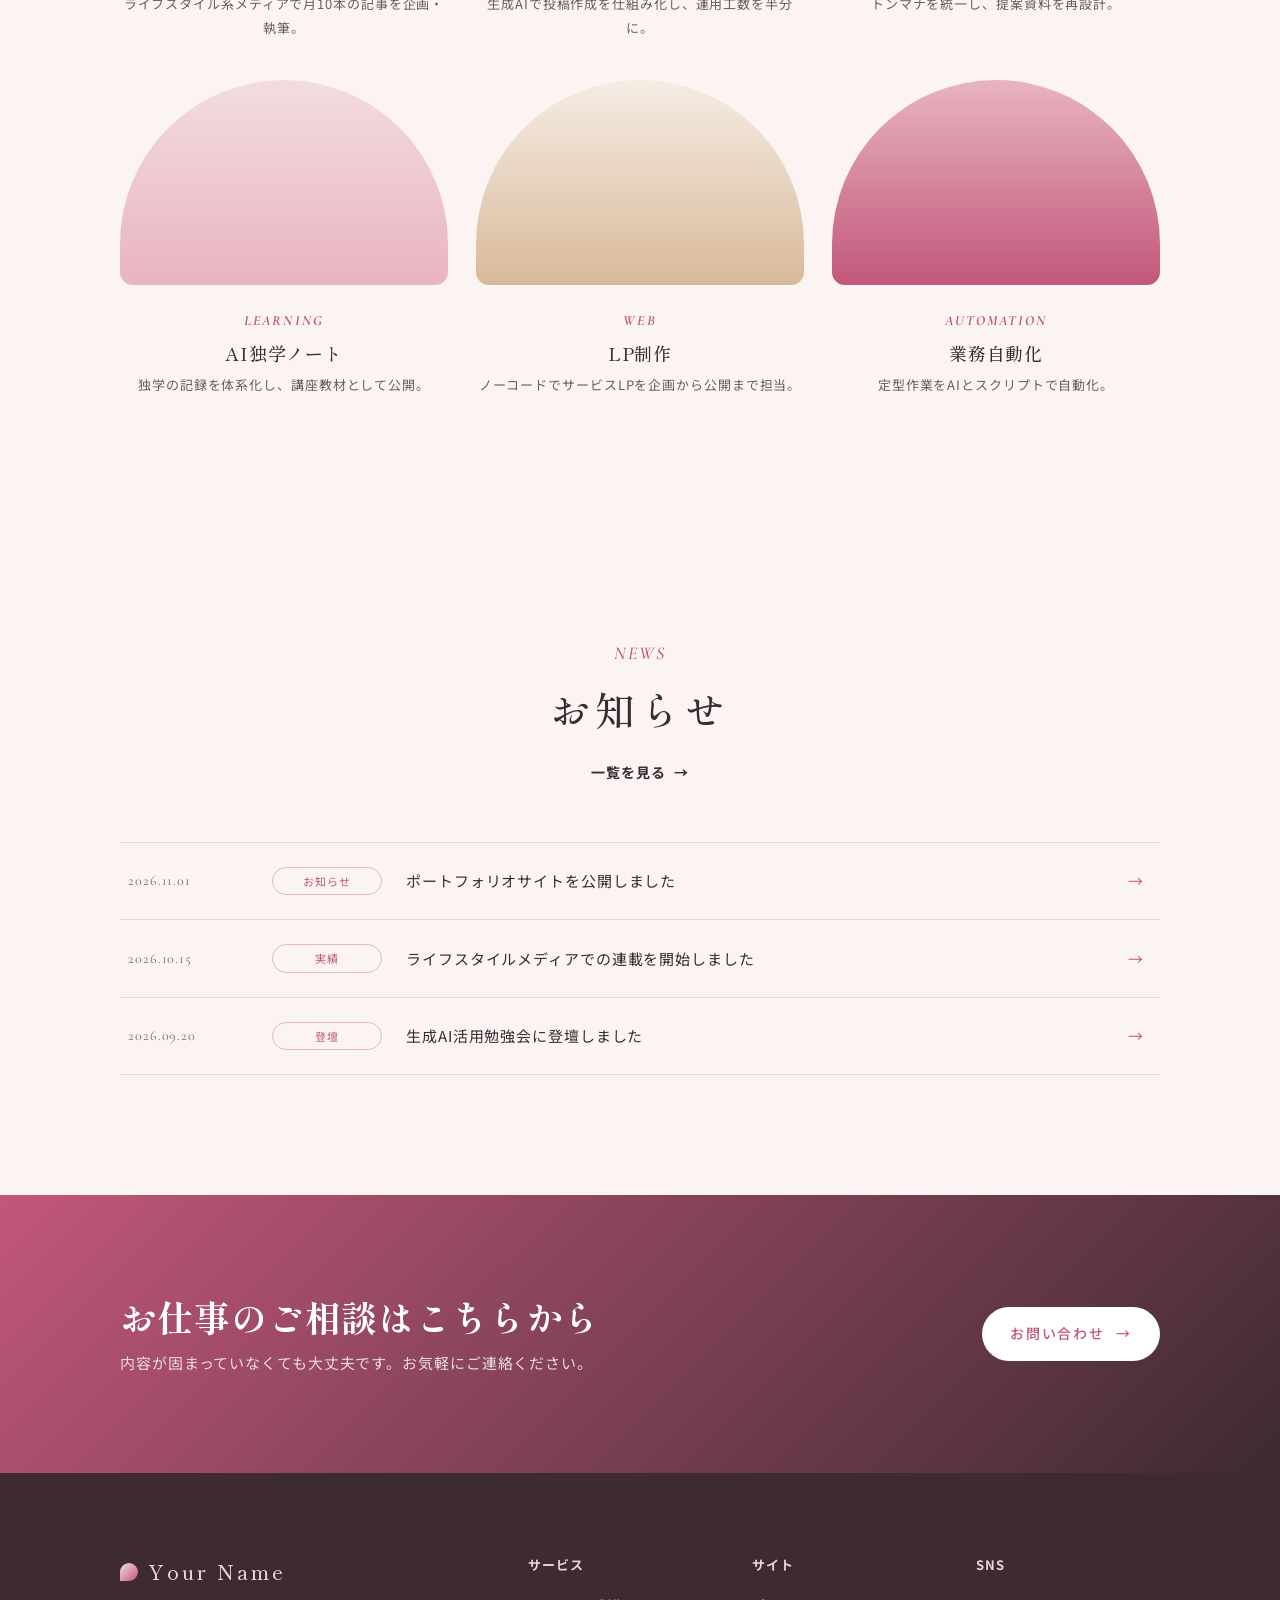
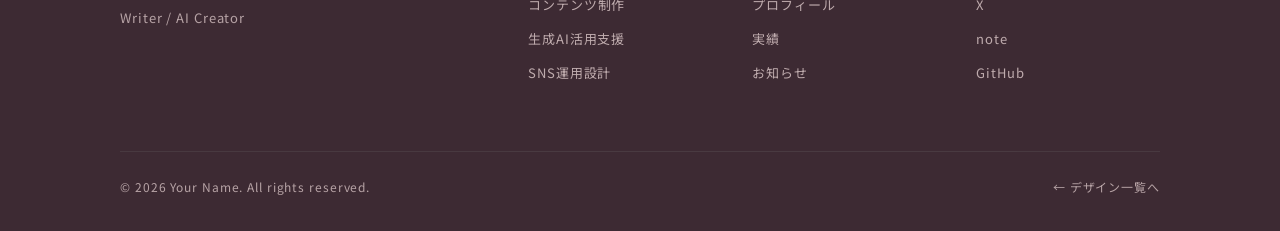
<file: 05-beauty/index.html>
<!doctype html>
<html lang="ja"><head><meta charset="utf-8"><meta name="viewport" content="width=device-width,initial-scale=1">
<title>Your Name | Portfolio</title>
<meta name="description" content="Webライティングと生成AIの活用を軸に、伝わる言葉と仕組みづくりをしています。記事執筆、SNS運用、AIを使った業務効率化まで、企画から形にするところまで一緒に走ります。">
<link rel="preconnect" href="https://fonts.googleapis.com"><link rel="preconnect" href="https://fonts.gstatic.com" crossorigin>
<link href="https://fonts.googleapis.com/css2?family=Shippori+Mincho:wght@500;700&family=Noto+Sans+JP:wght@400;500&family=Cormorant+Garamond:ital,wght@1,500&display=swap" rel="stylesheet">
<link rel="stylesheet" href="style.css"></head>
<body>
<div class="util"><div class="wrap"><a href="#news">お知らせ</a><a href="#contact">お問い合わせ</a><a href="../">デザイン一覧</a></div></div>
<header class="gh"><div class="wrap"><a class="logo" href="#"><i></i>Your Name</a>
<nav class="gnav"><a href="#services">サービス</a><a href="#about">プロフィール</a><a href="#works">実績</a><a href="#news">お知らせ</a></nav>
<a class="btn btn-primary" href="#contact">お問い合わせ</a></div></header>
<section class="hero"><div class="wrap"><div><p class="eyebrow">BEAUTY &amp; LIFESTYLE</p><h1>美しさを、
言葉で届ける。</h1>
<p class="lead">ブランドの世界観に寄り添い、読む人の心に残る言葉を丁寧に紡ぎます。</p><div class="cta"><a class="btn btn-primary" href="#works">実績を見る</a><a class="btn btn-ghost" href="#contact">相談する</a></div></div>
<div class="visual" aria-hidden="true"><span></span><span></span><span></span></div></div></section>
<div class="notice"><div class="wrap"><b>NEWS</b><time>2026.11.01</time><a href="#news">ポートフォリオサイトを公開しました</a></div></div>
<section class="sec"><div class="wrap"><div class="stats"><div class="stat reveal"><b>300+</b><span>執筆記事数</span></div><div class="stat reveal"><b>50%</b><span>運用工数の削減</span></div><div class="stat reveal"><b>20+</b><span>支援したプロジェクト</span></div><div class="stat reveal"><b>5年</b><span>ライティング経験</span></div></div></div></section>
<section class="sec" id="services"><div class="wrap"><div class="sec-head"><div><span class="en">SERVICES</span><h2>提供できること</h2></div></div><div class="services"><article class="svc reveal"><span class="no">01</span><h3>コンテンツ制作</h3><p>SEOを踏まえた記事の企画・構成・執筆まで一貫して対応します。</p></article><article class="svc reveal"><span class="no">02</span><h3>生成AI活用支援</h3><p>業務にAIを組み込み、成果物の質とスピードを両立させます。</p></article><article class="svc reveal"><span class="no">03</span><h3>SNS運用設計</h3><p>発信の型と運用フローを設計し、継続できる仕組みをつくります。</p></article></div></div></section>
<section class="sec about" id="about"><div class="wrap"><div class="about-vis reveal" aria-hidden="true"></div><div class="reveal">
<div class="sec-head"><div><span class="en">PROFILE</span><h2>YOUR NAME</h2></div></div><p>Webライティングと生成AIの活用を軸に、伝わる言葉と仕組みづくりをしています。記事執筆、SNS運用、AIを使った業務効率化まで、企画から形にするところまで一緒に走ります。</p><ul class="skills"><li>Webライティング</li><li>SEO記事構成</li><li>SNS運用</li><li>生成AI活用</li><li>プロンプト設計</li><li>ノーコード制作</li></ul></div></div></section>
<section class="sec" id="works"><div class="wrap"><div class="sec-head"><div><span class="en">WORKS</span><h2>実績紹介</h2></div><a class="more" href="#">すべての実績</a></div><div class="works"><a class="work reveal" href="#"><div class="thumb"></div><span class="tag">WRITING</span><h3>Webメディア記事執筆</h3><p>ライフスタイル系メディアで月10本の記事を企画・執筆。</p></a><a class="work reveal" href="#"><div class="thumb"></div><span class="tag">SNS / AI</span><h3>AI活用SNS運用</h3><p>生成AIで投稿作成を仕組み化し、運用工数を半分に。</p></a><a class="work reveal" href="#"><div class="thumb"></div><span class="tag">DESIGN</span><h3>営業資料リニューアル</h3><p>トンマナを統一し、提案資料を再設計。</p></a><a class="work reveal" href="#"><div class="thumb"></div><span class="tag">LEARNING</span><h3>AI独学ノート</h3><p>独学の記録を体系化し、講座教材として公開。</p></a><a class="work reveal" href="#"><div class="thumb"></div><span class="tag">WEB</span><h3>LP制作</h3><p>ノーコードでサービスLPを企画から公開まで担当。</p></a><a class="work reveal" href="#"><div class="thumb"></div><span class="tag">AUTOMATION</span><h3>業務自動化</h3><p>定型作業をAIとスクリプトで自動化。</p></a></div></div></section>
<section class="sec" id="news"><div class="wrap"><div class="sec-head"><div><span class="en">NEWS</span><h2>お知らせ</h2></div><a class="more" href="#">一覧を見る</a></div><ul class="news"><li><a href="#"><time>2026.11.01</time><span class="cat">お知らせ</span><span>ポートフォリオサイトを公開しました</span></a></li><li><a href="#"><time>2026.10.15</time><span class="cat">実績</span><span>ライフスタイルメディアでの連載を開始しました</span></a></li><li><a href="#"><time>2026.09.20</time><span class="cat">登壇</span><span>生成AI活用勉強会に登壇しました</span></a></li></ul></div></section>
<section class="ctaband" id="contact"><div class="wrap"><div><h2>お仕事のご相談はこちらから</h2><p>内容が固まっていなくても大丈夫です。お気軽にご連絡ください。</p></div>
<a class="btn btn-primary" href="mailto:hello@example.com">お問い合わせ</a></div></section>
<footer class="gf"><div class="wrap"><div class="cols"><div><a class="logo" href="#"><i></i>Your Name</a><p style="margin-top:16px;opacity:.7">Writer / AI Creator</p></div>
<div><h4>サービス</h4><ul><li><a href="#services">コンテンツ制作</a></li><li><a href="#services">生成AI活用支援</a></li><li><a href="#services">SNS運用設計</a></li></ul></div>
<div><h4>サイト</h4><ul><li><a href="#about">プロフィール</a></li><li><a href="#works">実績</a></li><li><a href="#news">お知らせ</a></li></ul></div>
<div><h4>SNS</h4><ul><li><a href="#">X</a></li><li><a href="#">note</a></li><li><a href="#">GitHub</a></li></ul></div></div>
<div class="copy"><span>© 2026 Your Name. All rights reserved.</span><a href="../">← デザイン一覧へ</a></div></div></footer>
<script>
const io=new IntersectionObserver(es=>es.forEach(x=>{if(x.isIntersecting){x.target.classList.add('in');io.unobserve(x.target)}}),{threshold:.15});
document.querySelectorAll('.reveal').forEach(el=>io.observe(el));
</script>
</body></html>
</file>
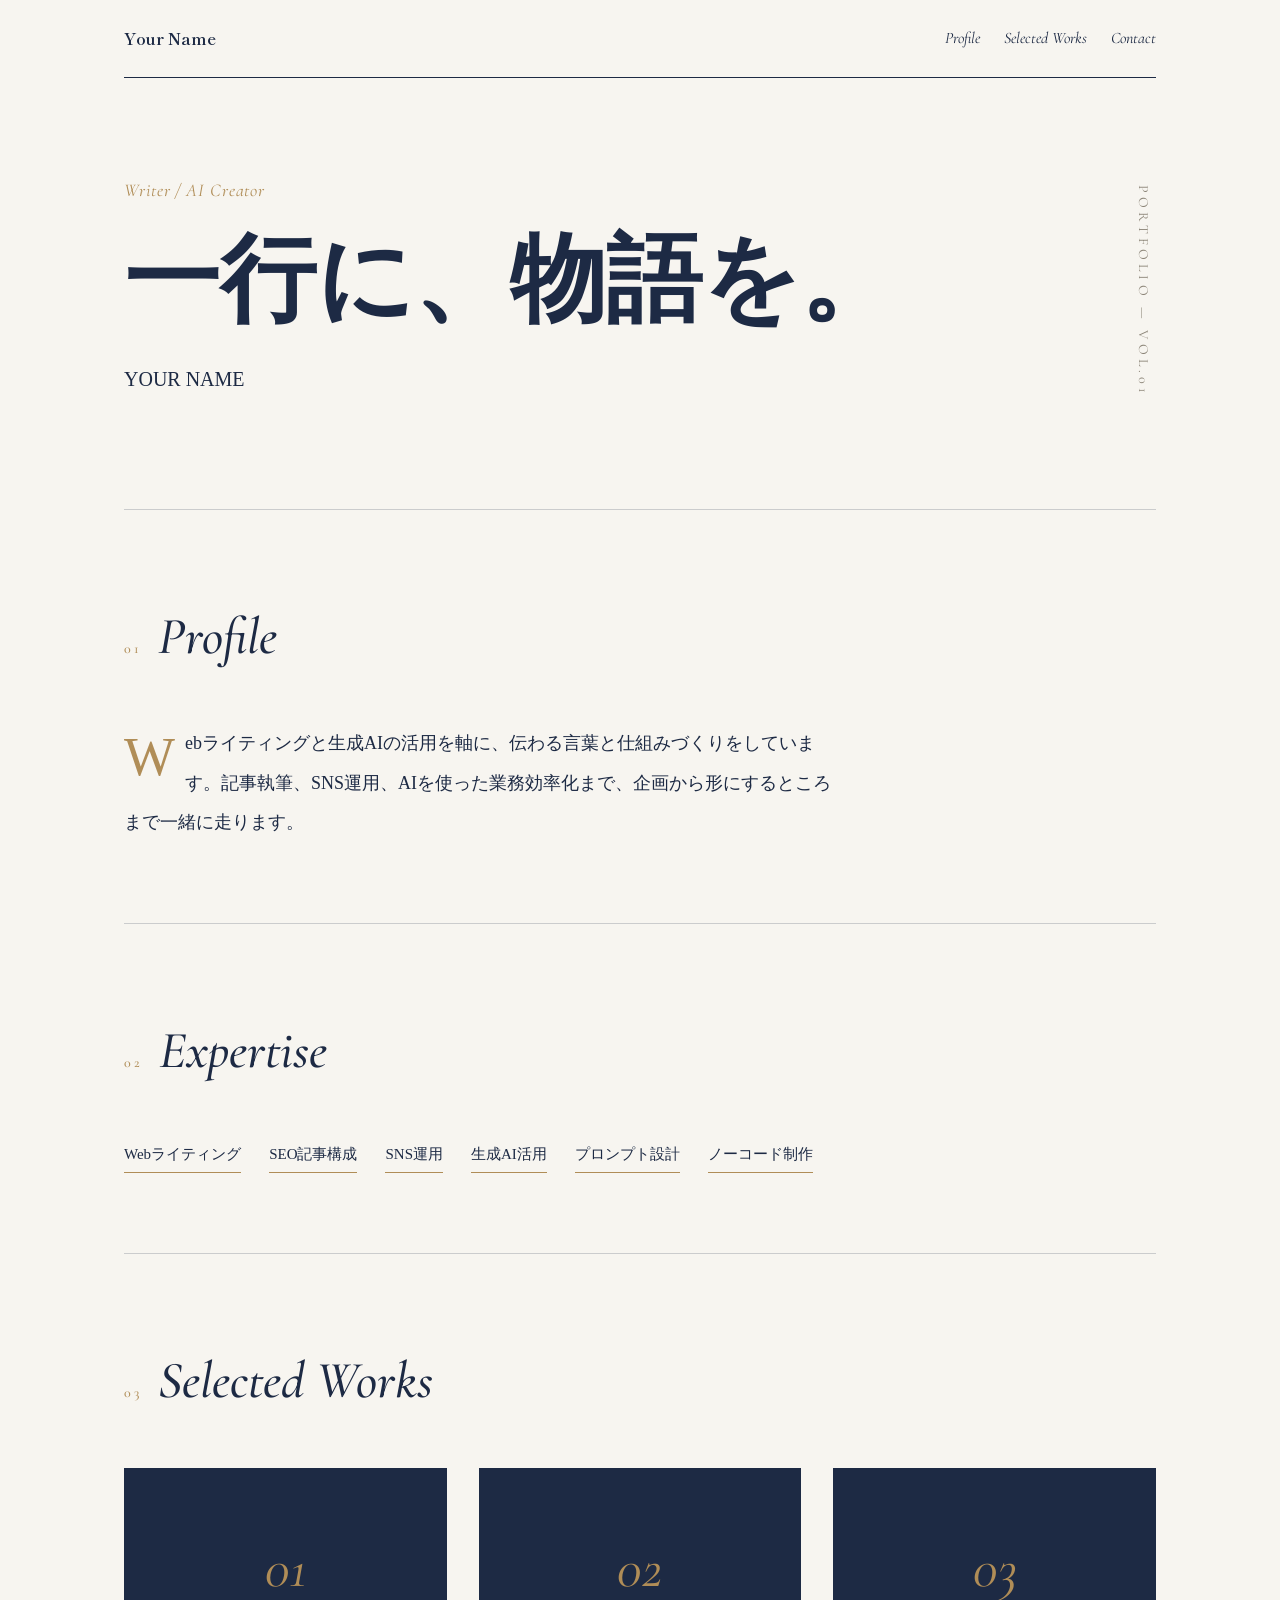
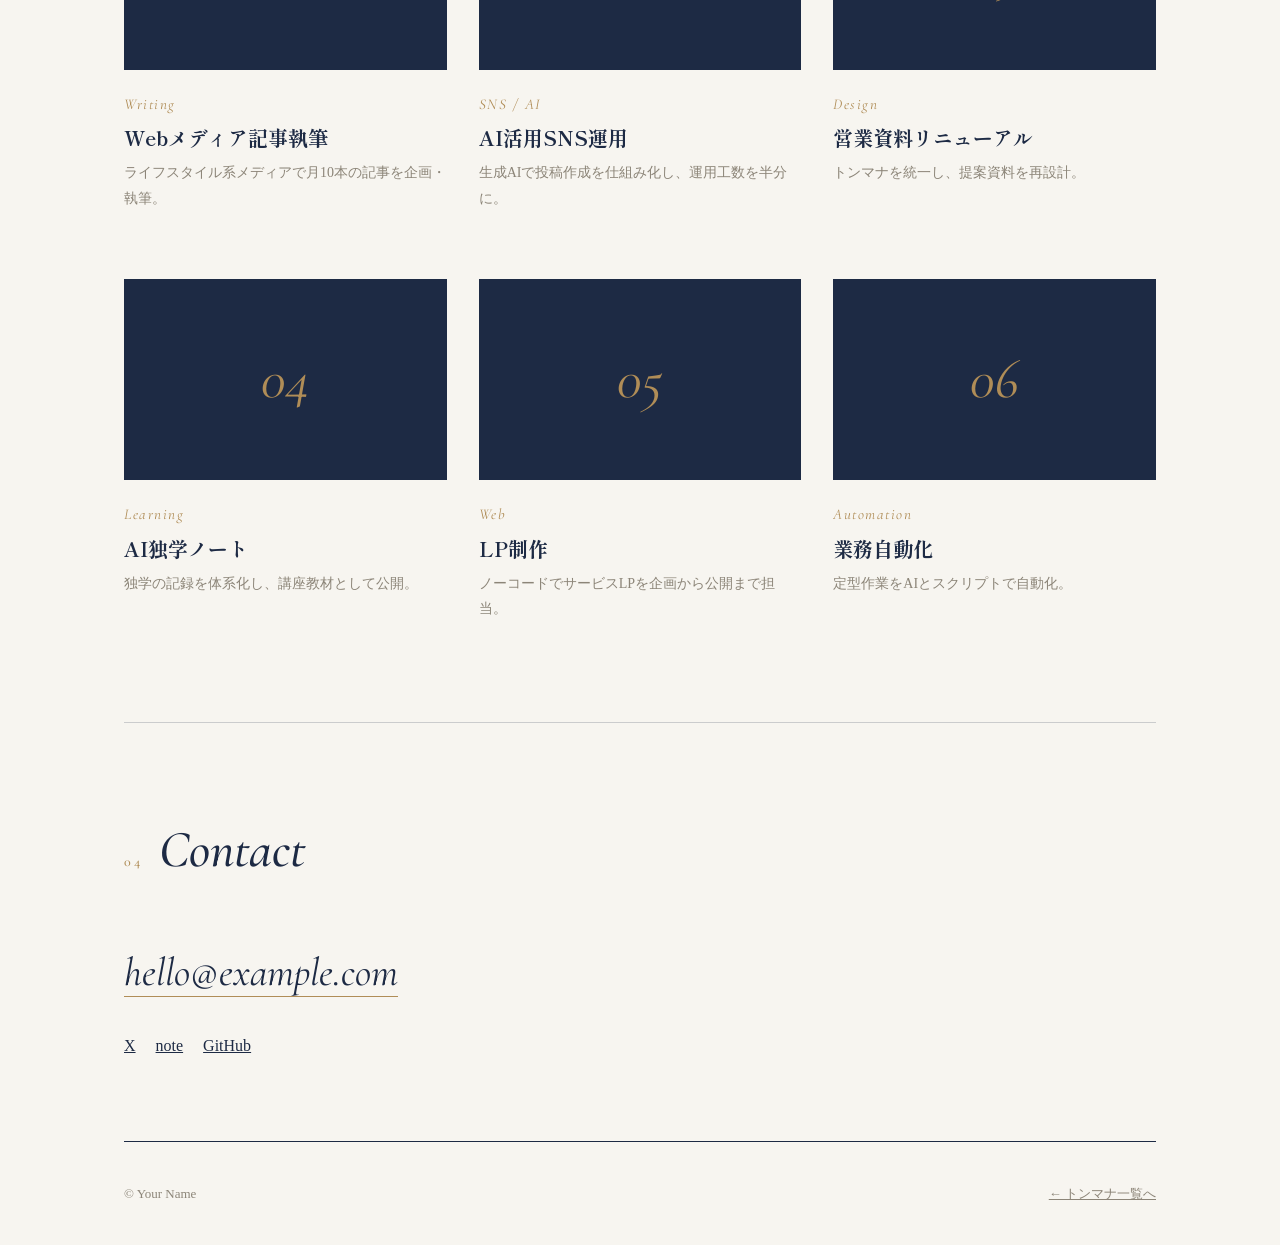
<file: 05-editorial/index.html>
<!doctype html>
<html lang="ja"><head><meta charset="utf-8"><meta name="viewport" content="width=device-width,initial-scale=1">
<title>YOUR NAME | Portfolio</title>
<link rel="preconnect" href="https://fonts.googleapis.com"><link rel="preconnect" href="https://fonts.gstatic.com" crossorigin>
<link href="https://fonts.googleapis.com/css2?family=Shippori+Mincho:wght@400;600;800&family=Cormorant+Garamond:ital,wght@0,500;1,500&display=swap" rel="stylesheet">
<link rel="stylesheet" href="style.css"></head>
<body><div class="wrap">
<header class="nav"><a class="logo" href="#">Your Name</a>
<ul><li><a href="#about">Profile</a></li><li><a href="#works">Selected Works</a></li><li><a href="#contact">Contact</a></li></ul></header>
<section class="hero"><div><p class="role">Writer / AI Creator</p><h1>一行に、物語を。</h1><p class="catch">YOUR NAME</p></div><span class="vol">PORTFOLIO — VOL.01</span></section>
<section class="sec about" id="about"><h2 class="sec-title" data-no="01">Profile</h2><p>Webライティングと生成AIの活用を軸に、伝わる言葉と仕組みづくりをしています。記事執筆、SNS運用、AIを使った業務効率化まで、企画から形にするところまで一緒に走ります。</p></section>
<section class="sec"><h2 class="sec-title" data-no="02">Expertise</h2><ul class="skills"><li>Webライティング</li><li>SEO記事構成</li><li>SNS運用</li><li>生成AI活用</li><li>プロンプト設計</li><li>ノーコード制作</li></ul></section>
<section class="sec" id="works"><h2 class="sec-title" data-no="03">Selected Works</h2><div class="works"><article class="card"><div class="thumb">01</div><div class="card-body"><span class="tag">Writing</span><h3>Webメディア記事執筆</h3><p>ライフスタイル系メディアで月10本の記事を企画・執筆。</p></div></article><article class="card"><div class="thumb">02</div><div class="card-body"><span class="tag">SNS / AI</span><h3>AI活用SNS運用</h3><p>生成AIで投稿作成を仕組み化し、運用工数を半分に。</p></div></article><article class="card"><div class="thumb">03</div><div class="card-body"><span class="tag">Design</span><h3>営業資料リニューアル</h3><p>トンマナを統一し、提案資料を再設計。</p></div></article><article class="card"><div class="thumb">04</div><div class="card-body"><span class="tag">Learning</span><h3>AI独学ノート</h3><p>独学の記録を体系化し、講座教材として公開。</p></div></article><article class="card"><div class="thumb">05</div><div class="card-body"><span class="tag">Web</span><h3>LP制作</h3><p>ノーコードでサービスLPを企画から公開まで担当。</p></div></article><article class="card"><div class="thumb">06</div><div class="card-body"><span class="tag">Automation</span><h3>業務自動化</h3><p>定型作業をAIとスクリプトで自動化。</p></div></article></div></section>
<section class="sec contact" id="contact"><h2 class="sec-title" data-no="04">Contact</h2><a class="mail" href="mailto:hello@example.com">hello@example.com</a><ul class="links"><li><a href="#">X</a></li><li><a href="#">note</a></li><li><a href="#">GitHub</a></li></ul></section>
<footer><span>© Your Name</span><a href="../">← トンマナ一覧へ</a></footer>
</div></body></html>
</file>
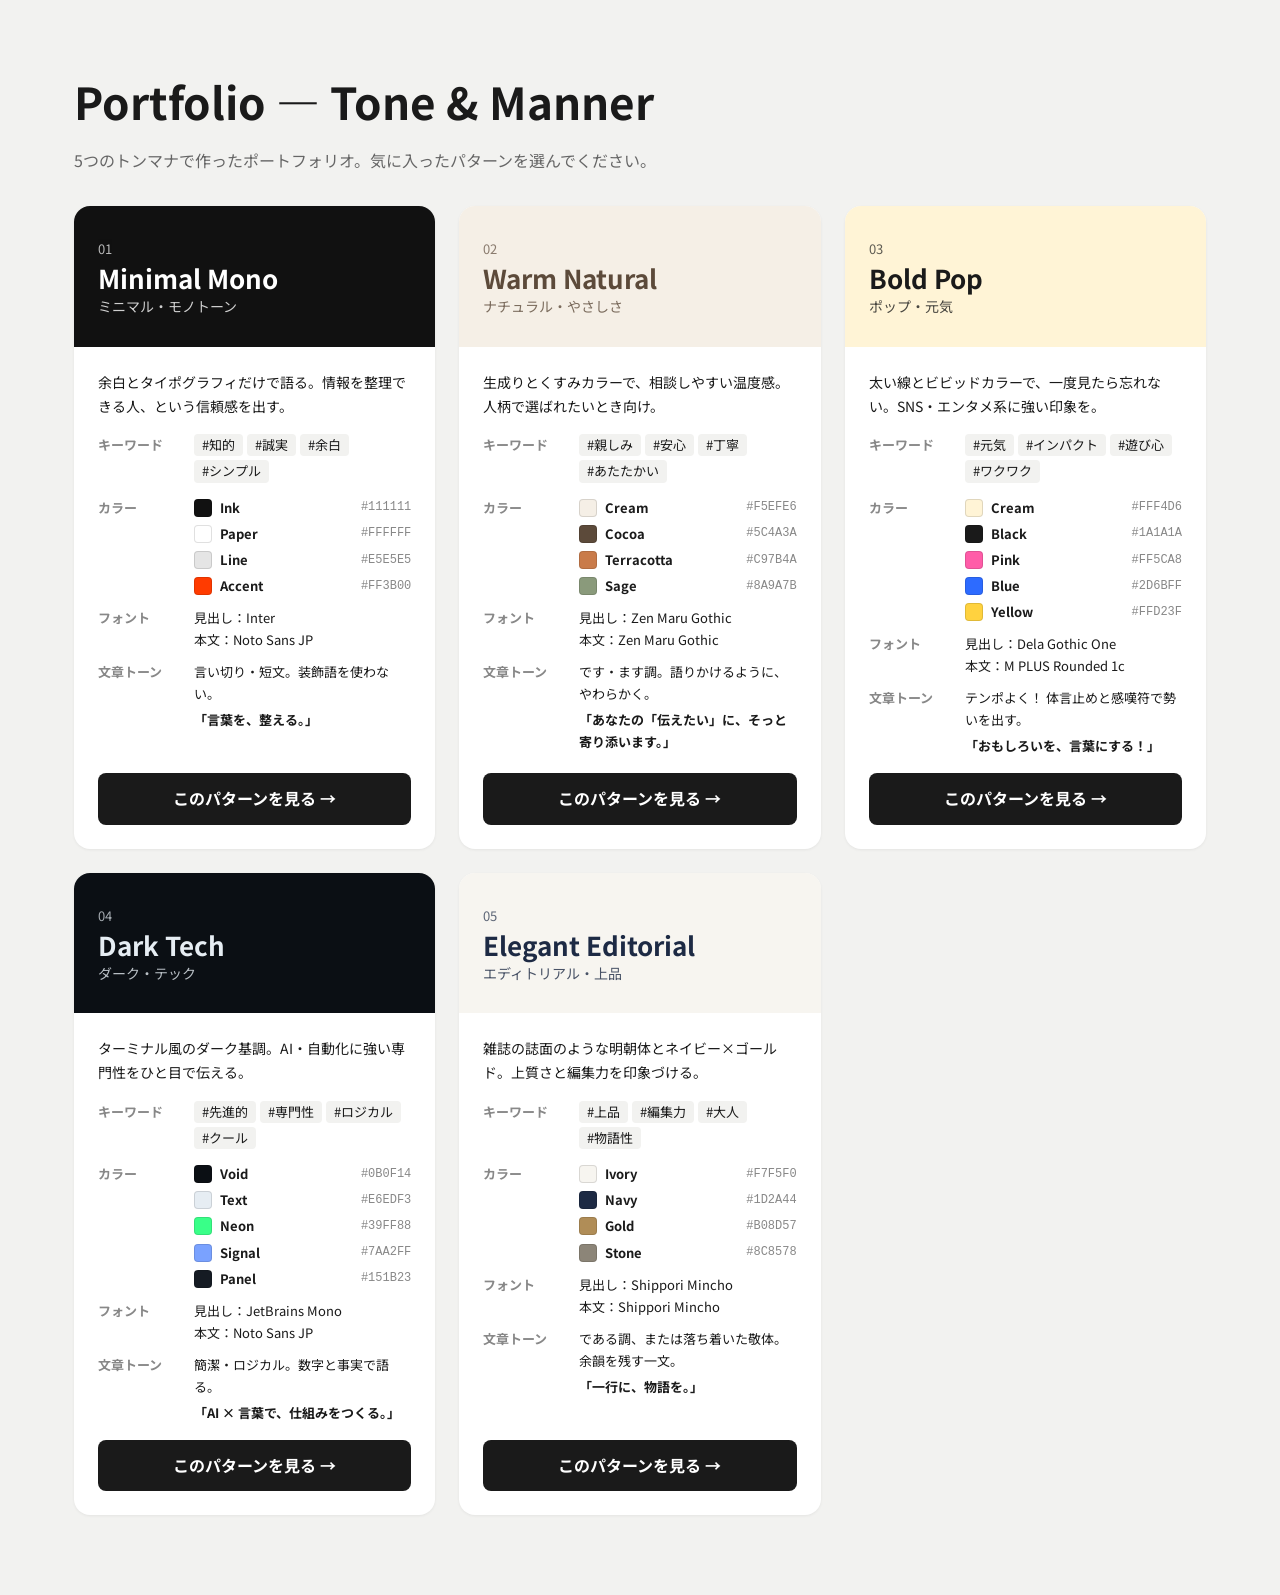
<file: v1/index.html>
<!doctype html>
<html lang="ja"><head><meta charset="utf-8"><meta name="viewport" content="width=device-width,initial-scale=1">
<title>Portfolio Tone &amp; Manner</title>
<link href="https://fonts.googleapis.com/css2?family=Noto+Sans+JP:wght@400;700&display=swap" rel="stylesheet">
<style>
*{box-sizing:border-box;margin:0;padding:0}
body{font-family:'Noto Sans JP',sans-serif;background:#f2f2f0;color:#1a1a1a;line-height:1.7}
header{max-width:1180px;margin:0 auto;padding:64px 24px 32px}
header h1{font-size:clamp(28px,4vw,44px)}
header p{color:#666;margin-top:8px}
main{max-width:1180px;margin:0 auto;padding:0 24px 80px;display:grid;grid-template-columns:repeat(auto-fill,minmax(340px,1fr));gap:24px}
.tm{background:#fff;border-radius:16px;overflow:hidden;display:flex;flex-direction:column;box-shadow:0 1px 3px rgba(0,0,0,.06)}
.tm-head{padding:28px 24px}
.tm-head .no{font-size:13px;opacity:.7}
.tm-head h2{font-size:26px;line-height:1.3}
.tm-head p{font-size:14px;opacity:.8}
.tm-body{padding:24px;display:flex;flex-direction:column;gap:16px;flex:1}
.concept{font-size:14px}
dl{display:grid;grid-template-columns:84px 1fr;gap:10px 12px;font-size:13px}
dt{color:#888;font-weight:700}
.kw span{display:inline-block;background:#f2f2f0;border-radius:4px;padding:0 8px;margin:0 4px 4px 0}
.sw{list-style:none;display:grid;gap:4px}
.sw li{display:flex;align-items:center;gap:8px}
.chip{width:18px;height:18px;border-radius:4px;border:1px solid rgba(0,0,0,.12)}
.sw code{color:#888;font-size:12px;margin-left:auto}
q{display:block;margin-top:4px;font-weight:700}
.btn{margin-top:auto;display:block;text-align:center;background:#1a1a1a;color:#fff;text-decoration:none;padding:12px;border-radius:8px;font-weight:700}
@media (max-width:640px){header,main{padding-left:16px;padding-right:16px}main{grid-template-columns:1fr}}
</style></head><body>
<header><h1>Portfolio — Tone &amp; Manner</h1><p>5つのトンマナで作ったポートフォリオ。気に入ったパターンを選んでください。</p></header>
<main><article class="tm">
<div class="tm-head" style="background:#111111;color:#FFFFFF">
<span class="no">01</span><h2>Minimal Mono</h2><p>ミニマル・モノトーン</p></div>
<div class="tm-body"><p class="concept">余白とタイポグラフィだけで語る。情報を整理できる人、という信頼感を出す。</p>
<dl><dt>キーワード</dt><dd class="kw"><span>#知的</span><span>#誠実</span><span>#余白</span><span>#シンプル</span></dd>
<dt>カラー</dt><dd><ul class="sw"><li><span class="chip" style="background:#111111"></span><b>Ink</b><code>#111111</code></li><li><span class="chip" style="background:#FFFFFF"></span><b>Paper</b><code>#FFFFFF</code></li><li><span class="chip" style="background:#E5E5E5"></span><b>Line</b><code>#E5E5E5</code></li><li><span class="chip" style="background:#FF3B00"></span><b>Accent</b><code>#FF3B00</code></li></ul></dd>
<dt>フォント</dt><dd>見出し：Inter<br>本文：Noto Sans JP</dd>
<dt>文章トーン</dt><dd>言い切り・短文。装飾語を使わない。<br><q>言葉を、整える。</q></dd></dl>
<a class="btn" href="01-minimal/">このパターンを見る →</a></div></article><article class="tm">
<div class="tm-head" style="background:#F5EFE6;color:#5C4A3A">
<span class="no">02</span><h2>Warm Natural</h2><p>ナチュラル・やさしさ</p></div>
<div class="tm-body"><p class="concept">生成りとくすみカラーで、相談しやすい温度感。人柄で選ばれたいとき向け。</p>
<dl><dt>キーワード</dt><dd class="kw"><span>#親しみ</span><span>#安心</span><span>#丁寧</span><span>#あたたかい</span></dd>
<dt>カラー</dt><dd><ul class="sw"><li><span class="chip" style="background:#F5EFE6"></span><b>Cream</b><code>#F5EFE6</code></li><li><span class="chip" style="background:#5C4A3A"></span><b>Cocoa</b><code>#5C4A3A</code></li><li><span class="chip" style="background:#C97B4A"></span><b>Terracotta</b><code>#C97B4A</code></li><li><span class="chip" style="background:#8A9A7B"></span><b>Sage</b><code>#8A9A7B</code></li></ul></dd>
<dt>フォント</dt><dd>見出し：Zen Maru Gothic<br>本文：Zen Maru Gothic</dd>
<dt>文章トーン</dt><dd>です・ます調。語りかけるように、やわらかく。<br><q>あなたの「伝えたい」に、そっと寄り添います。</q></dd></dl>
<a class="btn" href="02-natural/">このパターンを見る →</a></div></article><article class="tm">
<div class="tm-head" style="background:#FFF4D6;color:#1A1A1A">
<span class="no">03</span><h2>Bold Pop</h2><p>ポップ・元気</p></div>
<div class="tm-body"><p class="concept">太い線とビビッドカラーで、一度見たら忘れない。SNS・エンタメ系に強い印象を。</p>
<dl><dt>キーワード</dt><dd class="kw"><span>#元気</span><span>#インパクト</span><span>#遊び心</span><span>#ワクワク</span></dd>
<dt>カラー</dt><dd><ul class="sw"><li><span class="chip" style="background:#FFF4D6"></span><b>Cream</b><code>#FFF4D6</code></li><li><span class="chip" style="background:#1A1A1A"></span><b>Black</b><code>#1A1A1A</code></li><li><span class="chip" style="background:#FF5CA8"></span><b>Pink</b><code>#FF5CA8</code></li><li><span class="chip" style="background:#2D6BFF"></span><b>Blue</b><code>#2D6BFF</code></li><li><span class="chip" style="background:#FFD23F"></span><b>Yellow</b><code>#FFD23F</code></li></ul></dd>
<dt>フォント</dt><dd>見出し：Dela Gothic One<br>本文：M PLUS Rounded 1c</dd>
<dt>文章トーン</dt><dd>テンポよく！ 体言止めと感嘆符で勢いを出す。<br><q>おもしろいを、言葉にする！</q></dd></dl>
<a class="btn" href="03-pop/">このパターンを見る →</a></div></article><article class="tm">
<div class="tm-head" style="background:#0B0F14;color:#E6EDF3">
<span class="no">04</span><h2>Dark Tech</h2><p>ダーク・テック</p></div>
<div class="tm-body"><p class="concept">ターミナル風のダーク基調。AI・自動化に強い専門性をひと目で伝える。</p>
<dl><dt>キーワード</dt><dd class="kw"><span>#先進的</span><span>#専門性</span><span>#ロジカル</span><span>#クール</span></dd>
<dt>カラー</dt><dd><ul class="sw"><li><span class="chip" style="background:#0B0F14"></span><b>Void</b><code>#0B0F14</code></li><li><span class="chip" style="background:#E6EDF3"></span><b>Text</b><code>#E6EDF3</code></li><li><span class="chip" style="background:#39FF88"></span><b>Neon</b><code>#39FF88</code></li><li><span class="chip" style="background:#7AA2FF"></span><b>Signal</b><code>#7AA2FF</code></li><li><span class="chip" style="background:#151B23"></span><b>Panel</b><code>#151B23</code></li></ul></dd>
<dt>フォント</dt><dd>見出し：JetBrains Mono<br>本文：Noto Sans JP</dd>
<dt>文章トーン</dt><dd>簡潔・ロジカル。数字と事実で語る。<br><q>AI × 言葉で、仕組みをつくる。</q></dd></dl>
<a class="btn" href="04-tech/">このパターンを見る →</a></div></article><article class="tm">
<div class="tm-head" style="background:#F7F5F0;color:#1D2A44">
<span class="no">05</span><h2>Elegant Editorial</h2><p>エディトリアル・上品</p></div>
<div class="tm-body"><p class="concept">雑誌の誌面のような明朝体とネイビー×ゴールド。上質さと編集力を印象づける。</p>
<dl><dt>キーワード</dt><dd class="kw"><span>#上品</span><span>#編集力</span><span>#大人</span><span>#物語性</span></dd>
<dt>カラー</dt><dd><ul class="sw"><li><span class="chip" style="background:#F7F5F0"></span><b>Ivory</b><code>#F7F5F0</code></li><li><span class="chip" style="background:#1D2A44"></span><b>Navy</b><code>#1D2A44</code></li><li><span class="chip" style="background:#B08D57"></span><b>Gold</b><code>#B08D57</code></li><li><span class="chip" style="background:#8C8578"></span><b>Stone</b><code>#8C8578</code></li></ul></dd>
<dt>フォント</dt><dd>見出し：Shippori Mincho<br>本文：Shippori Mincho</dd>
<dt>文章トーン</dt><dd>である調、または落ち着いた敬体。余韻を残す一文。<br><q>一行に、物語を。</q></dd></dl>
<a class="btn" href="05-editorial/">このパターンを見る →</a></div></article></main></body></html>
</file>
<file: 01-minimal/style.css>
*{box-sizing:border-box;margin:0;padding:0}
html{scroll-behavior:smooth}
body{background:var(--bg);color:var(--text);font-family:var(--font-body);line-height:1.8;-webkit-font-smoothing:antialiased}
a{color:inherit}
img{max-width:100%}
.wrap{max-width:1080px;margin:0 auto;padding:0 24px}
.nav{display:flex;justify-content:space-between;align-items:center;padding:24px 0}
.nav .logo{font-family:var(--font-head);font-weight:700;text-decoration:none}
.nav ul{display:flex;gap:24px;list-style:none;font-size:14px}
.nav ul a{text-decoration:none}
.hero{padding:96px 0 112px}
.hero .role{font-size:14px;letter-spacing:.15em}
.hero h1{font-family:var(--font-head);line-height:1.2;margin:16px 0 24px}
.hero .catch{font-size:clamp(16px,2vw,20px);max-width:640px}
.hero .vol{display:none}
.sec{padding:80px 0}
.sec-title{font-family:var(--font-head);margin-bottom:40px}
.about p{max-width:720px;font-size:17px}
.skills{display:flex;flex-wrap:wrap;gap:12px;list-style:none}
.works{display:grid;grid-template-columns:repeat(auto-fill,minmax(300px,1fr));gap:28px}
.card{overflow:hidden}
.thumb{aspect-ratio:16/10;display:grid;place-items:center;font-family:var(--font-head);font-size:40px}
.card-body{padding:20px}
.card .tag{font-size:12px;letter-spacing:.1em}
.card h3{font-family:var(--font-head);font-size:20px;margin:6px 0 8px;line-height:1.4}
.card p{font-size:14px}
.contact .mail{font-family:var(--font-head);font-size:clamp(22px,4vw,40px);text-decoration:none;word-break:break-all}
.links{display:flex;gap:20px;margin-top:24px;list-style:none}
footer{padding:40px 0;font-size:13px;display:flex;justify-content:space-between;flex-wrap:wrap;gap:12px}
@media (max-width:640px){
  .wrap{padding:0 16px}
  .nav ul{gap:14px;font-size:13px}
  .hero{padding:56px 0 72px}
  .sec{padding:56px 0}
  .works{grid-template-columns:1fr}
}

:root{--bg:#fff;--text:#111;--line:#e5e5e5;--accent:#ff3b00;--font-head:'Inter','Noto Sans JP',sans-serif;--font-body:'Noto Sans JP',sans-serif}
.nav{border-bottom:1px solid var(--line)}
.hero h1{font-size:clamp(48px,9vw,120px);font-weight:800;letter-spacing:-.03em}
.hero .role{color:var(--accent)}
.sec{border-top:1px solid var(--line)}
.sec-title{font-size:13px;letter-spacing:.2em;text-transform:uppercase;color:#888;font-weight:400}
.skills li{border:1px solid var(--text);padding:6px 16px;font-size:14px}
.card{border:1px solid var(--line);transition:border-color .2s}
.card:hover{border-color:var(--text)}
.thumb{background:#f4f4f4;color:#ccc;font-weight:800}
.card .tag{color:var(--accent)}
.contact .mail:hover{color:var(--accent)}
footer{border-top:1px solid var(--line);color:#888}
</file>
<file: 01-precision/style.css>
*{box-sizing:border-box;margin:0;padding:0}
html{scroll-behavior:smooth;-webkit-text-size-adjust:100%}
body{background:var(--bg);color:var(--text);font-family:var(--font-body);font-size:15px;line-height:1.85;letter-spacing:.02em;-webkit-font-smoothing:antialiased}
a{color:inherit;text-decoration:none}
ul{list-style:none}
.wrap{max-width:var(--max,1200px);margin:0 auto;padding:0 40px}
.util{font-size:12px;background:var(--util-bg);color:var(--util-text)}
.util .wrap{display:flex;justify-content:flex-end;gap:24px;height:36px;align-items:center}
.gh{position:sticky;top:0;z-index:10;background:var(--head-bg);border-bottom:1px solid var(--line)}
.gh .wrap{display:flex;align-items:center;height:72px;gap:40px}
.logo{font-family:var(--font-head);font-weight:700;font-size:20px;display:flex;align-items:center;gap:10px;white-space:nowrap}
.logo i{width:28px;height:28px;display:inline-block;background:var(--accent)}
.gnav{display:flex;gap:32px;font-size:14px;margin-left:auto}
.gnav a{position:relative;padding:4px 0}
.gnav a::after{content:"";position:absolute;left:0;right:0;bottom:-2px;height:2px;background:var(--accent);transform:scaleX(0);transition:transform .25s}
.gnav a:hover::after{transform:scaleX(1)}
.btn{display:inline-flex;align-items:center;gap:12px;padding:14px 28px;font-size:14px;font-weight:700;transition:all .2s;white-space:nowrap}
.btn::after{content:"→";transition:transform .2s}
.btn:hover::after{transform:translateX(4px)}
.btn-primary{background:var(--accent);color:var(--on-accent)}
.btn-ghost{border:1px solid currentColor}
.hero{position:relative;overflow:hidden}
.hero .wrap{display:grid;grid-template-columns:1.1fr .9fr;gap:56px;align-items:center;min-height:560px;padding-top:72px;padding-bottom:72px}
.eyebrow{font-size:12px;letter-spacing:.2em;font-weight:700;color:var(--accent-text)}
.hero h1{font-family:var(--font-head);font-size:clamp(34px,5vw,64px);line-height:1.25;margin:20px 0 24px;letter-spacing:.01em}
.hero .lead{font-size:16px;max-width:520px;opacity:.85}
.hero .cta{display:flex;gap:16px;margin-top:40px;flex-wrap:wrap}
.visual{position:relative;aspect-ratio:1/1;width:100%}
.visual span{position:absolute;display:block}
.notice{border-bottom:1px solid var(--line)}
.notice .wrap{display:flex;gap:24px;align-items:center;height:56px;font-size:13px;overflow:hidden;white-space:nowrap}
.notice b{color:var(--accent-text);font-size:12px;letter-spacing:.1em}
.notice time{opacity:.6}
.sec{padding:120px 0}
.sec-head{display:flex;justify-content:space-between;align-items:flex-end;gap:24px;margin-bottom:56px;flex-wrap:wrap}
.sec-head .en{font-size:12px;letter-spacing:.2em;font-weight:700;color:var(--accent-text);display:block;margin-bottom:12px}
.sec-head h2{font-family:var(--font-head);font-size:clamp(26px,3.2vw,40px);line-height:1.35}
.more{font-size:14px;font-weight:700;display:inline-flex;gap:8px;align-items:center}
.more::after{content:"→"}
.stats{display:grid;grid-template-columns:repeat(4,1fr)}
.stat{padding:40px 32px}
.stat b{display:block;font-family:var(--font-num,var(--font-head));font-size:clamp(32px,4vw,52px);line-height:1.1;font-weight:700}
.stat span{font-size:13px;opacity:.75}
.services{display:grid;grid-template-columns:repeat(3,1fr);gap:24px}
.svc{padding:40px 32px;display:flex;flex-direction:column;gap:16px;transition:all .25s}
.svc .no{font-family:var(--font-num,var(--font-head));font-size:13px;font-weight:700;color:var(--accent-text)}
.svc h3{font-family:var(--font-head);font-size:20px;line-height:1.5}
.svc p{font-size:14px;opacity:.8}
.about .wrap{display:grid;grid-template-columns:1fr 1fr;gap:80px;align-items:center}
.about-vis{aspect-ratio:4/3;position:relative;overflow:hidden}
.about p{font-size:16px;line-height:2.1}
.skills{display:flex;flex-wrap:wrap;gap:8px;margin-top:32px}
.skills li{font-size:12px;padding:6px 14px}
.works{display:grid;grid-template-columns:repeat(3,1fr);gap:40px 28px}
.work .thumb{aspect-ratio:16/10;position:relative;overflow:hidden;margin-bottom:20px}
.work .thumb::before{content:"";position:absolute;inset:0;transition:transform .6s cubic-bezier(.2,.7,.2,1)}
.work:hover .thumb::before{transform:scale(1.06)}
.work .tag{font-size:11px;letter-spacing:.15em;font-weight:700;color:var(--accent-text)}
.work h3{font-family:var(--font-head);font-size:18px;margin:6px 0 6px;line-height:1.5}
.work p{font-size:13px;opacity:.75}
.news li a{display:grid;grid-template-columns:120px 110px 1fr 24px;gap:24px;align-items:center;padding:24px 8px;border-bottom:1px solid var(--line);transition:background .2s}
.news li:first-child a{border-top:1px solid var(--line)}
.news li a::after{content:"→";color:var(--accent-text)}
.news time{font-family:var(--font-num,var(--font-head));font-size:14px;opacity:.7}
.news .cat{font-size:11px;text-align:center;padding:3px 0;border:1px solid var(--line)}
.ctaband{padding:96px 0}
.ctaband .wrap{display:flex;justify-content:space-between;align-items:center;gap:40px;flex-wrap:wrap}
.ctaband h2{font-family:var(--font-head);font-size:clamp(24px,3vw,36px);line-height:1.4}
.ctaband p{opacity:.8;margin-top:8px}
.gf{padding:80px 0 32px;font-size:13px;background:var(--foot-bg);color:var(--foot-text)}
.gf .cols{display:grid;grid-template-columns:2fr 1fr 1fr 1fr;gap:40px;padding-bottom:56px}
.gf h4{font-size:13px;margin-bottom:16px}
.gf li{margin-bottom:10px;opacity:.75}
.gf li a:hover{opacity:1;text-decoration:underline}
.gf .copy{display:flex;justify-content:space-between;gap:16px;flex-wrap:wrap;padding-top:24px;border-top:1px solid rgba(128,128,128,.25);opacity:.7;font-size:12px}
.reveal{opacity:0;transform:translateY(24px);transition:opacity .8s ease,transform .8s cubic-bezier(.2,.7,.2,1)}
.reveal.in{opacity:1;transform:none}
@media (prefers-reduced-motion:reduce){.reveal{opacity:1;transform:none;transition:none}}
@media (max-width:960px){
  .gnav{display:none}
  .gh .btn{margin-left:auto}
  .hero .wrap,.about .wrap{grid-template-columns:1fr;gap:48px}
  .visual{max-width:420px;margin:0 auto}
  .stats{grid-template-columns:repeat(2,1fr)}
  .services,.works{grid-template-columns:1fr 1fr}
  .gf .cols{grid-template-columns:1fr 1fr}
}
@media (max-width:640px){
  .wrap{padding:0 16px}
  body{font-size:14px}
  .util{display:none}
  .gh .wrap{height:60px;gap:16px}
  .gh .btn{padding:10px 16px;font-size:12px}
  .hero .wrap{min-height:0;padding-top:48px;padding-bottom:56px}
  .sec{padding:72px 0}
  .stat{padding:28px 16px}
  .services,.works{grid-template-columns:1fr}
  .news li a{grid-template-columns:1fr auto;gap:6px 16px;padding:18px 4px}
  .news .cat{display:none}
  .news li a span:last-of-type{grid-column:1/-1}
  .news li a::after{display:none}
  .ctaband{padding:64px 0}
  .gf .cols{grid-template-columns:1fr}
}

:root{--bg:#000;--text:#f5f5f7;--line:rgba(255,255,255,.12);--accent:#fff;--on-accent:#000;--accent-text:#c9a96e;--util-bg:#000;--util-text:#8e8e93;--head-bg:rgba(0,0,0,.8);--foot-bg:#0a0a0a;--foot-text:#a1a1a6;--font-head:'Inter','Noto Sans JP',sans-serif;--font-body:'Noto Sans JP',sans-serif;--font-num:'Inter',sans-serif;--max:1280px}
.gh{backdrop-filter:saturate(180%) blur(20px)}
.logo{font-weight:600;letter-spacing:.25em;font-size:16px;text-transform:uppercase}
.logo i{display:none}
.gnav{font-size:13px;color:#d1d1d6}
.btn{border-radius:0;font-weight:600;letter-spacing:.05em}
.btn-ghost{color:#fff}
.hero h1{font-weight:300;font-size:clamp(44px,7vw,96px);white-space:pre-line;letter-spacing:-.01em}
.hero .lead{color:#a1a1a6}
.visual span:nth-child(1){inset:8%;border-radius:50%;background:radial-gradient(circle at 35% 30%,#3a3a3c 0,#111 45%,#000 70%);box-shadow:inset -20px -30px 60px rgba(0,0,0,.9),0 0 120px rgba(201,169,110,.25)}
.visual span:nth-child(2){inset:8%;border-radius:50%;background:conic-gradient(from 200deg,transparent 0 70%,rgba(201,169,110,.55) 80%,transparent 90%);filter:blur(8px);animation:spin 12s linear infinite}
.visual span:nth-child(3){left:0;right:0;top:50%;height:1px;background:linear-gradient(90deg,transparent,rgba(255,255,255,.4),transparent)}
@keyframes spin{to{transform:rotate(360deg)}}
.notice{background:#0a0a0a}
.stats{border-top:1px solid var(--line);border-bottom:1px solid var(--line)}
.stat+.stat{border-left:1px solid var(--line)}
.stat b{font-weight:300}
.svc{background:#111;border:1px solid #1c1c1e}
.svc:hover{background:#1c1c1e}
.about-vis{background:linear-gradient(160deg,#1c1c1e,#000);border:1px solid var(--line)}
.about-vis::before{content:"";position:absolute;left:10%;right:10%;top:45%;height:24%;background:linear-gradient(90deg,#2a2a2c,#5a5a5e,#2a2a2c);border-radius:6px;box-shadow:0 40px 80px rgba(201,169,110,.2)}
.skills li{border:1px solid var(--line);color:#d1d1d6}
.work .thumb::before{background:radial-gradient(circle at 70% 30%,#c9a96e33,transparent 60%),linear-gradient(140deg,#1c1c1e,#000)}
.work:nth-child(2n) .thumb::before{background:radial-gradient(circle at 30% 70%,#ffffff22,transparent 55%),linear-gradient(200deg,#2c2c2e,#000)}
.news li a:hover{background:#111}
.ctaband{background:linear-gradient(120deg,#2a2218,#000 60%)}
</file>
<file: 02-natural/style.css>
*{box-sizing:border-box;margin:0;padding:0}
html{scroll-behavior:smooth}
body{background:var(--bg);color:var(--text);font-family:var(--font-body);line-height:1.8;-webkit-font-smoothing:antialiased}
a{color:inherit}
img{max-width:100%}
.wrap{max-width:1080px;margin:0 auto;padding:0 24px}
.nav{display:flex;justify-content:space-between;align-items:center;padding:24px 0}
.nav .logo{font-family:var(--font-head);font-weight:700;text-decoration:none}
.nav ul{display:flex;gap:24px;list-style:none;font-size:14px}
.nav ul a{text-decoration:none}
.hero{padding:96px 0 112px}
.hero .role{font-size:14px;letter-spacing:.15em}
.hero h1{font-family:var(--font-head);line-height:1.2;margin:16px 0 24px}
.hero .catch{font-size:clamp(16px,2vw,20px);max-width:640px}
.hero .vol{display:none}
.sec{padding:80px 0}
.sec-title{font-family:var(--font-head);margin-bottom:40px}
.about p{max-width:720px;font-size:17px}
.skills{display:flex;flex-wrap:wrap;gap:12px;list-style:none}
.works{display:grid;grid-template-columns:repeat(auto-fill,minmax(300px,1fr));gap:28px}
.card{overflow:hidden}
.thumb{aspect-ratio:16/10;display:grid;place-items:center;font-family:var(--font-head);font-size:40px}
.card-body{padding:20px}
.card .tag{font-size:12px;letter-spacing:.1em}
.card h3{font-family:var(--font-head);font-size:20px;margin:6px 0 8px;line-height:1.4}
.card p{font-size:14px}
.contact .mail{font-family:var(--font-head);font-size:clamp(22px,4vw,40px);text-decoration:none;word-break:break-all}
.links{display:flex;gap:20px;margin-top:24px;list-style:none}
footer{padding:40px 0;font-size:13px;display:flex;justify-content:space-between;flex-wrap:wrap;gap:12px}
@media (max-width:640px){
  .wrap{padding:0 16px}
  .nav ul{gap:14px;font-size:13px}
  .hero{padding:56px 0 72px}
  .sec{padding:56px 0}
  .works{grid-template-columns:1fr}
}

:root{--bg:#f5efe6;--text:#5c4a3a;--accent:#c97b4a;--sage:#8a9a7b;--font-head:'Zen Maru Gothic',sans-serif;--font-body:'Zen Maru Gothic',sans-serif}
.hero{text-align:center}
.hero h1{font-size:clamp(28px,5vw,52px);font-weight:700}
.hero .catch{margin:0 auto}
.hero .role{color:var(--sage)}
.sec-title{font-size:26px;text-align:center;font-weight:700}
.sec-title::after{content:"";display:block;width:40px;height:4px;border-radius:4px;background:var(--accent);margin:12px auto 0}
.about p{margin:0 auto;text-align:center}
.skills{justify-content:center}
.skills li{background:#fff;border-radius:999px;padding:8px 20px;font-size:14px;box-shadow:0 2px 0 #e6dccd}
.card{background:#fff;border-radius:24px;box-shadow:0 6px 24px rgba(92,74,58,.08)}
.card:nth-child(3n+1) .thumb{background:#ead7c3}
.card:nth-child(3n+2) .thumb{background:#dfe4d6}
.card:nth-child(3n) .thumb{background:#f1dfd2}
.thumb{color:rgba(92,74,58,.35)}
.card .tag{color:var(--sage);font-weight:700}
.contact{text-align:center}
.contact .mail{color:var(--accent)}
.links{justify-content:center}
footer{color:#9a8878;justify-content:center}
</file>
<file: 02-trust/style.css>
*{box-sizing:border-box;margin:0;padding:0}
html{scroll-behavior:smooth;-webkit-text-size-adjust:100%}
body{background:var(--bg);color:var(--text);font-family:var(--font-body);font-size:15px;line-height:1.85;letter-spacing:.02em;-webkit-font-smoothing:antialiased}
a{color:inherit;text-decoration:none}
ul{list-style:none}
.wrap{max-width:var(--max,1200px);margin:0 auto;padding:0 40px}
.util{font-size:12px;background:var(--util-bg);color:var(--util-text)}
.util .wrap{display:flex;justify-content:flex-end;gap:24px;height:36px;align-items:center}
.gh{position:sticky;top:0;z-index:10;background:var(--head-bg);border-bottom:1px solid var(--line)}
.gh .wrap{display:flex;align-items:center;height:72px;gap:40px}
.logo{font-family:var(--font-head);font-weight:700;font-size:20px;display:flex;align-items:center;gap:10px;white-space:nowrap}
.logo i{width:28px;height:28px;display:inline-block;background:var(--accent)}
.gnav{display:flex;gap:32px;font-size:14px;margin-left:auto}
.gnav a{position:relative;padding:4px 0}
.gnav a::after{content:"";position:absolute;left:0;right:0;bottom:-2px;height:2px;background:var(--accent);transform:scaleX(0);transition:transform .25s}
.gnav a:hover::after{transform:scaleX(1)}
.btn{display:inline-flex;align-items:center;gap:12px;padding:14px 28px;font-size:14px;font-weight:700;transition:all .2s;white-space:nowrap}
.btn::after{content:"→";transition:transform .2s}
.btn:hover::after{transform:translateX(4px)}
.btn-primary{background:var(--accent);color:var(--on-accent)}
.btn-ghost{border:1px solid currentColor}
.hero{position:relative;overflow:hidden}
.hero .wrap{display:grid;grid-template-columns:1.1fr .9fr;gap:56px;align-items:center;min-height:560px;padding-top:72px;padding-bottom:72px}
.eyebrow{font-size:12px;letter-spacing:.2em;font-weight:700;color:var(--accent-text)}
.hero h1{font-family:var(--font-head);font-size:clamp(34px,5vw,64px);line-height:1.25;margin:20px 0 24px;letter-spacing:.01em}
.hero .lead{font-size:16px;max-width:520px;opacity:.85}
.hero .cta{display:flex;gap:16px;margin-top:40px;flex-wrap:wrap}
.visual{position:relative;aspect-ratio:1/1;width:100%}
.visual span{position:absolute;display:block}
.notice{border-bottom:1px solid var(--line)}
.notice .wrap{display:flex;gap:24px;align-items:center;height:56px;font-size:13px;overflow:hidden;white-space:nowrap}
.notice b{color:var(--accent-text);font-size:12px;letter-spacing:.1em}
.notice time{opacity:.6}
.sec{padding:120px 0}
.sec-head{display:flex;justify-content:space-between;align-items:flex-end;gap:24px;margin-bottom:56px;flex-wrap:wrap}
.sec-head .en{font-size:12px;letter-spacing:.2em;font-weight:700;color:var(--accent-text);display:block;margin-bottom:12px}
.sec-head h2{font-family:var(--font-head);font-size:clamp(26px,3.2vw,40px);line-height:1.35}
.more{font-size:14px;font-weight:700;display:inline-flex;gap:8px;align-items:center}
.more::after{content:"→"}
.stats{display:grid;grid-template-columns:repeat(4,1fr)}
.stat{padding:40px 32px}
.stat b{display:block;font-family:var(--font-num,var(--font-head));font-size:clamp(32px,4vw,52px);line-height:1.1;font-weight:700}
.stat span{font-size:13px;opacity:.75}
.services{display:grid;grid-template-columns:repeat(3,1fr);gap:24px}
.svc{padding:40px 32px;display:flex;flex-direction:column;gap:16px;transition:all .25s}
.svc .no{font-family:var(--font-num,var(--font-head));font-size:13px;font-weight:700;color:var(--accent-text)}
.svc h3{font-family:var(--font-head);font-size:20px;line-height:1.5}
.svc p{font-size:14px;opacity:.8}
.about .wrap{display:grid;grid-template-columns:1fr 1fr;gap:80px;align-items:center}
.about-vis{aspect-ratio:4/3;position:relative;overflow:hidden}
.about p{font-size:16px;line-height:2.1}
.skills{display:flex;flex-wrap:wrap;gap:8px;margin-top:32px}
.skills li{font-size:12px;padding:6px 14px}
.works{display:grid;grid-template-columns:repeat(3,1fr);gap:40px 28px}
.work .thumb{aspect-ratio:16/10;position:relative;overflow:hidden;margin-bottom:20px}
.work .thumb::before{content:"";position:absolute;inset:0;transition:transform .6s cubic-bezier(.2,.7,.2,1)}
.work:hover .thumb::before{transform:scale(1.06)}
.work .tag{font-size:11px;letter-spacing:.15em;font-weight:700;color:var(--accent-text)}
.work h3{font-family:var(--font-head);font-size:18px;margin:6px 0 6px;line-height:1.5}
.work p{font-size:13px;opacity:.75}
.news li a{display:grid;grid-template-columns:120px 110px 1fr 24px;gap:24px;align-items:center;padding:24px 8px;border-bottom:1px solid var(--line);transition:background .2s}
.news li:first-child a{border-top:1px solid var(--line)}
.news li a::after{content:"→";color:var(--accent-text)}
.news time{font-family:var(--font-num,var(--font-head));font-size:14px;opacity:.7}
.news .cat{font-size:11px;text-align:center;padding:3px 0;border:1px solid var(--line)}
.ctaband{padding:96px 0}
.ctaband .wrap{display:flex;justify-content:space-between;align-items:center;gap:40px;flex-wrap:wrap}
.ctaband h2{font-family:var(--font-head);font-size:clamp(24px,3vw,36px);line-height:1.4}
.ctaband p{opacity:.8;margin-top:8px}
.gf{padding:80px 0 32px;font-size:13px;background:var(--foot-bg);color:var(--foot-text)}
.gf .cols{display:grid;grid-template-columns:2fr 1fr 1fr 1fr;gap:40px;padding-bottom:56px}
.gf h4{font-size:13px;margin-bottom:16px}
.gf li{margin-bottom:10px;opacity:.75}
.gf li a:hover{opacity:1;text-decoration:underline}
.gf .copy{display:flex;justify-content:space-between;gap:16px;flex-wrap:wrap;padding-top:24px;border-top:1px solid rgba(128,128,128,.25);opacity:.7;font-size:12px}
.reveal{opacity:0;transform:translateY(24px);transition:opacity .8s ease,transform .8s cubic-bezier(.2,.7,.2,1)}
.reveal.in{opacity:1;transform:none}
@media (prefers-reduced-motion:reduce){.reveal{opacity:1;transform:none;transition:none}}
@media (max-width:960px){
  .gnav{display:none}
  .gh .btn{margin-left:auto}
  .hero .wrap,.about .wrap{grid-template-columns:1fr;gap:48px}
  .visual{max-width:420px;margin:0 auto}
  .stats{grid-template-columns:repeat(2,1fr)}
  .services,.works{grid-template-columns:1fr 1fr}
  .gf .cols{grid-template-columns:1fr 1fr}
}
@media (max-width:640px){
  .wrap{padding:0 16px}
  body{font-size:14px}
  .util{display:none}
  .gh .wrap{height:60px;gap:16px}
  .gh .btn{padding:10px 16px;font-size:12px}
  .hero .wrap{min-height:0;padding-top:48px;padding-bottom:56px}
  .sec{padding:72px 0}
  .stat{padding:28px 16px}
  .services,.works{grid-template-columns:1fr}
  .news li a{grid-template-columns:1fr auto;gap:6px 16px;padding:18px 4px}
  .news .cat{display:none}
  .news li a span:last-of-type{grid-column:1/-1}
  .news li a::after{display:none}
  .ctaband{padding:64px 0}
  .gf .cols{grid-template-columns:1fr}
}

:root{--bg:#fff;--text:#222;--line:#dfe6e2;--accent:#0b5a45;--on-accent:#fff;--accent-text:#0b5a45;--util-bg:#f4f7f5;--util-text:#555;--head-bg:#fff;--foot-bg:#0b3d30;--foot-text:#e6efe9;--font-head:'Noto Sans JP',sans-serif;--font-body:'Noto Sans JP',sans-serif;--font-num:'Roboto',sans-serif}
.logo i{border-radius:50%;background:conic-gradient(#9bc31c 0 25%,#0b5a45 0)}
.gnav{font-weight:500}
.btn{border-radius:999px}
.btn-ghost{color:#0b5a45;border-color:#0b5a45;background:#fff}
.hero{background:linear-gradient(180deg,#eef5f1,#fff)}
.hero h1{white-space:pre-line;color:#0b5a45;font-weight:700}
.visual span:nth-child(1){inset:4% 4% 4% 4%;border-radius:40px;background:linear-gradient(145deg,#0b5a45,#127a5d);box-shadow:0 30px 60px rgba(11,90,69,.25)}
.visual span:nth-child(2){width:46%;aspect-ratio:1;right:-2%;bottom:-2%;border-radius:50%;background:#9bc31c;opacity:.9}
.visual span:nth-child(3){left:14%;top:16%;width:52%;height:34%;border-radius:16px;background:rgba(255,255,255,.95);box-shadow:0 12px 30px rgba(0,0,0,.15)}
.visual span:nth-child(3)::before{content:"";position:absolute;left:12%;right:12%;top:26%;height:10%;border-radius:4px;background:#0b5a45;box-shadow:0 22px 0 #dfe6e2,0 40px 0 #dfe6e2}
.notice{background:#fff}
.notice b{background:#0b5a45;color:#fff;padding:2px 10px;border-radius:999px}
.sec:nth-of-type(even){background:#f4f7f5}
.sec-head .en{color:#9bc31c}
.sec-head h2{padding-left:20px;border-left:4px solid #0b5a45}
.stats{gap:16px}
.stat{background:#fff;border-radius:12px;border:1px solid var(--line);text-align:center}
.stat b{color:#0b5a45}
.svc{background:#fff;border:1px solid var(--line);border-radius:16px;box-shadow:0 2px 8px rgba(0,0,0,.04)}
.svc:hover{border-color:#0b5a45;box-shadow:0 12px 30px rgba(11,90,69,.12);transform:translateY(-4px)}
.svc .no{display:inline-grid;place-items:center;width:44px;height:44px;border-radius:50%;background:#eef5f1}
.about-vis{border-radius:24px;background:linear-gradient(135deg,#eef5f1,#d6eadf)}
.about-vis::before{content:"";position:absolute;width:60%;aspect-ratio:1;border-radius:50%;left:20%;top:10%;background:radial-gradient(circle,#9bc31c 0 30%,transparent 31%),#0b5a45;opacity:.9}
.skills li{background:#eef5f1;color:#0b5a45;border-radius:999px;font-weight:500}
.work .thumb{border-radius:16px}
.work .thumb::before{background:linear-gradient(135deg,#0b5a45,#127a5d)}
.work:nth-child(3n+2) .thumb::before{background:linear-gradient(135deg,#9bc31c,#5f9a1a)}
.work:nth-child(3n) .thumb::before{background:linear-gradient(135deg,#d6eadf,#eef5f1)}
.news .cat{border-radius:4px;background:#eef5f1;border-color:#eef5f1;color:#0b5a45}
.news li a:hover{background:#f4f7f5}
.ctaband{background:#0b5a45;color:#fff}
.ctaband .btn-primary{background:#fff;color:#0b5a45}
</file>
<file: 03-pop/style.css>
*{box-sizing:border-box;margin:0;padding:0}
html{scroll-behavior:smooth}
body{background:var(--bg);color:var(--text);font-family:var(--font-body);line-height:1.8;-webkit-font-smoothing:antialiased}
a{color:inherit}
img{max-width:100%}
.wrap{max-width:1080px;margin:0 auto;padding:0 24px}
.nav{display:flex;justify-content:space-between;align-items:center;padding:24px 0}
.nav .logo{font-family:var(--font-head);font-weight:700;text-decoration:none}
.nav ul{display:flex;gap:24px;list-style:none;font-size:14px}
.nav ul a{text-decoration:none}
.hero{padding:96px 0 112px}
.hero .role{font-size:14px;letter-spacing:.15em}
.hero h1{font-family:var(--font-head);line-height:1.2;margin:16px 0 24px}
.hero .catch{font-size:clamp(16px,2vw,20px);max-width:640px}
.hero .vol{display:none}
.sec{padding:80px 0}
.sec-title{font-family:var(--font-head);margin-bottom:40px}
.about p{max-width:720px;font-size:17px}
.skills{display:flex;flex-wrap:wrap;gap:12px;list-style:none}
.works{display:grid;grid-template-columns:repeat(auto-fill,minmax(300px,1fr));gap:28px}
.card{overflow:hidden}
.thumb{aspect-ratio:16/10;display:grid;place-items:center;font-family:var(--font-head);font-size:40px}
.card-body{padding:20px}
.card .tag{font-size:12px;letter-spacing:.1em}
.card h3{font-family:var(--font-head);font-size:20px;margin:6px 0 8px;line-height:1.4}
.card p{font-size:14px}
.contact .mail{font-family:var(--font-head);font-size:clamp(22px,4vw,40px);text-decoration:none;word-break:break-all}
.links{display:flex;gap:20px;margin-top:24px;list-style:none}
footer{padding:40px 0;font-size:13px;display:flex;justify-content:space-between;flex-wrap:wrap;gap:12px}
@media (max-width:640px){
  .wrap{padding:0 16px}
  .nav ul{gap:14px;font-size:13px}
  .hero{padding:56px 0 72px}
  .sec{padding:56px 0}
  .works{grid-template-columns:1fr}
}

:root{--bg:#fff4d6;--text:#1a1a1a;--pink:#ff5ca8;--blue:#2d6bff;--yellow:#ffd23f;--font-head:'Dela Gothic One',sans-serif;--font-body:'M PLUS Rounded 1c',sans-serif}
body{font-weight:500}
.nav ul a{font-weight:800}
.hero h1{font-size:clamp(44px,8vw,104px);font-weight:400;color:var(--text);text-shadow:5px 5px 0 var(--pink)}
.hero .role{display:inline-block;background:var(--blue);color:#fff;padding:4px 14px;border:3px solid var(--text);border-radius:999px;font-weight:800}
.sec-title{font-size:clamp(32px,5vw,48px);font-weight:400;display:inline-block;background:var(--yellow);padding:4px 16px;border:3px solid var(--text);box-shadow:6px 6px 0 var(--text);transform:rotate(-2deg)}
.skills li{background:#fff;border:3px solid var(--text);border-radius:999px;padding:6px 18px;font-weight:800;box-shadow:3px 3px 0 var(--text)}
.skills li:nth-child(odd){background:var(--pink);color:#fff}
.card{background:#fff;border:3px solid var(--text);border-radius:20px;box-shadow:8px 8px 0 var(--text);transition:transform .15s,box-shadow .15s}
.card:hover{transform:translate(-3px,-3px);box-shadow:11px 11px 0 var(--text)}
.thumb{border-bottom:3px solid var(--text);color:#fff;-webkit-text-stroke:2px var(--text)}
.card:nth-child(3n+1) .thumb{background:var(--pink)}
.card:nth-child(3n+2) .thumb{background:var(--blue)}
.card:nth-child(3n) .thumb{background:var(--yellow)}
.card .tag{font-weight:800;color:var(--blue)}
.contact .mail{background:var(--text);color:var(--yellow);padding:8px 20px;border-radius:16px;display:inline-block}
.links a{font-weight:800}
footer{border-top:3px solid var(--text);font-weight:800}
</file>
<file: 03-vivid/style.css>
*{box-sizing:border-box;margin:0;padding:0}
html{scroll-behavior:smooth;-webkit-text-size-adjust:100%}
body{background:var(--bg);color:var(--text);font-family:var(--font-body);font-size:15px;line-height:1.85;letter-spacing:.02em;-webkit-font-smoothing:antialiased}
a{color:inherit;text-decoration:none}
ul{list-style:none}
.wrap{max-width:var(--max,1200px);margin:0 auto;padding:0 40px}
.util{font-size:12px;background:var(--util-bg);color:var(--util-text)}
.util .wrap{display:flex;justify-content:flex-end;gap:24px;height:36px;align-items:center}
.gh{position:sticky;top:0;z-index:10;background:var(--head-bg);border-bottom:1px solid var(--line)}
.gh .wrap{display:flex;align-items:center;height:72px;gap:40px}
.logo{font-family:var(--font-head);font-weight:700;font-size:20px;display:flex;align-items:center;gap:10px;white-space:nowrap}
.logo i{width:28px;height:28px;display:inline-block;background:var(--accent)}
.gnav{display:flex;gap:32px;font-size:14px;margin-left:auto}
.gnav a{position:relative;padding:4px 0}
.gnav a::after{content:"";position:absolute;left:0;right:0;bottom:-2px;height:2px;background:var(--accent);transform:scaleX(0);transition:transform .25s}
.gnav a:hover::after{transform:scaleX(1)}
.btn{display:inline-flex;align-items:center;gap:12px;padding:14px 28px;font-size:14px;font-weight:700;transition:all .2s;white-space:nowrap}
.btn::after{content:"→";transition:transform .2s}
.btn:hover::after{transform:translateX(4px)}
.btn-primary{background:var(--accent);color:var(--on-accent)}
.btn-ghost{border:1px solid currentColor}
.hero{position:relative;overflow:hidden}
.hero .wrap{display:grid;grid-template-columns:1.1fr .9fr;gap:56px;align-items:center;min-height:560px;padding-top:72px;padding-bottom:72px}
.eyebrow{font-size:12px;letter-spacing:.2em;font-weight:700;color:var(--accent-text)}
.hero h1{font-family:var(--font-head);font-size:clamp(34px,5vw,64px);line-height:1.25;margin:20px 0 24px;letter-spacing:.01em}
.hero .lead{font-size:16px;max-width:520px;opacity:.85}
.hero .cta{display:flex;gap:16px;margin-top:40px;flex-wrap:wrap}
.visual{position:relative;aspect-ratio:1/1;width:100%}
.visual span{position:absolute;display:block}
.notice{border-bottom:1px solid var(--line)}
.notice .wrap{display:flex;gap:24px;align-items:center;height:56px;font-size:13px;overflow:hidden;white-space:nowrap}
.notice b{color:var(--accent-text);font-size:12px;letter-spacing:.1em}
.notice time{opacity:.6}
.sec{padding:120px 0}
.sec-head{display:flex;justify-content:space-between;align-items:flex-end;gap:24px;margin-bottom:56px;flex-wrap:wrap}
.sec-head .en{font-size:12px;letter-spacing:.2em;font-weight:700;color:var(--accent-text);display:block;margin-bottom:12px}
.sec-head h2{font-family:var(--font-head);font-size:clamp(26px,3.2vw,40px);line-height:1.35}
.more{font-size:14px;font-weight:700;display:inline-flex;gap:8px;align-items:center}
.more::after{content:"→"}
.stats{display:grid;grid-template-columns:repeat(4,1fr)}
.stat{padding:40px 32px}
.stat b{display:block;font-family:var(--font-num,var(--font-head));font-size:clamp(32px,4vw,52px);line-height:1.1;font-weight:700}
.stat span{font-size:13px;opacity:.75}
.services{display:grid;grid-template-columns:repeat(3,1fr);gap:24px}
.svc{padding:40px 32px;display:flex;flex-direction:column;gap:16px;transition:all .25s}
.svc .no{font-family:var(--font-num,var(--font-head));font-size:13px;font-weight:700;color:var(--accent-text)}
.svc h3{font-family:var(--font-head);font-size:20px;line-height:1.5}
.svc p{font-size:14px;opacity:.8}
.about .wrap{display:grid;grid-template-columns:1fr 1fr;gap:80px;align-items:center}
.about-vis{aspect-ratio:4/3;position:relative;overflow:hidden}
.about p{font-size:16px;line-height:2.1}
.skills{display:flex;flex-wrap:wrap;gap:8px;margin-top:32px}
.skills li{font-size:12px;padding:6px 14px}
.works{display:grid;grid-template-columns:repeat(3,1fr);gap:40px 28px}
.work .thumb{aspect-ratio:16/10;position:relative;overflow:hidden;margin-bottom:20px}
.work .thumb::before{content:"";position:absolute;inset:0;transition:transform .6s cubic-bezier(.2,.7,.2,1)}
.work:hover .thumb::before{transform:scale(1.06)}
.work .tag{font-size:11px;letter-spacing:.15em;font-weight:700;color:var(--accent-text)}
.work h3{font-family:var(--font-head);font-size:18px;margin:6px 0 6px;line-height:1.5}
.work p{font-size:13px;opacity:.75}
.news li a{display:grid;grid-template-columns:120px 110px 1fr 24px;gap:24px;align-items:center;padding:24px 8px;border-bottom:1px solid var(--line);transition:background .2s}
.news li:first-child a{border-top:1px solid var(--line)}
.news li a::after{content:"→";color:var(--accent-text)}
.news time{font-family:var(--font-num,var(--font-head));font-size:14px;opacity:.7}
.news .cat{font-size:11px;text-align:center;padding:3px 0;border:1px solid var(--line)}
.ctaband{padding:96px 0}
.ctaband .wrap{display:flex;justify-content:space-between;align-items:center;gap:40px;flex-wrap:wrap}
.ctaband h2{font-family:var(--font-head);font-size:clamp(24px,3vw,36px);line-height:1.4}
.ctaband p{opacity:.8;margin-top:8px}
.gf{padding:80px 0 32px;font-size:13px;background:var(--foot-bg);color:var(--foot-text)}
.gf .cols{display:grid;grid-template-columns:2fr 1fr 1fr 1fr;gap:40px;padding-bottom:56px}
.gf h4{font-size:13px;margin-bottom:16px}
.gf li{margin-bottom:10px;opacity:.75}
.gf li a:hover{opacity:1;text-decoration:underline}
.gf .copy{display:flex;justify-content:space-between;gap:16px;flex-wrap:wrap;padding-top:24px;border-top:1px solid rgba(128,128,128,.25);opacity:.7;font-size:12px}
.reveal{opacity:0;transform:translateY(24px);transition:opacity .8s ease,transform .8s cubic-bezier(.2,.7,.2,1)}
.reveal.in{opacity:1;transform:none}
@media (prefers-reduced-motion:reduce){.reveal{opacity:1;transform:none;transition:none}}
@media (max-width:960px){
  .gnav{display:none}
  .gh .btn{margin-left:auto}
  .hero .wrap,.about .wrap{grid-template-columns:1fr;gap:48px}
  .visual{max-width:420px;margin:0 auto}
  .stats{grid-template-columns:repeat(2,1fr)}
  .services,.works{grid-template-columns:1fr 1fr}
  .gf .cols{grid-template-columns:1fr 1fr}
}
@media (max-width:640px){
  .wrap{padding:0 16px}
  body{font-size:14px}
  .util{display:none}
  .gh .wrap{height:60px;gap:16px}
  .gh .btn{padding:10px 16px;font-size:12px}
  .hero .wrap{min-height:0;padding-top:48px;padding-bottom:56px}
  .sec{padding:72px 0}
  .stat{padding:28px 16px}
  .services,.works{grid-template-columns:1fr}
  .news li a{grid-template-columns:1fr auto;gap:6px 16px;padding:18px 4px}
  .news .cat{display:none}
  .news li a span:last-of-type{grid-column:1/-1}
  .news li a::after{display:none}
  .ctaband{padding:64px 0}
  .gf .cols{grid-template-columns:1fr}
}

:root{--bg:#fff;--text:#1f1a17;--line:#f1e4dc;--accent:#ff5a36;--on-accent:#fff;--accent-text:#e8461f;--util-bg:#fff3ec;--util-text:#7a6a62;--head-bg:rgba(255,255,255,.85);--foot-bg:#1f1a17;--foot-text:#e9dcd4;--font-head:'Inter','Noto Sans JP',sans-serif;--font-body:'Noto Sans JP',sans-serif;--font-num:'Inter',sans-serif;--max:1120px}
.util{display:none}
.gh{backdrop-filter:saturate(180%) blur(20px)}
.logo{font-weight:800}
.logo i{border-radius:10px;background:linear-gradient(135deg,#ff5a36,#ffc531)}
.gnav{font-weight:500}
.gnav a::after{height:3px;border-radius:3px}
.btn{border-radius:999px;font-weight:700}
.btn-ghost{color:#1f1a17;border:2px solid #1f1a17}
.hero{background:#fff3ec}
.hero .wrap{grid-template-columns:1fr;text-align:center;min-height:0;padding-top:96px;padding-bottom:0;gap:48px}
.hero h1{font-weight:900;font-size:clamp(40px,7vw,84px);white-space:pre-line;letter-spacing:-.01em;line-height:1.15}
.hero .lead{margin:0 auto;font-size:clamp(16px,2vw,20px)}
.hero .cta{justify-content:center}
.visual{aspect-ratio:21/9;max-width:none}
.visual span:nth-child(1){left:8%;right:8%;top:14%;bottom:0;border-radius:32px 32px 0 0;background:#ff5a36}
.visual span:nth-child(2){width:26%;aspect-ratio:1;border-radius:50%;background:#ffc531;right:4%;top:0;box-shadow:0 20px 40px rgba(255,90,54,.25)}
.visual span:nth-child(3){left:18%;top:30%;width:40%;height:44%;border-radius:20px;background:#fff;box-shadow:0 20px 40px rgba(0,0,0,.12)}
.visual span:nth-child(3)::before{content:"";position:absolute;left:10%;top:18%;width:30%;height:14%;border-radius:999px;background:#ffc531;box-shadow:0 44px 0 -4px #f1e4dc,90px 44px 0 -4px #f1e4dc}
.notice{background:#fff;border:0}
.notice .wrap{justify-content:center}
.notice b{background:#ffc531;color:#1f1a17;padding:2px 12px;border-radius:999px}
.sec-head{flex-direction:column;align-items:center;text-align:center}
.sec-head h2{font-weight:900;font-size:clamp(30px,4.5vw,46px)}
.stats{gap:20px}
.stat{background:#fff3ec;border-radius:28px;text-align:center;padding:48px 24px}
.stat b{font-weight:800;color:#ff5a36}
.services{gap:20px}
.svc{background:#fff;border:2px solid #1f1a17;border-radius:28px;padding:44px 32px;box-shadow:6px 6px 0 #1f1a17}
.svc:hover{transform:translate(-3px,-3px);box-shadow:9px 9px 0 #ff5a36}
.svc .no{display:inline-grid;place-items:center;width:48px;height:48px;border-radius:50%;background:#ffc531;color:#1f1a17}
.svc h3{font-size:22px;font-weight:800}
.about{background:#fff3ec}
.about-vis{border-radius:32px;background:#ffc531}
.about-vis::before{content:"";position:absolute;width:64%;aspect-ratio:1;border-radius:50%;left:18%;top:14%;background:#ff5a36}
.about-vis::after{content:"";position:absolute;width:30%;aspect-ratio:1;border-radius:24px;right:8%;bottom:8%;background:#fff;transform:rotate(12deg)}
.skills li{background:#fff;border-radius:999px;font-weight:700}
.works{gap:24px}
.work{background:#fff3ec;border-radius:28px;padding:14px 14px 28px;transition:transform .25s}
.work:hover{transform:translateY(-4px)}
.work .thumb{border-radius:18px}
.work .thumb::before{background:#ff5a36}
.work:nth-child(3n+2) .thumb::before{background:#ffc531}
.work:nth-child(3n) .thumb::before{background:#1f1a17}
.work .tag,.work h3,.work p{padding:0 10px}
.work h3{font-weight:800}
.news .cat{border:0;background:#fff3ec;border-radius:999px;color:#e8461f;font-weight:700}
.news li a:hover{background:#fff3ec}
.ctaband{background:#ff5a36;color:#fff;text-align:center}
.ctaband .wrap{flex-direction:column;justify-content:center}
.ctaband .btn-primary{background:#1f1a17}
</file>
<file: 04-consulting/style.css>
*{box-sizing:border-box;margin:0;padding:0}
html{scroll-behavior:smooth;-webkit-text-size-adjust:100%}
body{background:var(--bg);color:var(--text);font-family:var(--font-body);font-size:15px;line-height:1.85;letter-spacing:.02em;-webkit-font-smoothing:antialiased}
a{color:inherit;text-decoration:none}
ul{list-style:none}
.wrap{max-width:var(--max,1200px);margin:0 auto;padding:0 40px}
.util{font-size:12px;background:var(--util-bg);color:var(--util-text)}
.util .wrap{display:flex;justify-content:flex-end;gap:24px;height:36px;align-items:center}
.gh{position:sticky;top:0;z-index:10;background:var(--head-bg);border-bottom:1px solid var(--line)}
.gh .wrap{display:flex;align-items:center;height:72px;gap:40px}
.logo{font-family:var(--font-head);font-weight:700;font-size:20px;display:flex;align-items:center;gap:10px;white-space:nowrap}
.logo i{width:28px;height:28px;display:inline-block;background:var(--accent)}
.gnav{display:flex;gap:32px;font-size:14px;margin-left:auto}
.gnav a{position:relative;padding:4px 0}
.gnav a::after{content:"";position:absolute;left:0;right:0;bottom:-2px;height:2px;background:var(--accent);transform:scaleX(0);transition:transform .25s}
.gnav a:hover::after{transform:scaleX(1)}
.btn{display:inline-flex;align-items:center;gap:12px;padding:14px 28px;font-size:14px;font-weight:700;transition:all .2s;white-space:nowrap}
.btn::after{content:"→";transition:transform .2s}
.btn:hover::after{transform:translateX(4px)}
.btn-primary{background:var(--accent);color:var(--on-accent)}
.btn-ghost{border:1px solid currentColor}
.hero{position:relative;overflow:hidden}
.hero .wrap{display:grid;grid-template-columns:1.1fr .9fr;gap:56px;align-items:center;min-height:560px;padding-top:72px;padding-bottom:72px}
.eyebrow{font-size:12px;letter-spacing:.2em;font-weight:700;color:var(--accent-text)}
.hero h1{font-family:var(--font-head);font-size:clamp(34px,5vw,64px);line-height:1.25;margin:20px 0 24px;letter-spacing:.01em}
.hero .lead{font-size:16px;max-width:520px;opacity:.85}
.hero .cta{display:flex;gap:16px;margin-top:40px;flex-wrap:wrap}
.visual{position:relative;aspect-ratio:1/1;width:100%}
.visual span{position:absolute;display:block}
.notice{border-bottom:1px solid var(--line)}
.notice .wrap{display:flex;gap:24px;align-items:center;height:56px;font-size:13px;overflow:hidden;white-space:nowrap}
.notice b{color:var(--accent-text);font-size:12px;letter-spacing:.1em}
.notice time{opacity:.6}
.sec{padding:120px 0}
.sec-head{display:flex;justify-content:space-between;align-items:flex-end;gap:24px;margin-bottom:56px;flex-wrap:wrap}
.sec-head .en{font-size:12px;letter-spacing:.2em;font-weight:700;color:var(--accent-text);display:block;margin-bottom:12px}
.sec-head h2{font-family:var(--font-head);font-size:clamp(26px,3.2vw,40px);line-height:1.35}
.more{font-size:14px;font-weight:700;display:inline-flex;gap:8px;align-items:center}
.more::after{content:"→"}
.stats{display:grid;grid-template-columns:repeat(4,1fr)}
.stat{padding:40px 32px}
.stat b{display:block;font-family:var(--font-num,var(--font-head));font-size:clamp(32px,4vw,52px);line-height:1.1;font-weight:700}
.stat span{font-size:13px;opacity:.75}
.services{display:grid;grid-template-columns:repeat(3,1fr);gap:24px}
.svc{padding:40px 32px;display:flex;flex-direction:column;gap:16px;transition:all .25s}
.svc .no{font-family:var(--font-num,var(--font-head));font-size:13px;font-weight:700;color:var(--accent-text)}
.svc h3{font-family:var(--font-head);font-size:20px;line-height:1.5}
.svc p{font-size:14px;opacity:.8}
.about .wrap{display:grid;grid-template-columns:1fr 1fr;gap:80px;align-items:center}
.about-vis{aspect-ratio:4/3;position:relative;overflow:hidden}
.about p{font-size:16px;line-height:2.1}
.skills{display:flex;flex-wrap:wrap;gap:8px;margin-top:32px}
.skills li{font-size:12px;padding:6px 14px}
.works{display:grid;grid-template-columns:repeat(3,1fr);gap:40px 28px}
.work .thumb{aspect-ratio:16/10;position:relative;overflow:hidden;margin-bottom:20px}
.work .thumb::before{content:"";position:absolute;inset:0;transition:transform .6s cubic-bezier(.2,.7,.2,1)}
.work:hover .thumb::before{transform:scale(1.06)}
.work .tag{font-size:11px;letter-spacing:.15em;font-weight:700;color:var(--accent-text)}
.work h3{font-family:var(--font-head);font-size:18px;margin:6px 0 6px;line-height:1.5}
.work p{font-size:13px;opacity:.75}
.news li a{display:grid;grid-template-columns:120px 110px 1fr 24px;gap:24px;align-items:center;padding:24px 8px;border-bottom:1px solid var(--line);transition:background .2s}
.news li:first-child a{border-top:1px solid var(--line)}
.news li a::after{content:"→";color:var(--accent-text)}
.news time{font-family:var(--font-num,var(--font-head));font-size:14px;opacity:.7}
.news .cat{font-size:11px;text-align:center;padding:3px 0;border:1px solid var(--line)}
.ctaband{padding:96px 0}
.ctaband .wrap{display:flex;justify-content:space-between;align-items:center;gap:40px;flex-wrap:wrap}
.ctaband h2{font-family:var(--font-head);font-size:clamp(24px,3vw,36px);line-height:1.4}
.ctaband p{opacity:.8;margin-top:8px}
.gf{padding:80px 0 32px;font-size:13px;background:var(--foot-bg);color:var(--foot-text)}
.gf .cols{display:grid;grid-template-columns:2fr 1fr 1fr 1fr;gap:40px;padding-bottom:56px}
.gf h4{font-size:13px;margin-bottom:16px}
.gf li{margin-bottom:10px;opacity:.75}
.gf li a:hover{opacity:1;text-decoration:underline}
.gf .copy{display:flex;justify-content:space-between;gap:16px;flex-wrap:wrap;padding-top:24px;border-top:1px solid rgba(128,128,128,.25);opacity:.7;font-size:12px}
.reveal{opacity:0;transform:translateY(24px);transition:opacity .8s ease,transform .8s cubic-bezier(.2,.7,.2,1)}
.reveal.in{opacity:1;transform:none}
@media (prefers-reduced-motion:reduce){.reveal{opacity:1;transform:none;transition:none}}
@media (max-width:960px){
  .gnav{display:none}
  .gh .btn{margin-left:auto}
  .hero .wrap,.about .wrap{grid-template-columns:1fr;gap:48px}
  .visual{max-width:420px;margin:0 auto}
  .stats{grid-template-columns:repeat(2,1fr)}
  .services,.works{grid-template-columns:1fr 1fr}
  .gf .cols{grid-template-columns:1fr 1fr}
}
@media (max-width:640px){
  .wrap{padding:0 16px}
  body{font-size:14px}
  .util{display:none}
  .gh .wrap{height:60px;gap:16px}
  .gh .btn{padding:10px 16px;font-size:12px}
  .hero .wrap{min-height:0;padding-top:48px;padding-bottom:56px}
  .sec{padding:72px 0}
  .stat{padding:28px 16px}
  .services,.works{grid-template-columns:1fr}
  .news li a{grid-template-columns:1fr auto;gap:6px 16px;padding:18px 4px}
  .news .cat{display:none}
  .news li a span:last-of-type{grid-column:1/-1}
  .news li a::after{display:none}
  .ctaband{padding:64px 0}
  .gf .cols{grid-template-columns:1fr}
}

:root{--bg:#fff;--text:#051c2c;--line:#d0d5da;--accent:#2251ff;--on-accent:#fff;--accent-text:#2251ff;--util-bg:#051c2c;--util-text:#a8b3bd;--head-bg:#fff;--foot-bg:#051c2c;--foot-text:#c5ced6;--font-head:'Noto Serif JP',serif;--font-body:'Noto Sans JP',sans-serif;--font-num:'Source Serif 4',serif}
.logo{font-family:'Source Serif 4','Noto Serif JP',serif;font-size:22px}
.logo i{width:4px;height:28px;background:#2251ff}
.gnav{font-weight:700;font-size:13px}
.btn{border-radius:0}
.btn-ghost{color:#fff}
.hero{background:#051c2c;color:#fff}
.hero::before{content:"";position:absolute;inset:0;background:linear-gradient(115deg,transparent 55%,rgba(34,81,255,.35) 75%,rgba(0,169,244,.25));pointer-events:none}
.hero h1{white-space:pre-line;font-weight:500;font-size:clamp(40px,6vw,80px)}
.hero .lead{color:#c5ced6}
.eyebrow{color:#00a9f4}
.visual span:nth-child(1){left:6%;right:6%;bottom:8%;height:70%;background:repeating-linear-gradient(0deg,rgba(255,255,255,.08) 0 1px,transparent 1px 25%)}
.visual span:nth-child(2){left:12%;bottom:8%;width:12%;height:30%;background:#00a9f4;box-shadow:80px -40px 0 0 #2251ff,160px -100px 0 0 #fff}
.visual span:nth-child(3){left:6%;right:6%;top:18%;height:2px;background:linear-gradient(90deg,#00a9f4,#2251ff);transform:rotate(-14deg);transform-origin:left}
.notice{background:#f0f2f4}
.sec-head{border-bottom:1px solid #051c2c;padding-bottom:24px}
.sec-head h2{font-weight:500}
.stats{border-top:4px solid #051c2c}
.stat b{font-weight:600;color:#2251ff}
.stat+.stat{border-left:1px solid var(--line)}
.services{gap:0;border-top:1px solid var(--line)}
.svc{border-right:1px solid var(--line);padding:40px 32px 48px}
.svc:last-child{border-right:0}
.svc:hover{background:#f0f2f4}
.svc .no{font-family:'Source Serif 4',serif;font-size:40px;color:#051c2c;line-height:1}
.svc h3{font-weight:500}
.about{background:#f0f2f4}
.about-vis{background:#051c2c}
.about-vis::before{content:"";position:absolute;inset:0;background:radial-gradient(circle at 75% 30%,#2251ff 0,transparent 45%),radial-gradient(circle at 20% 80%,#00a9f4 0,transparent 40%);opacity:.8}
.about p{font-family:'Noto Serif JP',serif}
.skills li{border:1px solid #051c2c;font-weight:700}
.work .thumb::before{background:linear-gradient(135deg,#051c2c 40%,#2251ff)}
.work:nth-child(3n+2) .thumb::before{background:linear-gradient(135deg,#2251ff,#00a9f4)}
.work:nth-child(3n) .thumb::before{background:linear-gradient(135deg,#d0d5da,#f0f2f4)}
.work h3{font-weight:500}
.news .cat{border-color:#051c2c;font-weight:700}
.news li a:hover{background:#f0f2f4}
.ctaband{background:#2251ff;color:#fff}
.ctaband .btn-primary{background:#fff;color:#051c2c}
</file>
<file: 04-tech/style.css>
*{box-sizing:border-box;margin:0;padding:0}
html{scroll-behavior:smooth}
body{background:var(--bg);color:var(--text);font-family:var(--font-body);line-height:1.8;-webkit-font-smoothing:antialiased}
a{color:inherit}
img{max-width:100%}
.wrap{max-width:1080px;margin:0 auto;padding:0 24px}
.nav{display:flex;justify-content:space-between;align-items:center;padding:24px 0}
.nav .logo{font-family:var(--font-head);font-weight:700;text-decoration:none}
.nav ul{display:flex;gap:24px;list-style:none;font-size:14px}
.nav ul a{text-decoration:none}
.hero{padding:96px 0 112px}
.hero .role{font-size:14px;letter-spacing:.15em}
.hero h1{font-family:var(--font-head);line-height:1.2;margin:16px 0 24px}
.hero .catch{font-size:clamp(16px,2vw,20px);max-width:640px}
.hero .vol{display:none}
.sec{padding:80px 0}
.sec-title{font-family:var(--font-head);margin-bottom:40px}
.about p{max-width:720px;font-size:17px}
.skills{display:flex;flex-wrap:wrap;gap:12px;list-style:none}
.works{display:grid;grid-template-columns:repeat(auto-fill,minmax(300px,1fr));gap:28px}
.card{overflow:hidden}
.thumb{aspect-ratio:16/10;display:grid;place-items:center;font-family:var(--font-head);font-size:40px}
.card-body{padding:20px}
.card .tag{font-size:12px;letter-spacing:.1em}
.card h3{font-family:var(--font-head);font-size:20px;margin:6px 0 8px;line-height:1.4}
.card p{font-size:14px}
.contact .mail{font-family:var(--font-head);font-size:clamp(22px,4vw,40px);text-decoration:none;word-break:break-all}
.links{display:flex;gap:20px;margin-top:24px;list-style:none}
footer{padding:40px 0;font-size:13px;display:flex;justify-content:space-between;flex-wrap:wrap;gap:12px}
@media (max-width:640px){
  .wrap{padding:0 16px}
  .nav ul{gap:14px;font-size:13px}
  .hero{padding:56px 0 72px}
  .sec{padding:56px 0}
  .works{grid-template-columns:1fr}
}

:root{--bg:#0b0f14;--text:#e6edf3;--neon:#39ff88;--signal:#7aa2ff;--panel:#151b23;--line:#253040;--font-head:'JetBrains Mono','Noto Sans JP',monospace;--font-body:'Noto Sans JP',sans-serif}
body{background-image:linear-gradient(var(--line) 1px,transparent 1px),linear-gradient(90deg,var(--line) 1px,transparent 1px);background-size:48px 48px;background-attachment:fixed}
body::before{content:"";position:fixed;inset:0;background:radial-gradient(ellipse at top,transparent 0,var(--bg) 70%);pointer-events:none;z-index:-1}
.nav .logo{color:var(--neon)}
.nav .logo::before{content:"> "}
.hero .role{color:var(--neon);font-family:var(--font-head)}
.hero .role::before{content:"$ whoami → "}
.hero h1{font-size:clamp(36px,7vw,84px);font-weight:700}
.hero h1::after{content:"_";color:var(--neon);animation:blink 1s steps(1) infinite}
@keyframes blink{50%{opacity:0}}
.sec-title{font-size:20px;color:var(--signal);font-weight:400}
.skills li{font-family:var(--font-head);font-size:13px;color:var(--neon);border:1px solid rgba(57,255,136,.4);background:rgba(57,255,136,.06);padding:6px 14px;border-radius:4px}
.card{background:var(--panel);border:1px solid var(--line);border-radius:8px;transition:border-color .2s,box-shadow .2s}
.card:hover{border-color:var(--neon);box-shadow:0 0 24px rgba(57,255,136,.15)}
.thumb{background:linear-gradient(135deg,#0f1a24,#13233a);color:var(--signal);border-bottom:1px solid var(--line)}
.card .tag{font-family:var(--font-head);color:var(--neon)}
.card p{color:#9fb0c0}
.contact .mail{color:var(--neon)}
.links a{font-family:var(--font-head);color:var(--signal)}
footer{border-top:1px solid var(--line);color:#6b7a8a;font-family:var(--font-head)}
</file>
<file: 05-beauty/style.css>
*{box-sizing:border-box;margin:0;padding:0}
html{scroll-behavior:smooth;-webkit-text-size-adjust:100%}
body{background:var(--bg);color:var(--text);font-family:var(--font-body);font-size:15px;line-height:1.85;letter-spacing:.02em;-webkit-font-smoothing:antialiased}
a{color:inherit;text-decoration:none}
ul{list-style:none}
.wrap{max-width:var(--max,1200px);margin:0 auto;padding:0 40px}
.util{font-size:12px;background:var(--util-bg);color:var(--util-text)}
.util .wrap{display:flex;justify-content:flex-end;gap:24px;height:36px;align-items:center}
.gh{position:sticky;top:0;z-index:10;background:var(--head-bg);border-bottom:1px solid var(--line)}
.gh .wrap{display:flex;align-items:center;height:72px;gap:40px}
.logo{font-family:var(--font-head);font-weight:700;font-size:20px;display:flex;align-items:center;gap:10px;white-space:nowrap}
.logo i{width:28px;height:28px;display:inline-block;background:var(--accent)}
.gnav{display:flex;gap:32px;font-size:14px;margin-left:auto}
.gnav a{position:relative;padding:4px 0}
.gnav a::after{content:"";position:absolute;left:0;right:0;bottom:-2px;height:2px;background:var(--accent);transform:scaleX(0);transition:transform .25s}
.gnav a:hover::after{transform:scaleX(1)}
.btn{display:inline-flex;align-items:center;gap:12px;padding:14px 28px;font-size:14px;font-weight:700;transition:all .2s;white-space:nowrap}
.btn::after{content:"→";transition:transform .2s}
.btn:hover::after{transform:translateX(4px)}
.btn-primary{background:var(--accent);color:var(--on-accent)}
.btn-ghost{border:1px solid currentColor}
.hero{position:relative;overflow:hidden}
.hero .wrap{display:grid;grid-template-columns:1.1fr .9fr;gap:56px;align-items:center;min-height:560px;padding-top:72px;padding-bottom:72px}
.eyebrow{font-size:12px;letter-spacing:.2em;font-weight:700;color:var(--accent-text)}
.hero h1{font-family:var(--font-head);font-size:clamp(34px,5vw,64px);line-height:1.25;margin:20px 0 24px;letter-spacing:.01em}
.hero .lead{font-size:16px;max-width:520px;opacity:.85}
.hero .cta{display:flex;gap:16px;margin-top:40px;flex-wrap:wrap}
.visual{position:relative;aspect-ratio:1/1;width:100%}
.visual span{position:absolute;display:block}
.notice{border-bottom:1px solid var(--line)}
.notice .wrap{display:flex;gap:24px;align-items:center;height:56px;font-size:13px;overflow:hidden;white-space:nowrap}
.notice b{color:var(--accent-text);font-size:12px;letter-spacing:.1em}
.notice time{opacity:.6}
.sec{padding:120px 0}
.sec-head{display:flex;justify-content:space-between;align-items:flex-end;gap:24px;margin-bottom:56px;flex-wrap:wrap}
.sec-head .en{font-size:12px;letter-spacing:.2em;font-weight:700;color:var(--accent-text);display:block;margin-bottom:12px}
.sec-head h2{font-family:var(--font-head);font-size:clamp(26px,3.2vw,40px);line-height:1.35}
.more{font-size:14px;font-weight:700;display:inline-flex;gap:8px;align-items:center}
.more::after{content:"→"}
.stats{display:grid;grid-template-columns:repeat(4,1fr)}
.stat{padding:40px 32px}
.stat b{display:block;font-family:var(--font-num,var(--font-head));font-size:clamp(32px,4vw,52px);line-height:1.1;font-weight:700}
.stat span{font-size:13px;opacity:.75}
.services{display:grid;grid-template-columns:repeat(3,1fr);gap:24px}
.svc{padding:40px 32px;display:flex;flex-direction:column;gap:16px;transition:all .25s}
.svc .no{font-family:var(--font-num,var(--font-head));font-size:13px;font-weight:700;color:var(--accent-text)}
.svc h3{font-family:var(--font-head);font-size:20px;line-height:1.5}
.svc p{font-size:14px;opacity:.8}
.about .wrap{display:grid;grid-template-columns:1fr 1fr;gap:80px;align-items:center}
.about-vis{aspect-ratio:4/3;position:relative;overflow:hidden}
.about p{font-size:16px;line-height:2.1}
.skills{display:flex;flex-wrap:wrap;gap:8px;margin-top:32px}
.skills li{font-size:12px;padding:6px 14px}
.works{display:grid;grid-template-columns:repeat(3,1fr);gap:40px 28px}
.work .thumb{aspect-ratio:16/10;position:relative;overflow:hidden;margin-bottom:20px}
.work .thumb::before{content:"";position:absolute;inset:0;transition:transform .6s cubic-bezier(.2,.7,.2,1)}
.work:hover .thumb::before{transform:scale(1.06)}
.work .tag{font-size:11px;letter-spacing:.15em;font-weight:700;color:var(--accent-text)}
.work h3{font-family:var(--font-head);font-size:18px;margin:6px 0 6px;line-height:1.5}
.work p{font-size:13px;opacity:.75}
.news li a{display:grid;grid-template-columns:120px 110px 1fr 24px;gap:24px;align-items:center;padding:24px 8px;border-bottom:1px solid var(--line);transition:background .2s}
.news li:first-child a{border-top:1px solid var(--line)}
.news li a::after{content:"→";color:var(--accent-text)}
.news time{font-family:var(--font-num,var(--font-head));font-size:14px;opacity:.7}
.news .cat{font-size:11px;text-align:center;padding:3px 0;border:1px solid var(--line)}
.ctaband{padding:96px 0}
.ctaband .wrap{display:flex;justify-content:space-between;align-items:center;gap:40px;flex-wrap:wrap}
.ctaband h2{font-family:var(--font-head);font-size:clamp(24px,3vw,36px);line-height:1.4}
.ctaband p{opacity:.8;margin-top:8px}
.gf{padding:80px 0 32px;font-size:13px;background:var(--foot-bg);color:var(--foot-text)}
.gf .cols{display:grid;grid-template-columns:2fr 1fr 1fr 1fr;gap:40px;padding-bottom:56px}
.gf h4{font-size:13px;margin-bottom:16px}
.gf li{margin-bottom:10px;opacity:.75}
.gf li a:hover{opacity:1;text-decoration:underline}
.gf .copy{display:flex;justify-content:space-between;gap:16px;flex-wrap:wrap;padding-top:24px;border-top:1px solid rgba(128,128,128,.25);opacity:.7;font-size:12px}
.reveal{opacity:0;transform:translateY(24px);transition:opacity .8s ease,transform .8s cubic-bezier(.2,.7,.2,1)}
.reveal.in{opacity:1;transform:none}
@media (prefers-reduced-motion:reduce){.reveal{opacity:1;transform:none;transition:none}}
@media (max-width:960px){
  .gnav{display:none}
  .gh .btn{margin-left:auto}
  .hero .wrap,.about .wrap{grid-template-columns:1fr;gap:48px}
  .visual{max-width:420px;margin:0 auto}
  .stats{grid-template-columns:repeat(2,1fr)}
  .services,.works{grid-template-columns:1fr 1fr}
  .gf .cols{grid-template-columns:1fr 1fr}
}
@media (max-width:640px){
  .wrap{padding:0 16px}
  body{font-size:14px}
  .util{display:none}
  .gh .wrap{height:60px;gap:16px}
  .gh .btn{padding:10px 16px;font-size:12px}
  .hero .wrap{min-height:0;padding-top:48px;padding-bottom:56px}
  .sec{padding:72px 0}
  .stat{padding:28px 16px}
  .services,.works{grid-template-columns:1fr}
  .news li a{grid-template-columns:1fr auto;gap:6px 16px;padding:18px 4px}
  .news .cat{display:none}
  .news li a span:last-of-type{grid-column:1/-1}
  .news li a::after{display:none}
  .ctaband{padding:64px 0}
  .gf .cols{grid-template-columns:1fr}
}

:root{--bg:#fbf4f2;--text:#3d2a33;--line:#ead6d6;--accent:#c2577a;--on-accent:#fff;--accent-text:#c2577a;--util-bg:#f3dce0;--util-text:#7d5f6a;--head-bg:rgba(251,244,242,.9);--foot-bg:#3d2a33;--foot-text:#ead6d6;--font-head:'Shippori Mincho',serif;--font-body:'Noto Sans JP',sans-serif;--font-num:'Cormorant Garamond',serif;--max:1120px}
body{letter-spacing:.06em}
.gh{backdrop-filter:blur(16px)}
.logo{font-weight:500;letter-spacing:.15em}
.logo i{width:18px;height:18px;border-radius:50% 50% 50% 0;background:linear-gradient(135deg,#f3dce0,#c2577a)}
.gnav{font-size:13px;letter-spacing:.12em}
.btn{border-radius:999px;font-weight:500;letter-spacing:.12em}
.btn-ghost{color:#3d2a33;border-color:#c2577a}
.hero{background:linear-gradient(180deg,#f3dce0,#fbf4f2)}
.hero h1{white-space:pre-line;font-weight:500;letter-spacing:.1em;line-height:1.6}
.eyebrow{font-family:'Cormorant Garamond',serif;font-style:italic;font-weight:500;font-size:16px;letter-spacing:.15em}
.visual span:nth-child(1){left:20%;right:20%;top:4%;bottom:4%;border-radius:999px 999px 24px 24px;background:linear-gradient(180deg,#e8b4c0,#c2577a)}
.visual span:nth-child(2){width:34%;aspect-ratio:1;border-radius:50%;left:6%;bottom:6%;background:radial-gradient(circle at 35% 35%,#fff,#d9b99b);box-shadow:0 20px 40px rgba(194,87,122,.25)}
.visual span:nth-child(3){right:28%;top:18%;writing-mode:vertical-rl;font-family:'Shippori Mincho',serif;font-size:clamp(16px,1.8vw,22px);letter-spacing:.5em;color:#fff}
.visual span:nth-child(3)::before{content:"言葉をまとう"}
.notice{background:#fbf4f2}
.notice b{font-family:'Cormorant Garamond',serif;font-style:italic;font-size:15px}
.sec-head{flex-direction:column;align-items:center;text-align:center}
.sec-head .en{font-family:'Cormorant Garamond',serif;font-style:italic;font-size:18px;font-weight:500;letter-spacing:.1em}
.sec-head h2{font-weight:500;letter-spacing:.12em}
.stats{gap:16px}
.stat{text-align:center;background:#fff;border-radius:999px 999px 24px 24px;padding:56px 16px 40px}
.stat b{font-weight:500;color:#c2577a;font-style:italic}
.svc{background:#fff;border-radius:24px;text-align:center;align-items:center}
.svc:hover{box-shadow:0 20px 40px rgba(194,87,122,.15);transform:translateY(-4px)}
.svc .no{font-family:'Cormorant Garamond',serif;font-style:italic;font-size:28px}
.svc h3{font-weight:500}
.about{background:#f3dce0}
.about-vis{border-radius:999px 999px 24px 24px;background:linear-gradient(180deg,#fff,#ead6d6);aspect-ratio:3/4;max-height:520px}
.about-vis::before{content:"";position:absolute;width:44%;aspect-ratio:1;border-radius:50%;left:28%;top:30%;background:radial-gradient(circle at 35% 35%,#fff,#d9b99b)}
.about p{font-family:'Shippori Mincho',serif;line-height:2.4}
.skills li{background:#fff;border-radius:999px;color:#7d5f6a}
.work .thumb{border-radius:200px 200px 16px 16px}
.work .thumb::before{background:linear-gradient(180deg,#f3dce0,#e8b4c0)}
.work:nth-child(3n+2) .thumb::before{background:linear-gradient(180deg,#f5ece4,#d9b99b)}
.work:nth-child(3n) .thumb::before{background:linear-gradient(180deg,#e8b4c0,#c2577a)}
.work{text-align:center}
.work .tag{font-family:'Cormorant Garamond',serif;font-style:italic;font-size:14px}
.work h3{font-weight:500}
.news .cat{border-radius:999px;border-color:#e8b4c0;color:#c2577a}
.news li a:hover{background:#f3dce0}
.ctaband{background:linear-gradient(135deg,#c2577a,#3d2a33);color:#fff}
.ctaband .btn-primary{background:#fff;color:#c2577a}
</file>
<file: 05-editorial/style.css>
*{box-sizing:border-box;margin:0;padding:0}
html{scroll-behavior:smooth}
body{background:var(--bg);color:var(--text);font-family:var(--font-body);line-height:1.8;-webkit-font-smoothing:antialiased}
a{color:inherit}
img{max-width:100%}
.wrap{max-width:1080px;margin:0 auto;padding:0 24px}
.nav{display:flex;justify-content:space-between;align-items:center;padding:24px 0}
.nav .logo{font-family:var(--font-head);font-weight:700;text-decoration:none}
.nav ul{display:flex;gap:24px;list-style:none;font-size:14px}
.nav ul a{text-decoration:none}
.hero{padding:96px 0 112px}
.hero .role{font-size:14px;letter-spacing:.15em}
.hero h1{font-family:var(--font-head);line-height:1.2;margin:16px 0 24px}
.hero .catch{font-size:clamp(16px,2vw,20px);max-width:640px}
.hero .vol{display:none}
.sec{padding:80px 0}
.sec-title{font-family:var(--font-head);margin-bottom:40px}
.about p{max-width:720px;font-size:17px}
.skills{display:flex;flex-wrap:wrap;gap:12px;list-style:none}
.works{display:grid;grid-template-columns:repeat(auto-fill,minmax(300px,1fr));gap:28px}
.card{overflow:hidden}
.thumb{aspect-ratio:16/10;display:grid;place-items:center;font-family:var(--font-head);font-size:40px}
.card-body{padding:20px}
.card .tag{font-size:12px;letter-spacing:.1em}
.card h3{font-family:var(--font-head);font-size:20px;margin:6px 0 8px;line-height:1.4}
.card p{font-size:14px}
.contact .mail{font-family:var(--font-head);font-size:clamp(22px,4vw,40px);text-decoration:none;word-break:break-all}
.links{display:flex;gap:20px;margin-top:24px;list-style:none}
footer{padding:40px 0;font-size:13px;display:flex;justify-content:space-between;flex-wrap:wrap;gap:12px}
@media (max-width:640px){
  .wrap{padding:0 16px}
  .nav ul{gap:14px;font-size:13px}
  .hero{padding:56px 0 72px}
  .sec{padding:56px 0}
  .works{grid-template-columns:1fr}
}

:root{--bg:#f7f5f0;--text:#1d2a44;--gold:#b08d57;--stone:#8c8578;--font-head:'Shippori Mincho',serif;--font-body:'Shippori Mincho',serif;--latin:'Cormorant Garamond',serif}
.nav{border-bottom:1px solid var(--text)}
.nav ul a{font-family:var(--latin);font-size:16px;font-style:italic}
.hero{display:grid;grid-template-columns:1fr auto;gap:24px;align-items:end}
.hero h1{font-size:clamp(44px,8vw,96px);font-weight:600;writing-mode:horizontal-tb}
.hero .role{font-family:var(--latin);font-style:italic;font-size:18px;color:var(--gold);letter-spacing:.05em}
.hero .vol{display:block;font-family:var(--latin);font-size:14px;color:var(--stone);writing-mode:vertical-rl;letter-spacing:.3em}
.sec{border-top:1px solid rgba(29,42,68,.2)}
.sec-title{font-family:var(--latin);font-style:italic;font-weight:500;font-size:clamp(32px,5vw,52px);color:var(--text);display:flex;align-items:baseline;gap:16px}
.sec-title::before{content:attr(data-no);font-size:14px;font-style:normal;color:var(--gold);letter-spacing:.2em}
.about p{font-size:18px;line-height:2.2}
.about p::first-letter{font-size:3em;float:left;line-height:1;margin:6px 10px 0 0;color:var(--gold)}
.skills li{font-size:15px;padding:4px 0;border-bottom:1px solid var(--gold);margin-right:16px}
.works{gap:48px 32px}
.thumb{background:var(--text);color:var(--gold);font-family:var(--latin);font-style:italic;font-size:56px}
.card-body{padding:20px 0}
.card .tag{font-family:var(--latin);font-style:italic;color:var(--gold);font-size:15px}
.card p{color:var(--stone)}
.contact .mail{font-family:var(--latin);font-style:italic;border-bottom:1px solid var(--gold)}
footer{border-top:1px solid var(--text);color:var(--stone)}
@media (max-width:640px){.hero{grid-template-columns:1fr}.hero .vol{display:none}}
</file>
